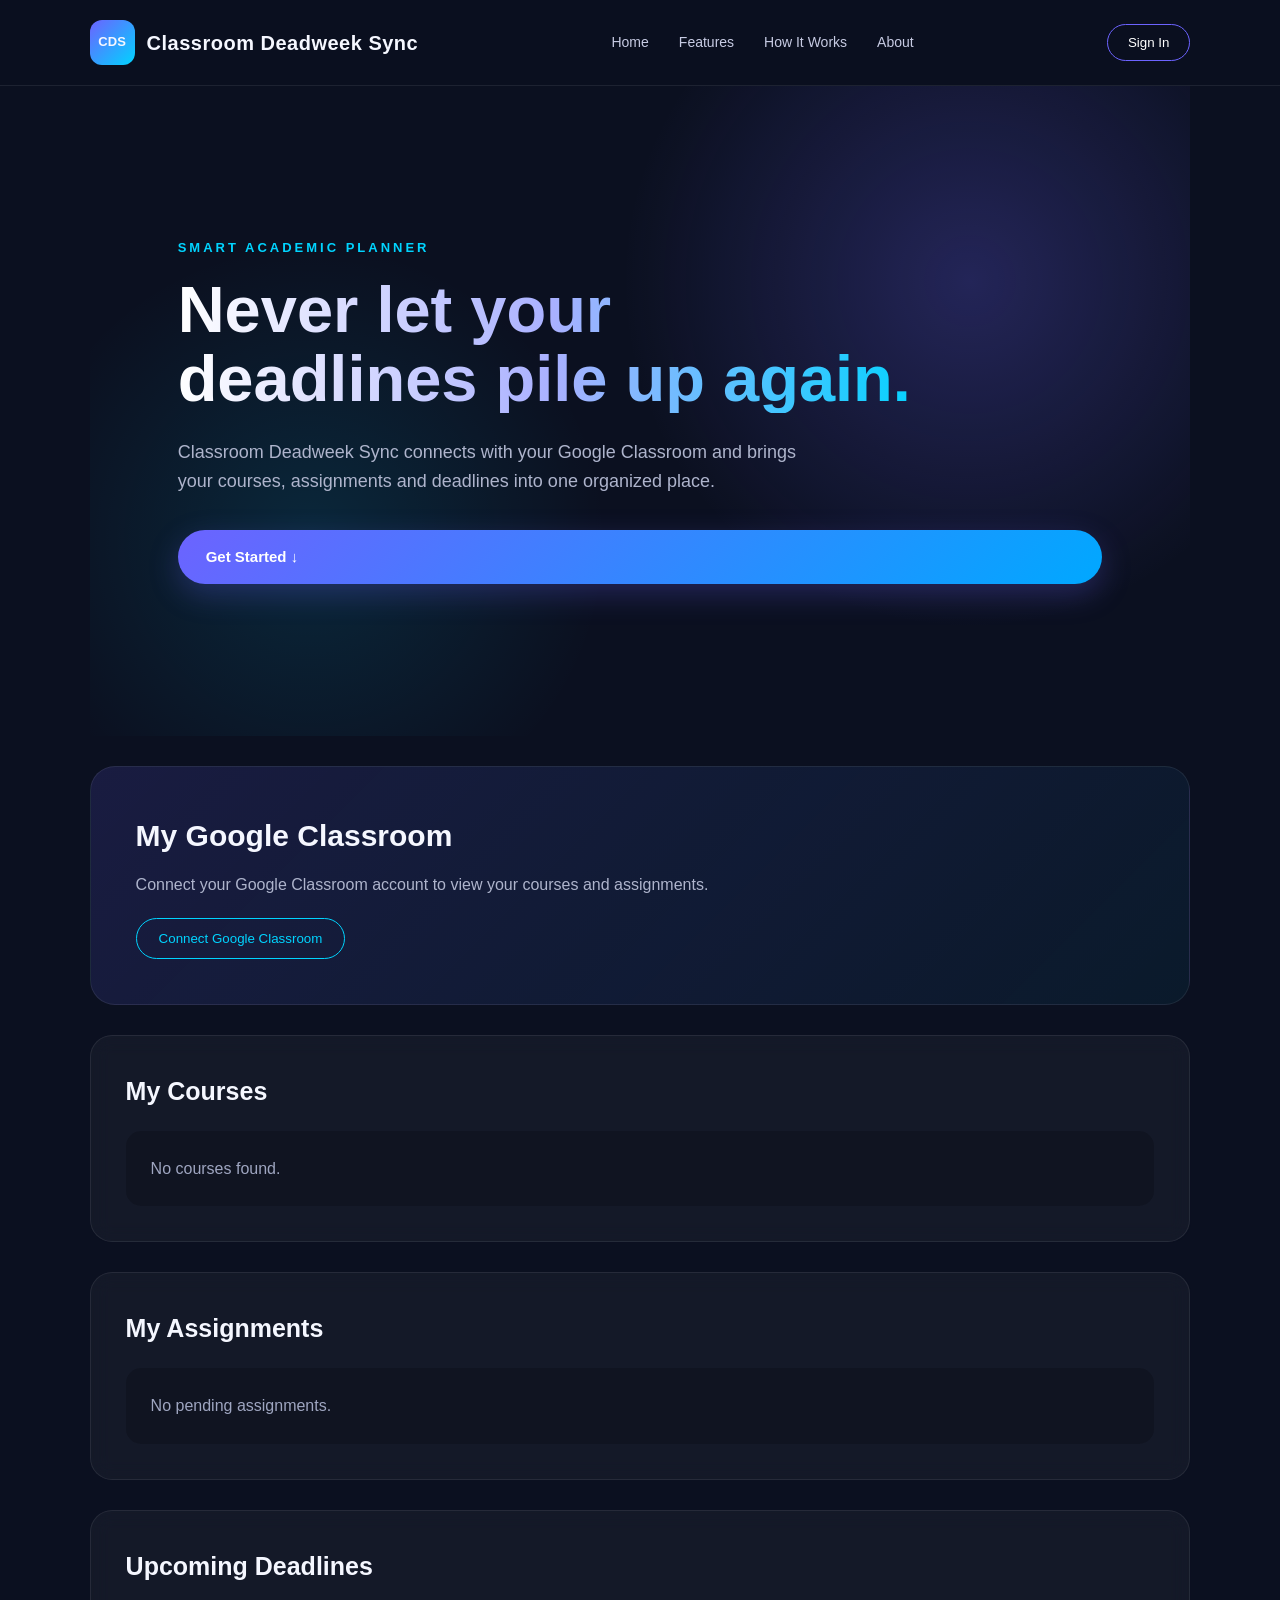
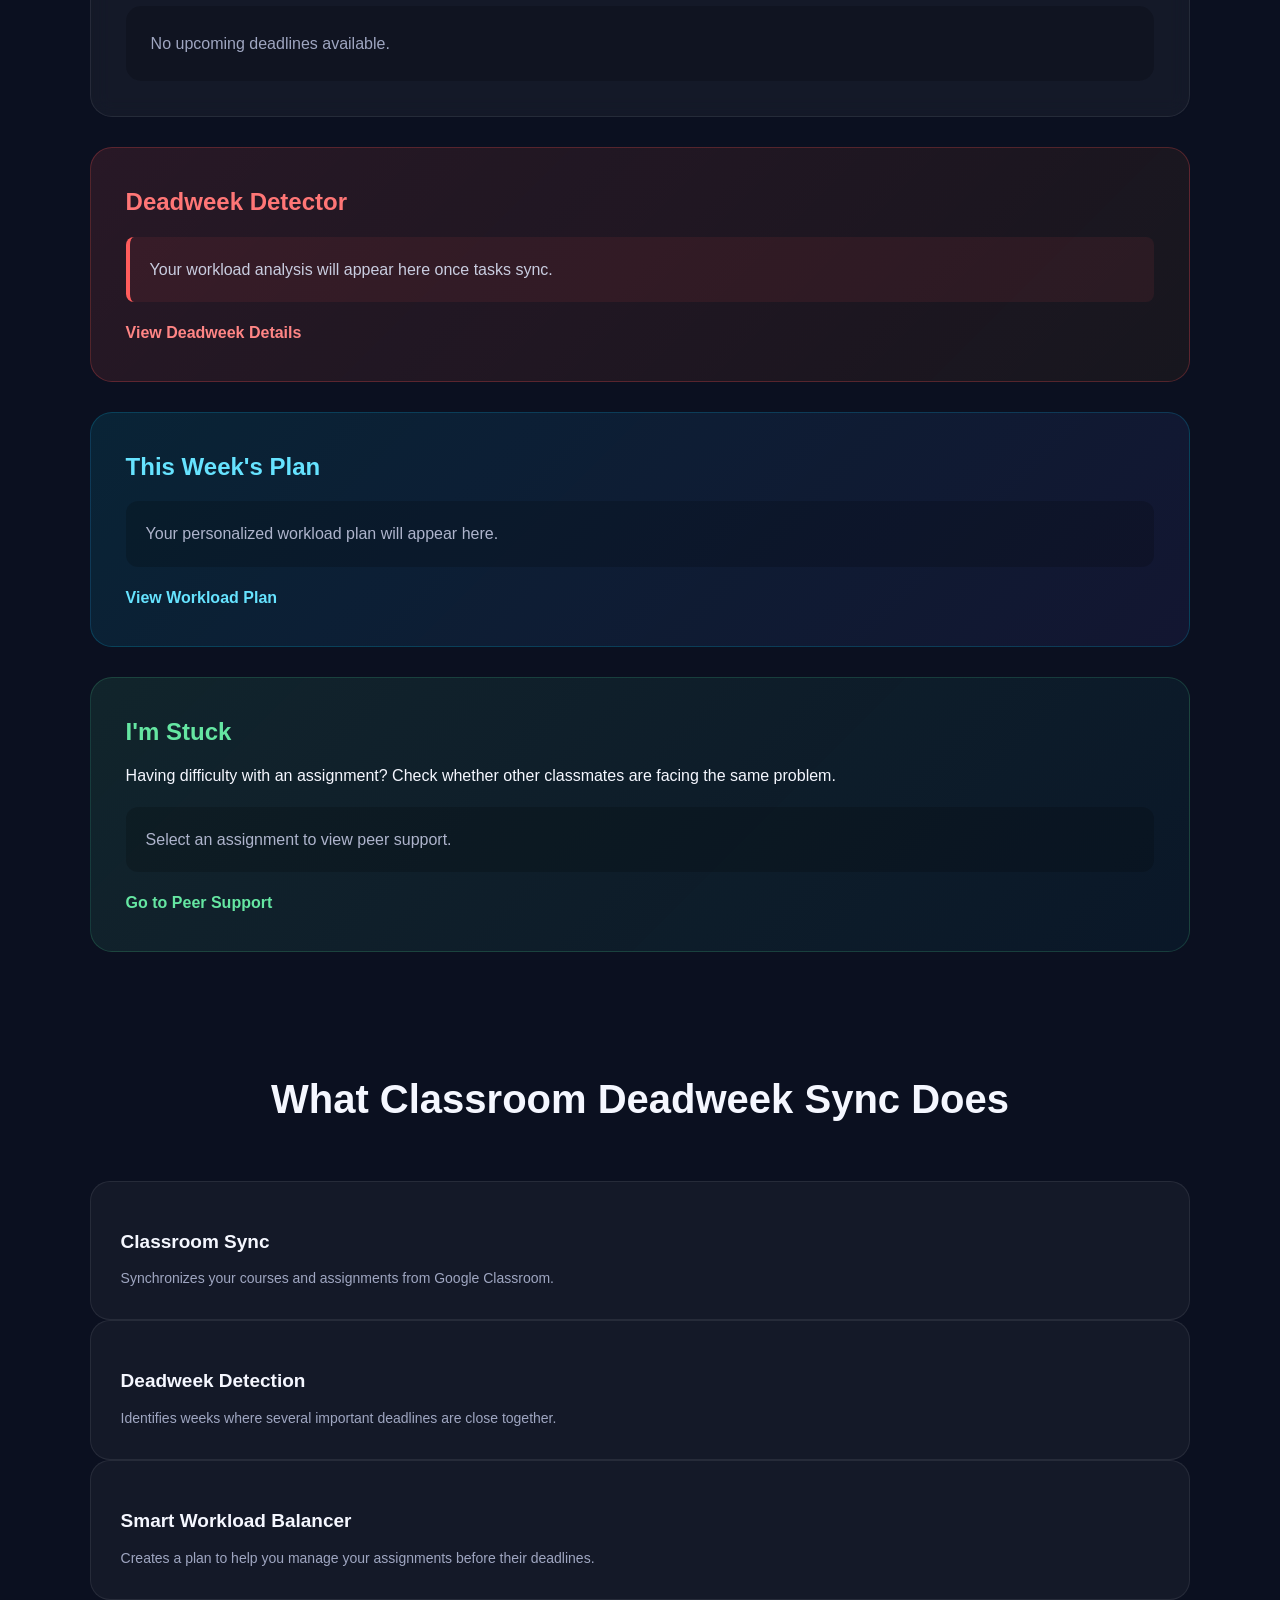
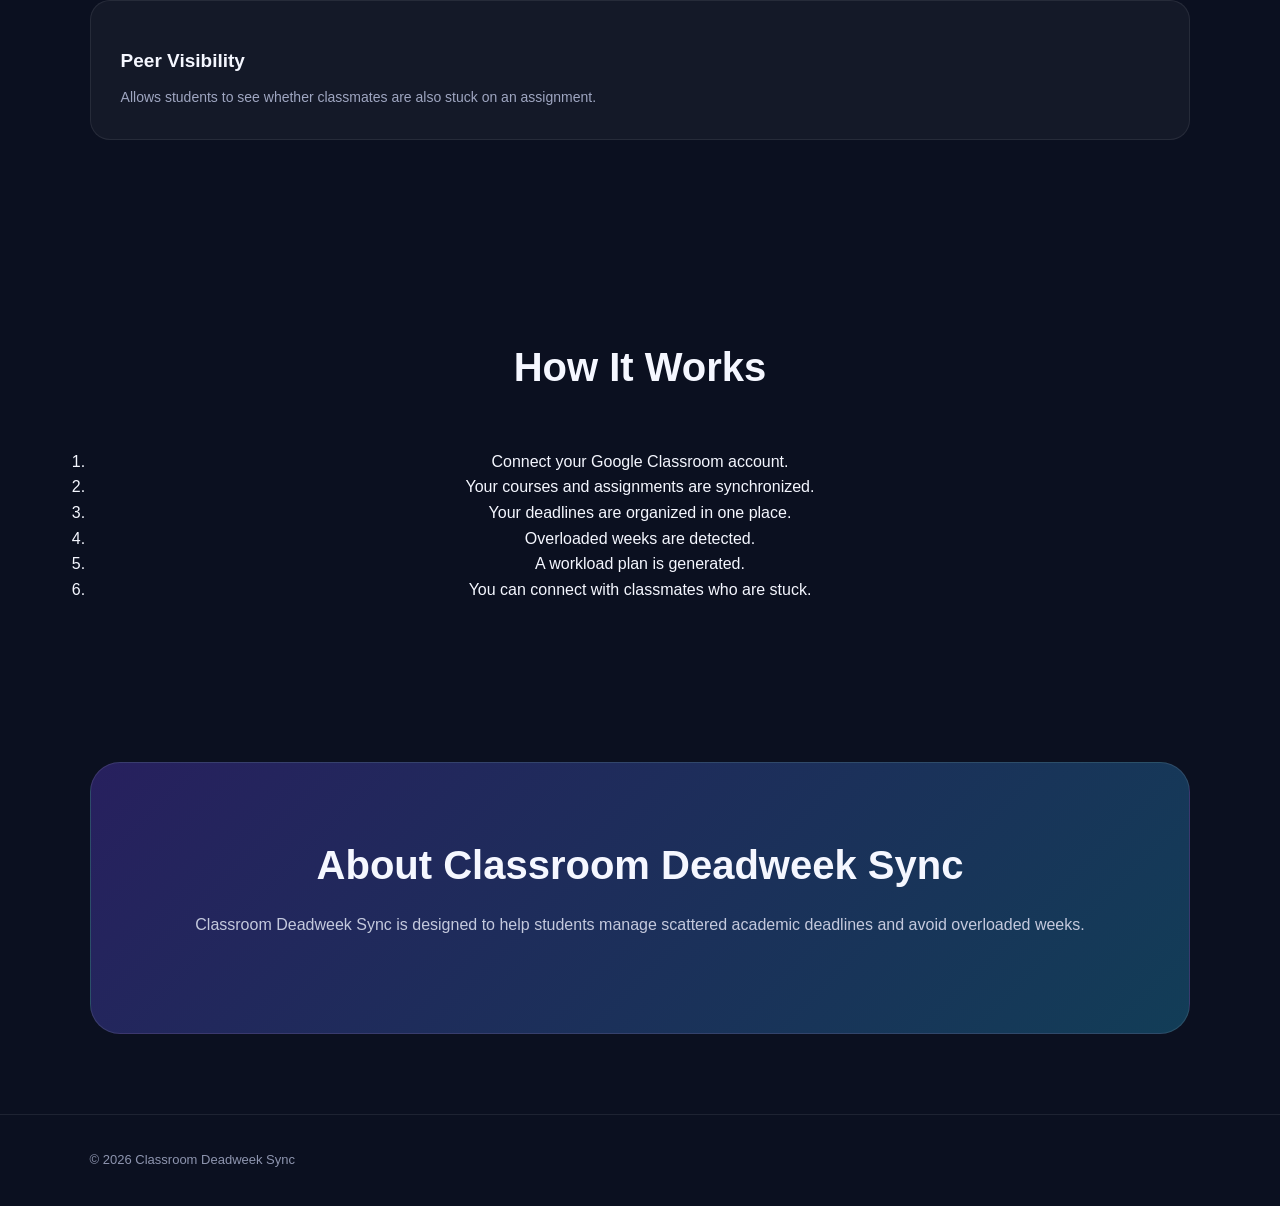
<file: index.html>
<!DOCTYPE html>
<html lang="en">

<head>
    <meta charset="UTF-8">
    <meta name="viewport" content="width=device-width, initial-scale=1.0">

    <title>Classroom Deadweek Sync</title>

    <link rel="stylesheet" href="index.css">
    <script src="https://accounts.google.com/gsi/client" async defer></script>
</head>

<body>

    <!-- Header -->

    <header>

        <div>
            <span>CDS</span>
            <h1>Classroom Deadweek Sync</h1>
        </div>

        <nav>
            <a href="#home">Home</a>
            <a href="dashboard.html" id="navDashboardLink" class="nav-hidden">Dashboard</a>
            <a href="#features">Features</a>
            <a href="#how-it-works">How It Works</a>
            <a href="#about">About</a>
        </nav>

        <button type="button">
            Sign In
        </button>

    </header>


    <!-- Main Content -->

    <main>

        <!-- Home Section -->

        <section id="home">

            <p>SMART ACADEMIC PLANNER</p>

            <h2>
                Never let your deadlines pile up again.
            </h2>

            <p>
                Classroom Deadweek Sync connects with your Google Classroom
                and brings your courses, assignments and deadlines into
                one organized place.
            </p>

            <a href="#classroom" class="hero-cta-link">
                Get Started ↓
            </a>

        </section>


        <!-- Student Classroom Information -->

        <section id="classroom">

            <h2>My Google Classroom</h2>

            <p>
                Connect your Google Classroom account to view your courses
                and assignments.
            </p>

           <button type="button" id="connectClassroomBtn">
                Connect Google Classroom
           </button>

        </section>


        <!-- Courses -->

        <section id="courses">

            <h2>My Courses</h2>

            <div id="courseList">

                <p>
                    No courses loaded yet.
                </p>

            </div>

        </section>


        <!-- Assignments -->

        <section id="assignments">

            <h2>My Assignments</h2>

            <div id="assignmentList">

                <p>
                    No assignments loaded yet.
                </p>

            </div>

        </section>


        <!-- Upcoming Deadlines -->

        <section id="deadlines">

            <h2>Upcoming Deadlines</h2>

            <div id="deadlineList">

                <p>
                    No upcoming deadlines available.
                </p>

            </div>

        </section>


        <!-- Deadweek Detector -->

        <section id="deadweek">

            <h2>Deadweek Detector</h2>

            <div id="deadweekStatus">

                <p>
                    Your workload will be analyzed after your
                    Google Classroom data is synchronized.
                </p>

            </div>

            <a href="deadweek.html">
                View Deadweek Details
            </a>

        </section>


        <!-- Smart Workload Plan -->

        <section id="workload">

            <h2>This Week's Plan</h2>

            <div id="workloadPlan">

                <p>
                    Your personalized workload plan will appear here
                    after your assignments are analyzed.
                </p>

            </div>

            <a href="workload.html">
                View Workload Plan
            </a>

        </section>


        <!-- Peer Support -->

        <section id="peer-support">

            <h2>I'm Stuck</h2>

            <p>
                Having difficulty with an assignment?
                Check whether other classmates are facing the same problem.
            </p>

            <div id="peerStatus">

                <p>
                    Select an assignment to view peer support.
                </p>

            </div>

            <a href="stuck.html">
                Go to Peer Support
            </a>

        </section>


        <!-- Features -->

        <section id="features">

            <h2>What Classroom Deadweek Sync Does</h2>

            <article>

                <h3>Classroom Sync</h3>

                <p>
                    Synchronizes your courses and assignments
                    from Google Classroom.
                </p>

            </article>


            <article>

                <h3>Deadweek Detection</h3>

                <p>
                    Identifies weeks where several important
                    deadlines are close together.
                </p>

            </article>


            <article>

                <h3>Smart Workload Balancer</h3>

                <p>
                    Creates a plan to help you manage your
                    assignments before their deadlines.
                </p>

            </article>


            <article>

                <h3>Peer Visibility</h3>

                <p>
                    Allows students to see whether classmates
                    are also stuck on an assignment.
                </p>

            </article>

        </section>


        <!-- How It Works -->

        <section id="how-it-works">

            <h2>How It Works</h2>

            <ol>

                <li>
                    Connect your Google Classroom account.
                </li>

                <li>
                    Your courses and assignments are synchronized.
                </li>

                <li>
                    Your deadlines are organized in one place.
                </li>

                <li>
                    Overloaded weeks are detected.
                </li>

                <li>
                    A workload plan is generated.
                </li>

                <li>
                    You can connect with classmates who are stuck.
                </li>

            </ol>

        </section>


        <!-- About -->

        <section id="about">

            <h2>About Classroom Deadweek Sync</h2>

            <p>
                Classroom Deadweek Sync is designed to help students
                manage scattered academic deadlines and avoid
                overloaded weeks.
            </p>

        </section>

    </main>


    <!-- Footer -->

    <footer>

        <p>
            &copy; 2026 Classroom Deadweek Sync
        </p>

    </footer>

    <script src="script.js"></script>

</body>

</html>
</file>
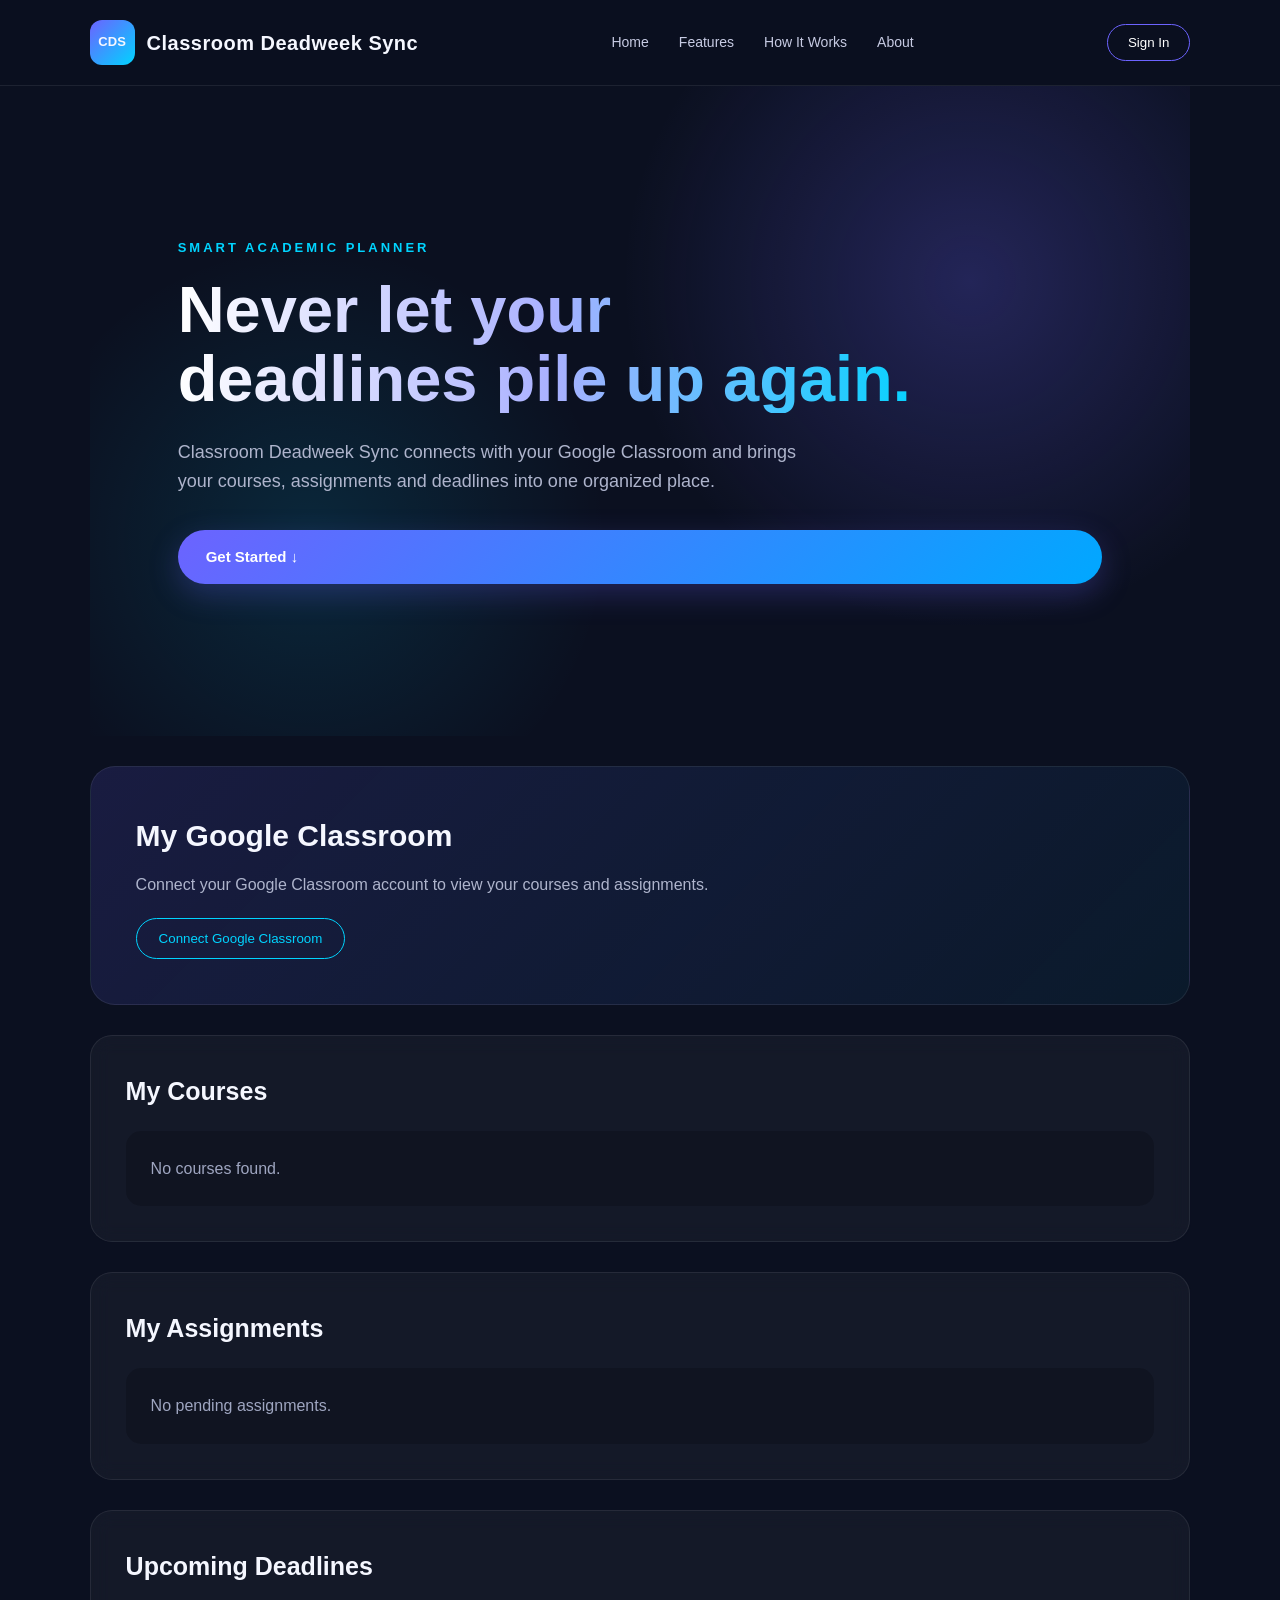
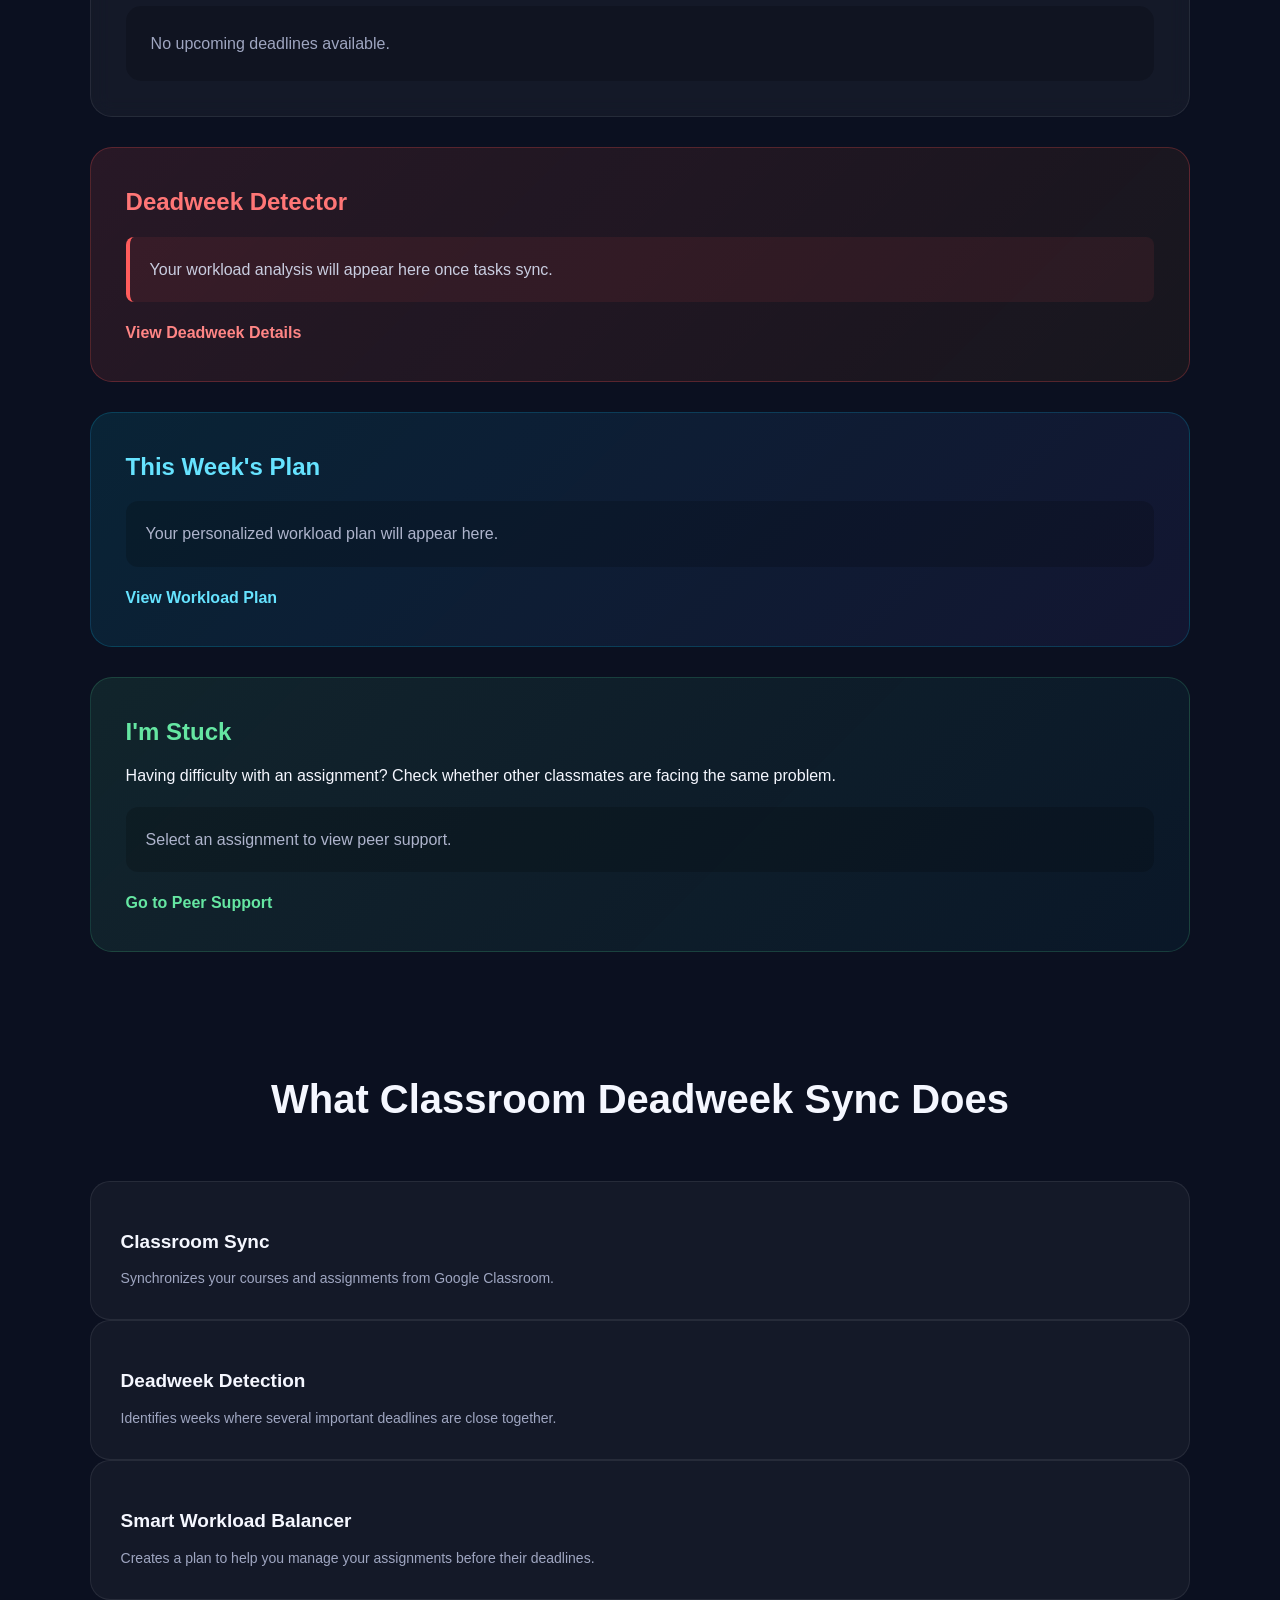
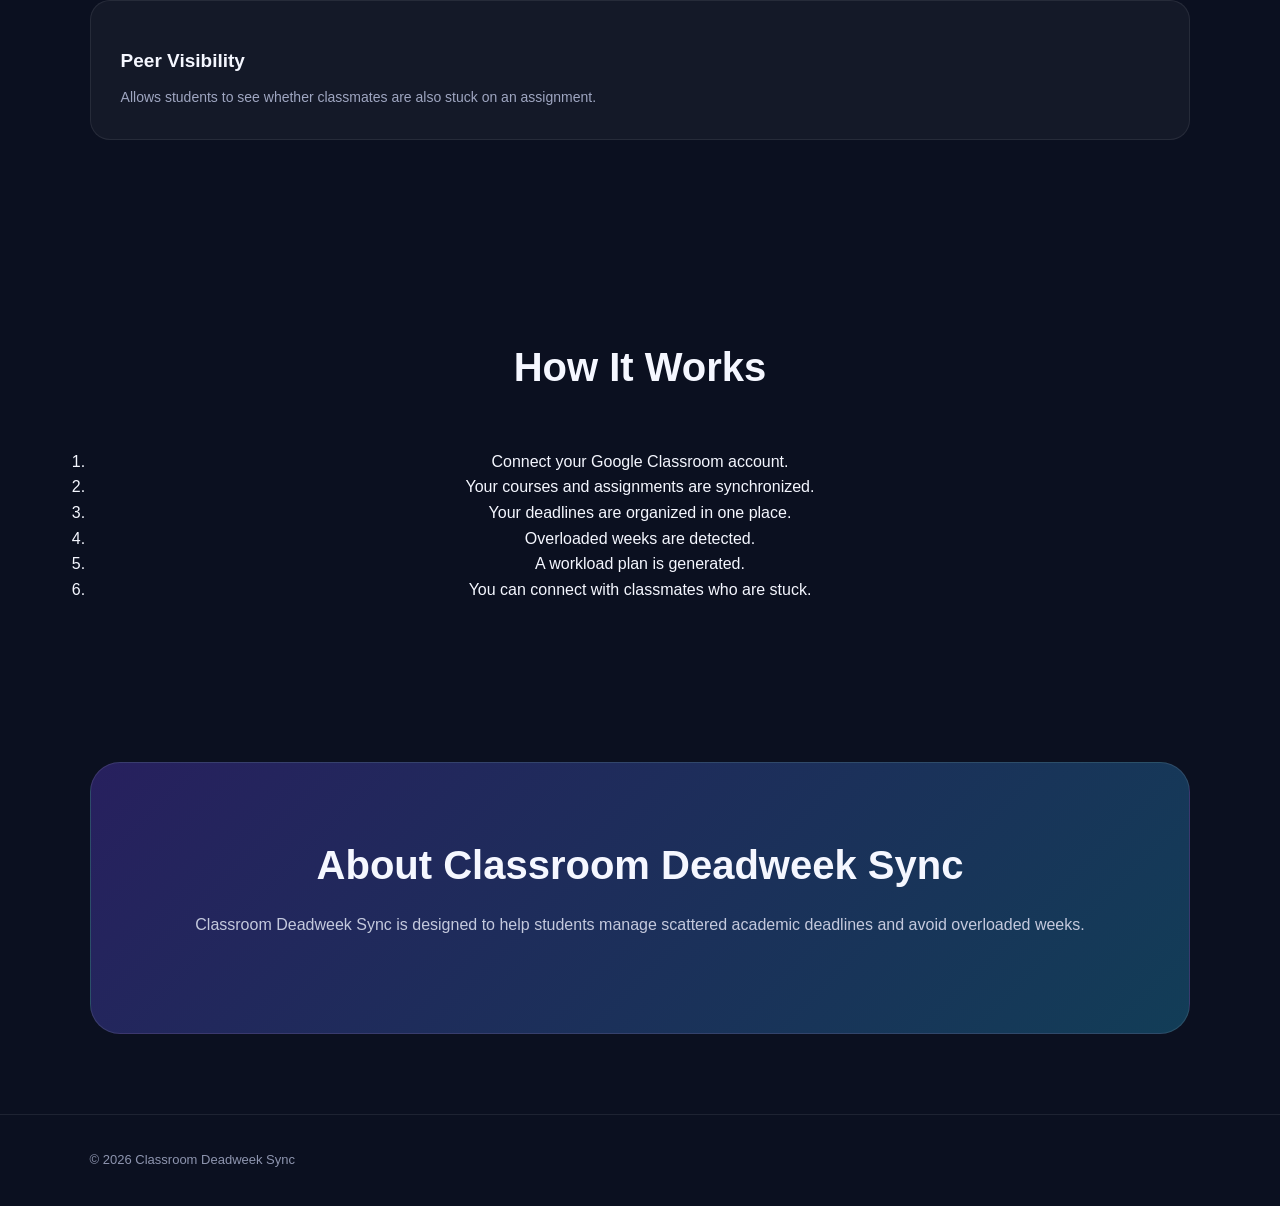
<file: calendar.html>
<!DOCTYPE html>
<html lang="en">

<head>

    <meta charset="UTF-8">

    <meta name="viewport" content="width=device-width, initial-scale=1.0">

    <title>Calendar | Classroom Deadweek Sync</title>

    <link rel="stylesheet" href="calendar.css">

</head>


<body>


    <!-- =================================================
         HEADER
         ================================================= -->

    <header>

        <div class="logo">

            <h1>Classroom Deadweek Sync</h1>

        </div>


        <nav>
            <a href="dashboard.html">Dashboard</a>

            <a href="calendar.html">Calendar</a>

            <a href="deadweek.html">Deadweek</a>

            <a href="workload.html">Workload</a>

            <a href="stuck.html">I'm Stuck</a>

        </nav>

    </header>



    <!-- =================================================
         MAIN
         ================================================= -->

    <main>


        <!-- =================================================
             CALENDAR INTRODUCTION
             ================================================= -->

        <section class="calendar-heading">

            <p>YOUR ACADEMIC SCHEDULE</p>

            <h2>Deadline Calendar</h2>

            <p>
                View your courses, assignments and deadlines
                from Google Classroom in one place.
            </p>

        </section>



        <!-- =================================================
             CALENDAR NAVIGATION
             ================================================= -->

        <section class="calendar-controls">


            <button
                type="button"
                id="previousYear">

                «

            </button>


            <button
                type="button"
                id="previousMonth">

                ←

            </button>


            <div class="calendar-title">

                <h2 id="currentMonth">
                    August
                </h2>

                <p id="currentYear">
                    2026
                </p>

            </div>


            <button
                type="button"
                id="nextMonth">

                →

            </button>


            <button
                type="button"
                id="nextYear">

                »

            </button>


        </section>



        <!-- =================================================
             TODAY BUTTON
             ================================================= -->

        <div class="today-button-container">

            <button
                type="button"
                id="todayButton">

                Today

            </button>

        </div>



        <!-- =================================================
             CALENDAR
             ================================================= -->

        <section class="calendar-container">


            <!-- WEEK DAYS -->

            <div class="calendar-days">

                <div>MON</div>

                <div>TUE</div>

                <div>WED</div>

                <div>THU</div>

                <div>FRI</div>

                <div>SAT</div>

                <div>SUN</div>

            </div>



            <!-- DATES -->

            <div
                class="calendar-grid"
                id="calendarGrid">

                <!--

                    JavaScript will automatically
                    generate all dates here.

                -->

            </div>


        </section>



        <!-- =================================================
             CALENDAR LEGEND
             ================================================= -->

        <section class="calendar-legend">


            <h2>Deadline Types</h2>


            <div class="legend-items">


                <div class="legend-item">

                    <span
                        class="legend-dot assignment-dot">
                    </span>

                    <p>
                        Assignment
                    </p>

                </div>



                <div class="legend-item">

                    <span
                        class="legend-dot exam-dot">
                    </span>

                    <p>
                        Exam / Midterm
                    </p>

                </div>



                <div class="legend-item">

                    <span
                        class="legend-dot project-dot">
                    </span>

                    <p>
                        Project
                    </p>

                </div>



                <div class="legend-item">

                    <span
                        class="legend-dot deadweek-dot">
                    </span>

                    <p>
                        Deadweek
                    </p>

                </div>


            </div>


        </section>



        <!-- =================================================
             UPCOMING DEADLINES
             ================================================= -->

        <section class="upcoming-deadlines">


            <div class="section-title">


                <div>

                    <p>COMING UP</p>

                    <h2>
                        Upcoming Deadlines
                    </h2>

                </div>


                <span id="deadlineCount">
                    0 deadlines
                </span>


            </div>



            <div id="upcomingDeadlineList">

                <p>
                    No upcoming deadlines.
                </p>

            </div>


        </section>



        <!-- =================================================
             DEADWEEK DETECTOR
             ================================================= -->

        <section class="deadweek-alert">


            <div>

                <p>
                    WORKLOAD CHECK
                </p>


                <h2>
                    Deadweek Detector
                </h2>


                <p id="deadweekStatus">

                    Your calendar will be checked for
                    weeks containing too many deadlines.

                </p>

            </div>



            <div class="deadweek-action">


                <button
                    type="button"
                    id="checkDeadweek">

                    Check My Workload

                </button>


            </div>


        </section>



        <!-- =================================================
             SELECTED DATE
             ================================================= -->

        <section class="selected-day">


            <p>
                SELECTED DATE
            </p>


            <h2 id="selectedDate">

                Select a date

            </h2>


            <div id="selectedDayAssignments">


                <p>

                    Click any date to see
                    assignments and deadlines.

                </p>


            </div>


        </section>


    </main>



    <!-- =================================================
         FOOTER
         ================================================= -->

    <footer>


        <p>
            &copy; 2026 Classroom Deadweek Sync
        </p>


        <p>
            Your deadlines. One place. No surprises.
        </p>


    </footer>



    <!-- =================================================
         JAVASCRIPT
         ================================================= -->

    <script src="script.js"></script>


</body>

</html>
</file>
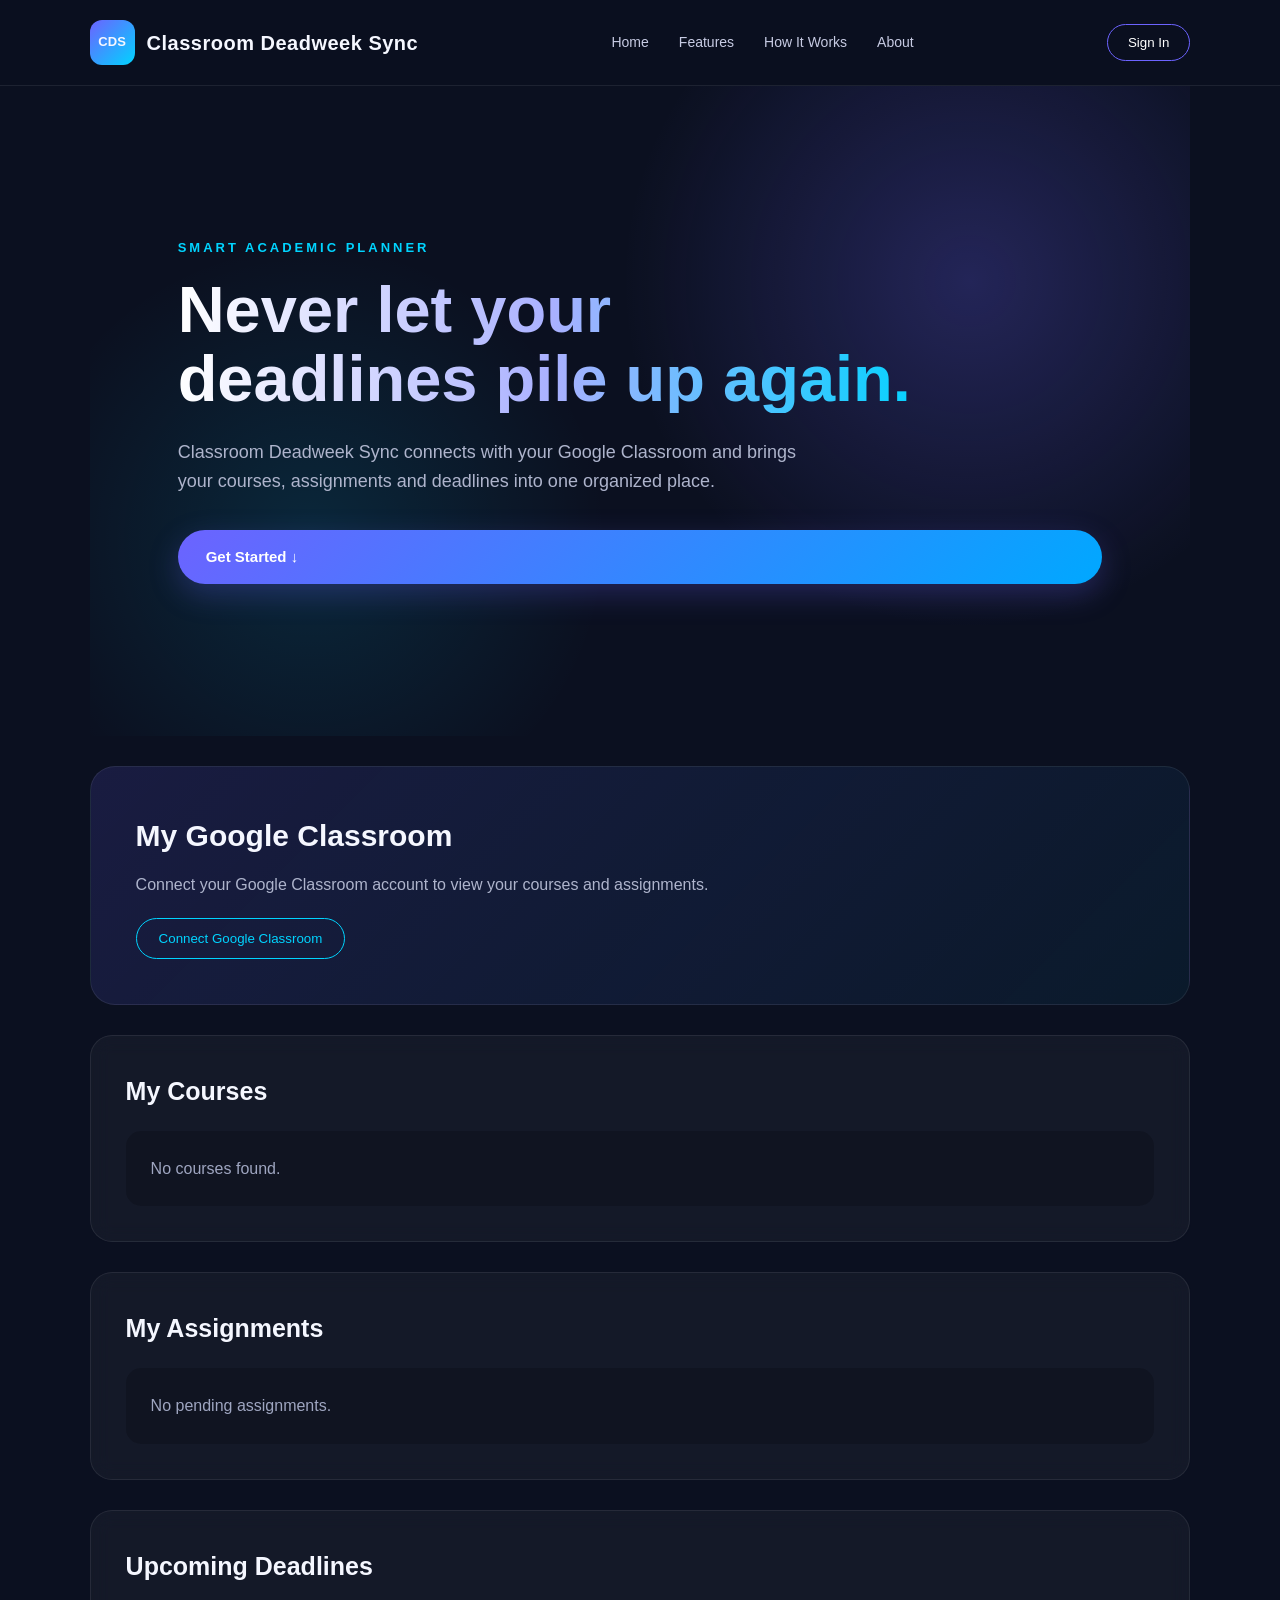
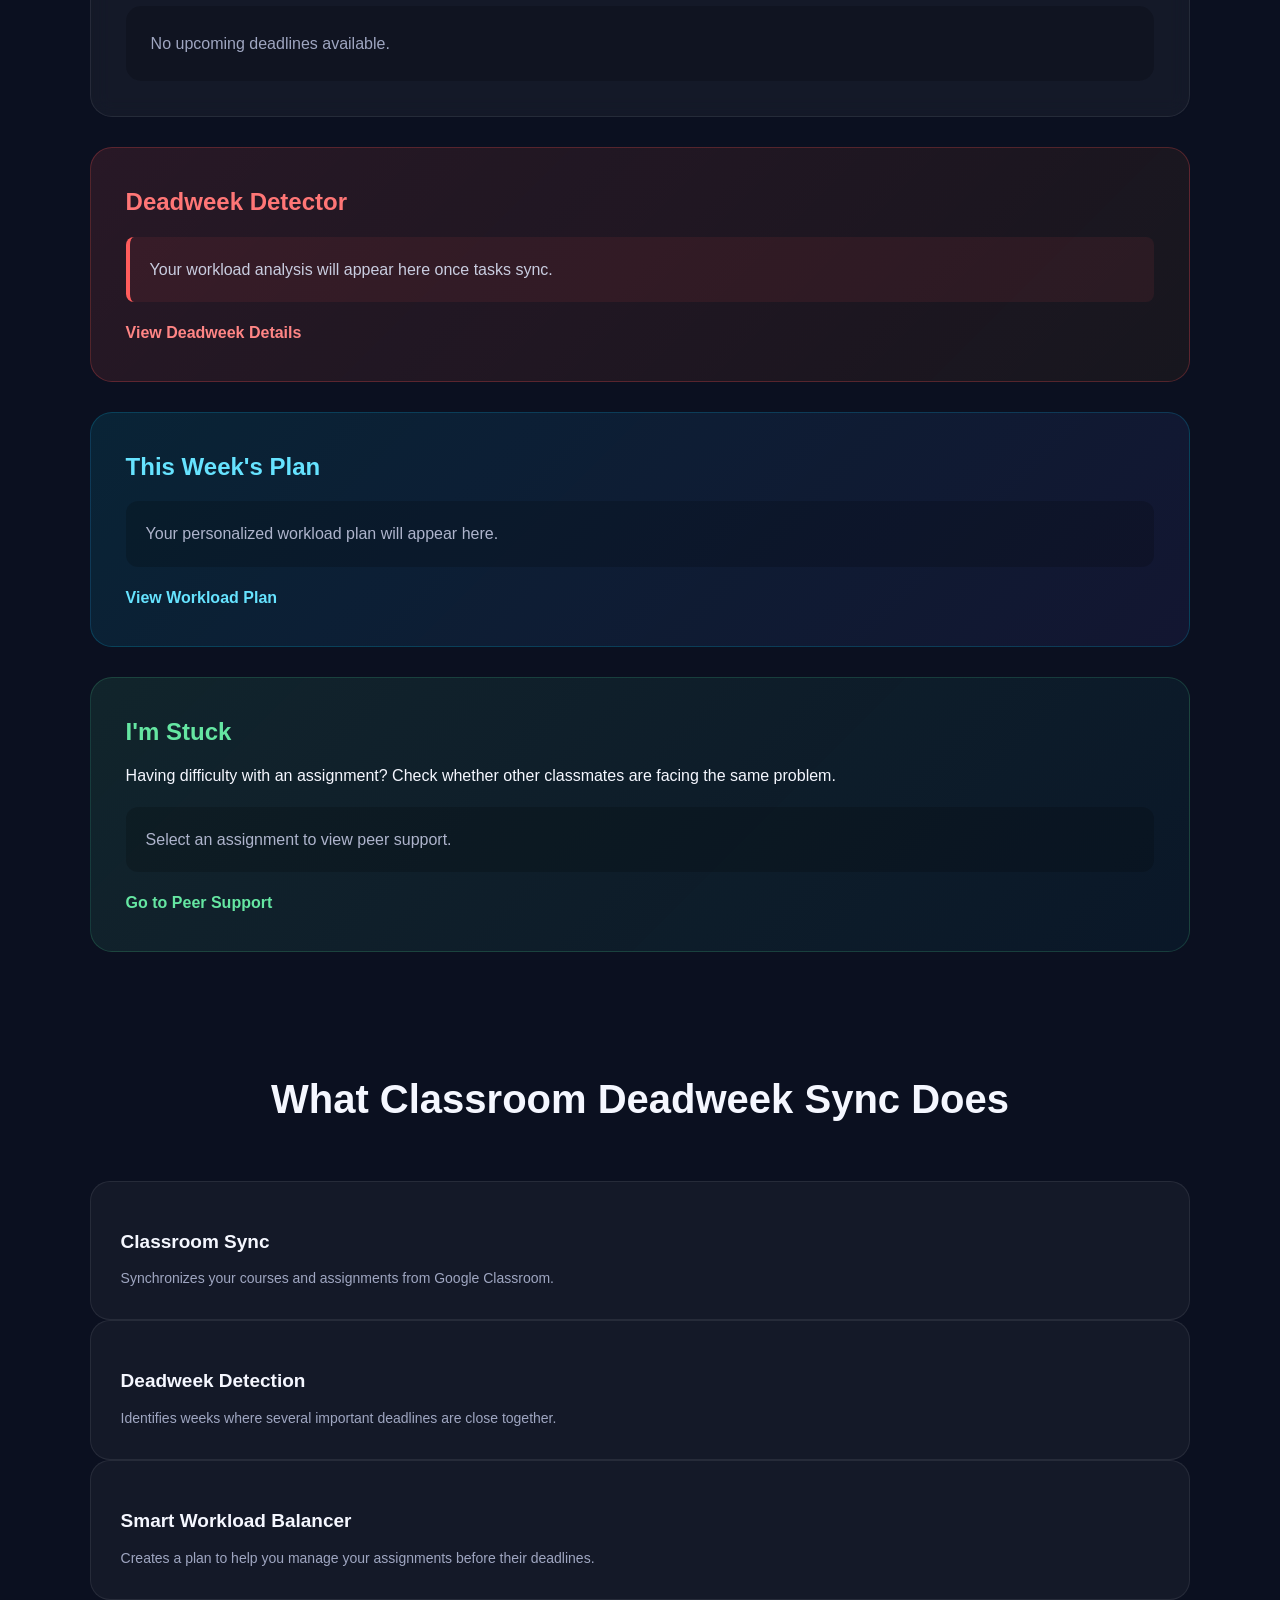
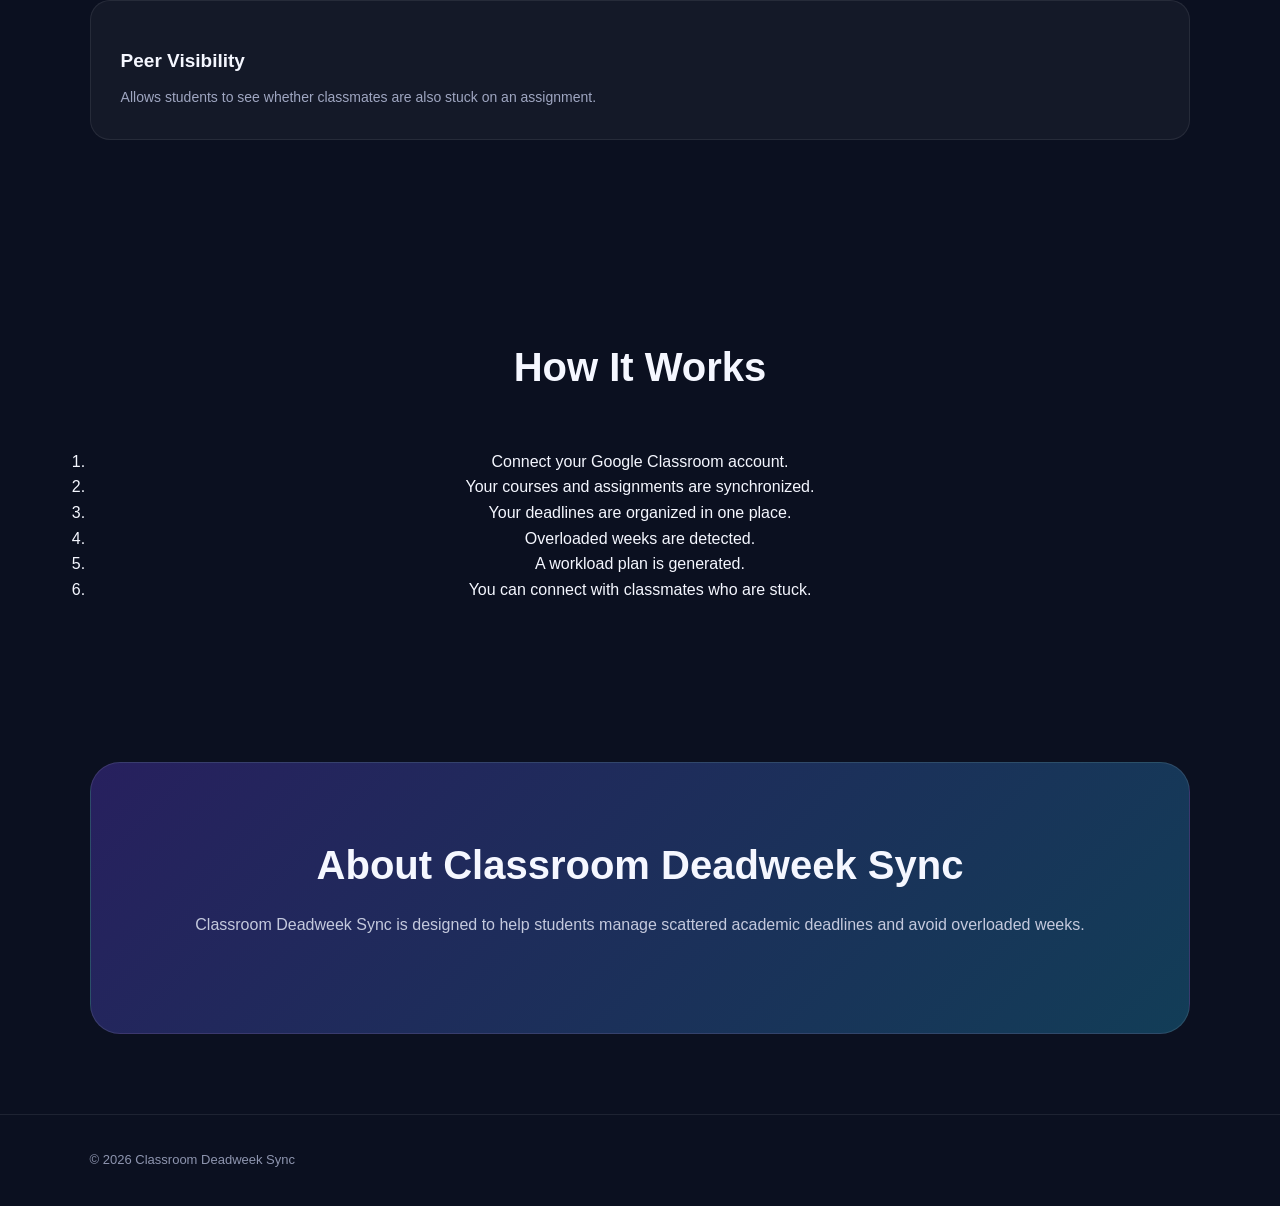
<file: dashboard.html>
<!DOCTYPE html>
<html lang="en">

<head>
    <meta charset="UTF-8">
    <meta name="viewport" content="width=device-width, initial-scale=1.0">

    <title>Dashboard - Classroom Deadweek Sync</title>

    <link rel="stylesheet" href="dashboard.css">
</head>

<body>

    <header>

        <h1>Classroom Deadweek Sync</h1>

        <nav>
            <a href="dashboard.html">Dashboard</a>
            <a href="calendar.html">Calendar</a>
            <a href="deadweek.html">Deadweek</a>
            <a href="workload.html">Workload</a>
            <a href="stuck.html">I'm Stuck</a>
        </nav>

    </header>


    <main>

        <h2>Welcome, Student!</h2>

        <p>
            Here is your Google Classroom assignment overview.
        </p>


        <!-- Overview -->

        <section>

            <h2>Overview</h2>

            <div>
                <h3 id="courseCount">0</h3>
                <p>Courses</p>
            </div>

            <div>
                <h3 id="assignmentCount">0</h3>
                <p>Pending Assignments</p>
            </div>

            <div>
                <h3 id="deadlineCount">0</h3>
                <p>Upcoming Deadlines</p>
            </div>

            <div>
                <h3 id="deadweekCount">0</h3>
                <p>Deadweek Alerts</p>
            </div>

        </section>


        <!-- Google Classroom Courses -->

        <section>

            <h2>My Google Classroom Courses</h2>

            <div id="courseList">

                <p>
                    Your Google Classroom courses will appear here.
                </p>

            </div>

        </section>


        <!-- Upcoming Assignments -->

        <section>

            <h2>Upcoming Assignments</h2>

            <div id="assignmentList">

                <p>
                    Your Google Classroom assignments will appear here.
                </p>

            </div>

        </section>


        <!-- Deadweek Alert -->

        <section>

            <h2>Deadweek Alert</h2>

            <div id="deadweekMessage">

                <p>
                    Your workload analysis will appear here.
                </p>

            </div>

            <a href="deadweek.html">
                View Deadweek Details
            </a>

        </section>


        <!-- Smart Workload Plan -->

        <section>

            <h2>This Week's Plan</h2>

            <div id="workloadPlan">

                <p>
                    Your personalized workload plan will appear here.
                </p>

            </div>

            <a href="workload.html">
                View Full Workload Plan
            </a>

        </section>


        <!-- Peer Support -->

        <section>

            <h2>Peer Support</h2>

            <p>
                Are you stuck on an assignment?
            </p>

            <div id="peerStatus">

                <p>
                    Select an assignment to see how many classmates
                    are facing the same problem.
                </p>

            </div>

            <a href="stuck.html">
                I'm Stuck
            </a>

        </section>

    </main>


    <footer>

        <p>
            &copy; 2026 Classroom Deadweek Sync
        </p>

    </footer>

    <script src="script.js"></script>

</body>

</html>
</file>
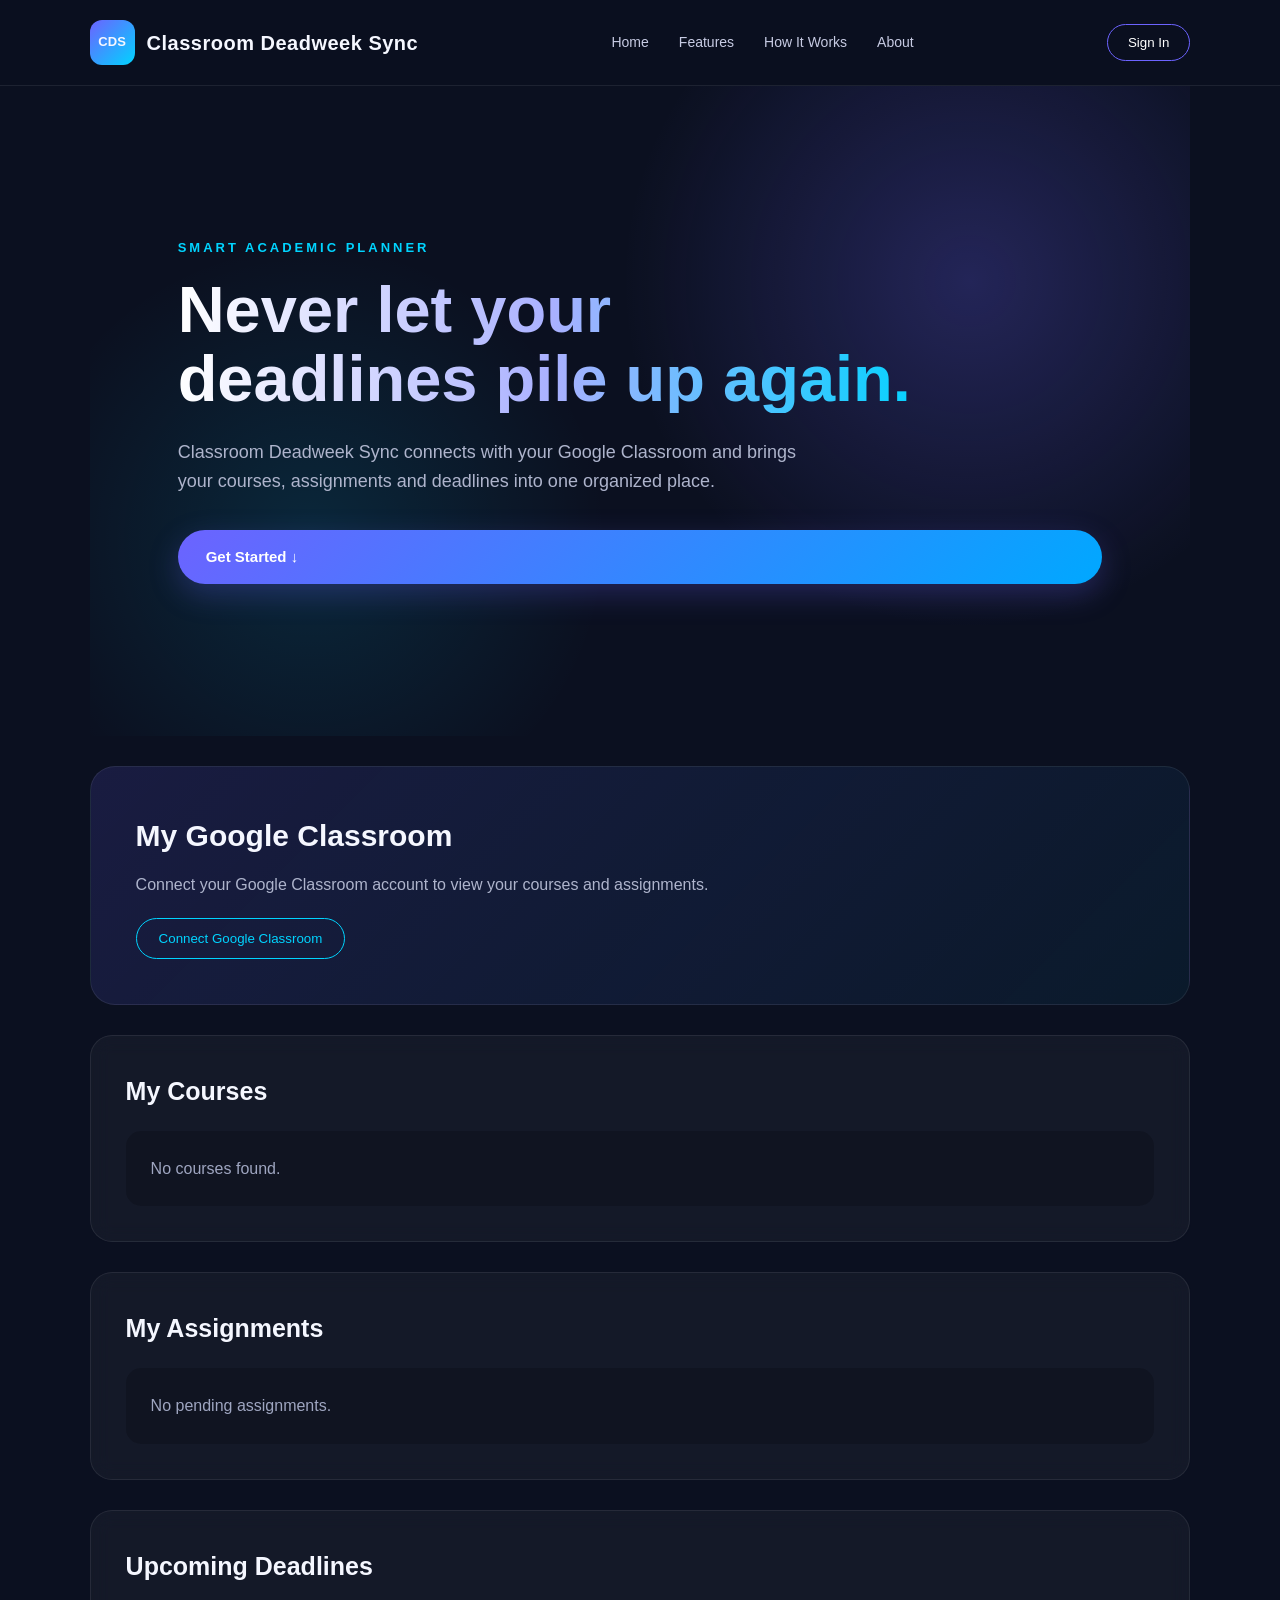
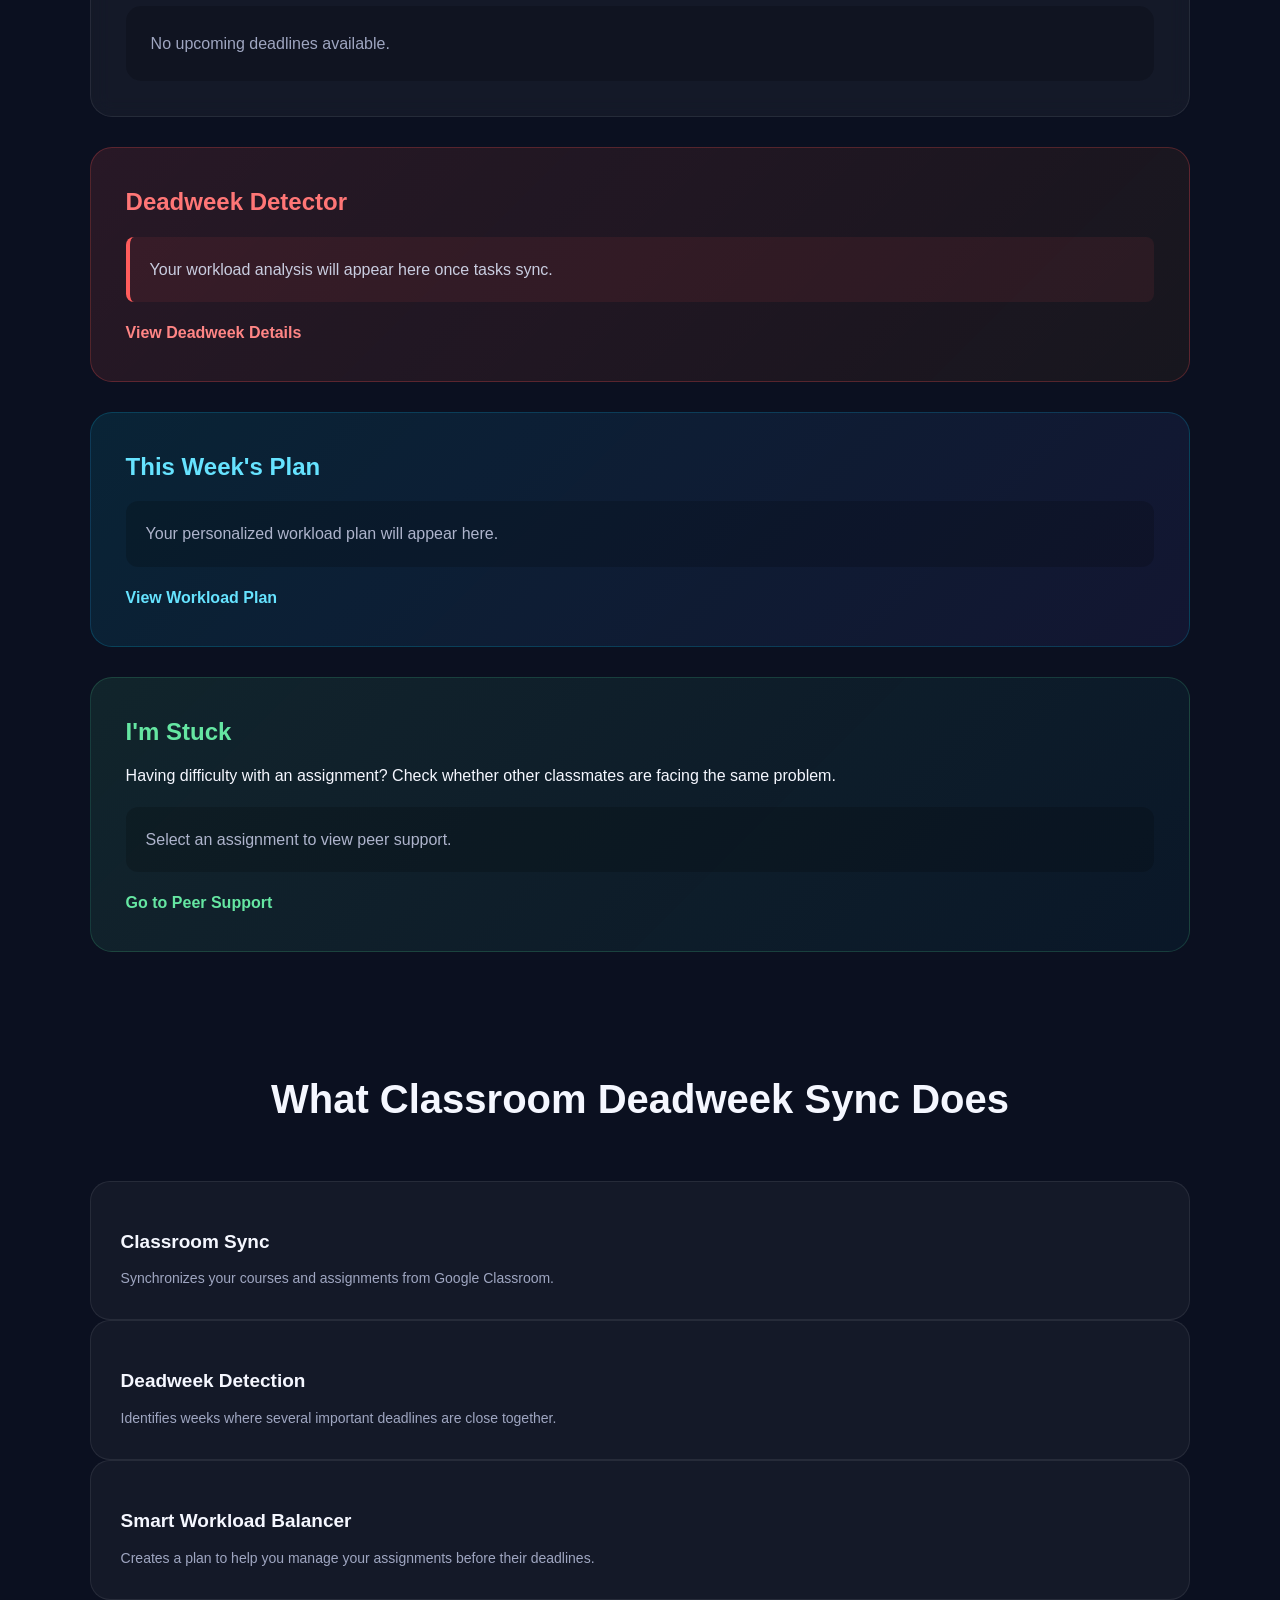
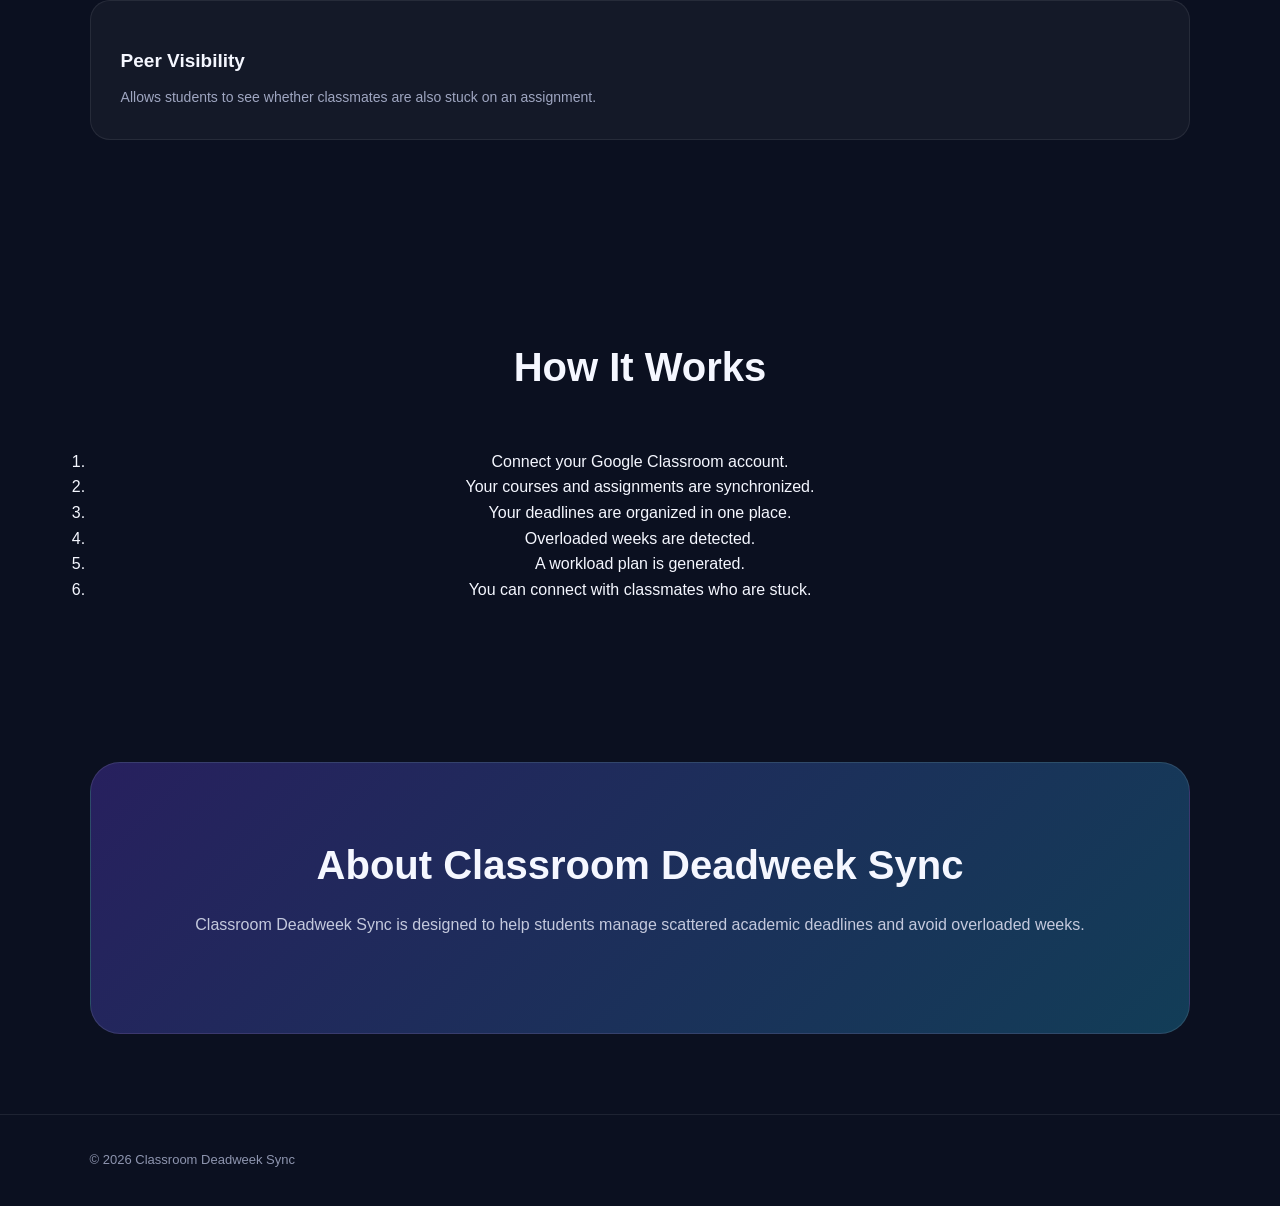
<file: deadweek.html>
<!DOCTYPE html>
<html lang="en">
<head>
    <meta charset="UTF-8">
    <meta name="viewport" content="width=device-width, initial-scale=1.0">
    <title>Deadweek Detector | Classroom Deadweek Sync</title>
    <link rel="stylesheet" href="deadweek.css">
</head>
<body>
    <header>
        <div class="logo">
            <h1>Classroom Deadweek Sync</h1>
        </div>
        <nav>
            <a href="dashboard.html">Dashboard</a>
            <a href="calendar.html">Calendar</a>
            <a href="deadweek.html">Deadweek</a>
            <a href="workload.html">Workload</a>
            <a href="stuck.html">I'm Stuck</a>
        </nav>
    </header>

    <main>
        <section class="deadweek-intro">
            <p class="small-title">WEEKLY WORKLOAD</p>
            <h2>Deadweek Detector</h2>
            <p>Your workload, analyzed from your connected Google Classroom courses.</p>
        </section>

        <section class="classroom-status">
            <div>
                <p>GOOGLE CLASSROOM</p>
                <h2>Connected Courses</h2>
                <span id="classroomConnectionStatus">Waiting for Google Classroom data...</span>
            </div>
            <div>
                <!-- FIXED ID: deadweekCourseCount -->
                <span id="deadweekCourseCount">0 Courses</span>
            </div>
        </section>

        <section class="deadweek-status">
            <div class="status-heading">
                <div>
                    <p>CURRENT WORKLOAD</p>
                    <h2>How Packed Is Your Week?</h2>
                </div>
                <span id="statusBadge">ANALYZING</span>
            </div>

            <div class="pressure-area">
                <div class="pressure-score">
                    <span id="pressureScore">0</span>
                    <p>DEADLINES</p>
                </div>
                <div class="pressure-message">
                    <h3 id="pressureTitle">Waiting for your classroom data</h3>
                    <p id="pressureDescription">Once your Google Classroom courses and assignments are available, this page will analyze your workload.</p>
                </div>
            </div>
        </section>

        <section class="connected-courses">
            <div class="section-header">
                <div>
                    <p>YOUR CLASSROOM</p>
                    <h2>Course Workload</h2>
                </div>
            </div>

            <!-- FIXED ID: deadweekCourseList -->
            <div class="course-list" id="deadweekCourseList">
                <div class="empty-course-state">
                    <span>📚</span>
                    <h3>No Classroom Data Yet</h3>
                    <p>Connect Google Classroom from the Home page to see your courses and deadlines here.</p>
                    <a href="index.html">Connect Google Classroom →</a>
                </div>
            </div>
        </section>

        <section class="deadweek-detection">
            <div class="section-header">
                <div>
                    <p>WEEKLY ANALYSIS</p>
                    <h2>Deadweek Radar</h2>
                </div>
                <button type="button" id="scanWorkload">Scan My Calendar</button>
            </div>

            <div class="week-list" id="weekList">
                <div class="empty-week-state">
                    <p>Your weekly workload will appear here after your Classroom data is loaded.</p>
                </div>
            </div>
        </section>

        <section class="deadweek-warning">
            <div class="warning-icon">⚠</div>
            <div class="warning-content">
                <p>WORKLOAD ALERT</p>
                <h2 id="warningTitle">No Deadweek Detected</h2>
                <p id="warningMessage">Connect your Google Classroom to automatically detect weeks where multiple deadlines are clustered.</p>
            </div>
            <div class="warning-action">
                <a href="workload.html">Create My Plan →</a>
            </div>
        </section>

        <section class="deadline-breakdown">
            <div class="section-header">
                <div>
                    <p>DEADLINE ANALYSIS</p>
                    <h2>Your Deadline Breakdown</h2>
                </div>
            </div>
            <div class="breakdown-grid">
                <div class="breakdown-card">
                    <span>📘</span>
                    <!-- FIXED ID: deadweekAssignmentCount -->
                    <strong id="deadweekAssignmentCount">0</strong>
                    <p>Assignments</p>
                </div>
                <div class="breakdown-card">
                    <span>🧪</span>
                    <strong id="examCount">0</strong>
                    <p>Exams</p>
                </div>
                <div class="breakdown-card">
                    <span>🚀</span>
                    <strong id="projectCount">0</strong>
                    <p>Projects</p>
                </div>
                <div class="breakdown-card">
                    <span>📚</span>
                    <strong id="courseTotal">0</strong>
                    <p>Courses</p>
                </div>
            </div>
        </section>

        <section class="smart-recommendation">
            <div class="recommendation-label">
                <span>✦</span>
                <p>SMART RECOMMENDATION</p>
            </div>
            <h2 id="recommendationTitle">Waiting for your workload...</h2>
            <p id="smartAdvice">After your Google Classroom courses and deadlines are loaded, the system will suggest when you should start preparing for important work.</p>
            <a href="workload.html">View This Week's Plan →</a>
        </section>

        <section class="peer-deadweek">
            <div class="section-header">
                <div>
                    <p>STUDENT NETWORK</p>
                    <h2>Classmates Facing The Same Deadline</h2>
                </div>
            </div>
            <div class="peer-status" id="peerDeadweekStatus">
                <div class="peer-number">
                    <span id="peerCount">0</span>
                </div>
                <div>
                    <h3>Students reported difficulty</h3>
                    <p>When students flag an assignment as "I'm Stuck", you'll be able to see how many classmates are facing the same problem.</p>
                </div>
            </div>
            <a href="#">View Peer Activity →</a>
        </section>
    </main>

    <footer>
        <p>&copy; 2026 Classroom Deadweek Sync</p>
        <p>Detect early. Prepare smart. Stress less.</p>
    </footer>

    <script src="script.js"></script>
</body>
</html>
</file>
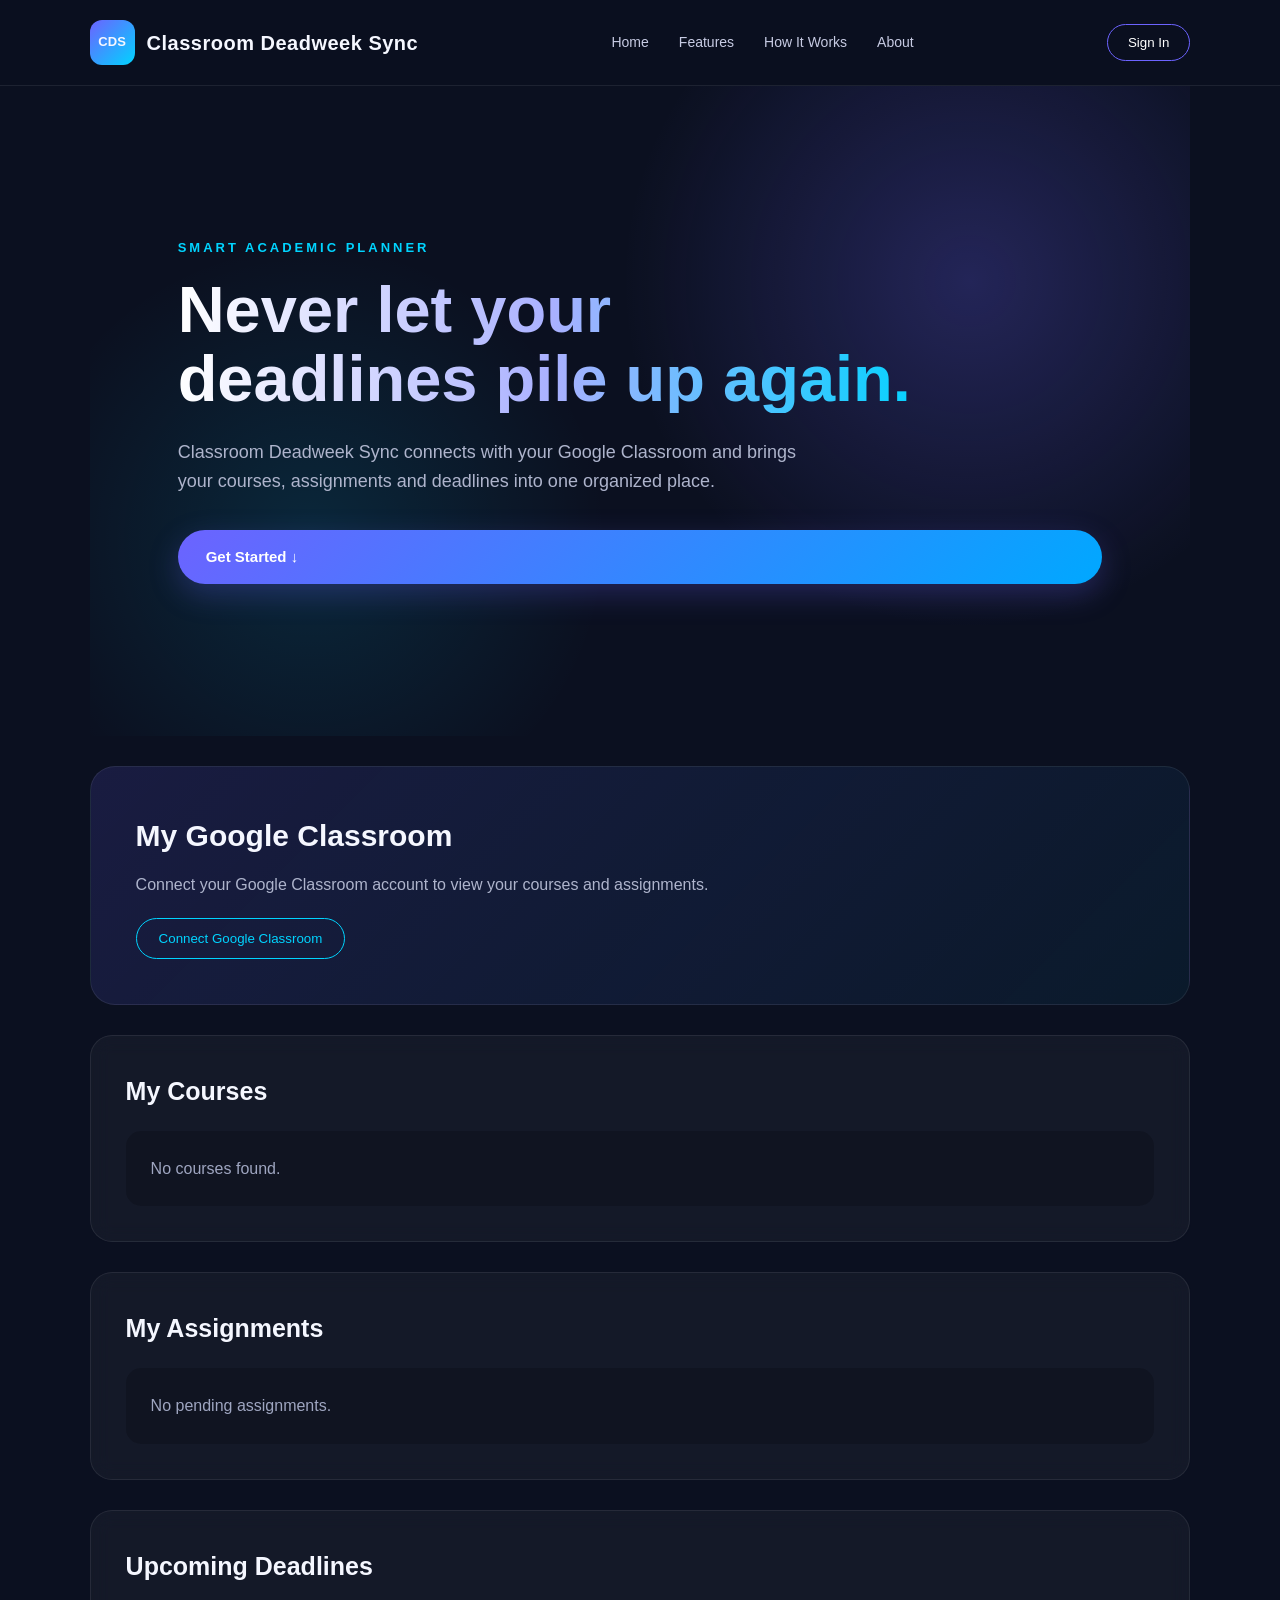
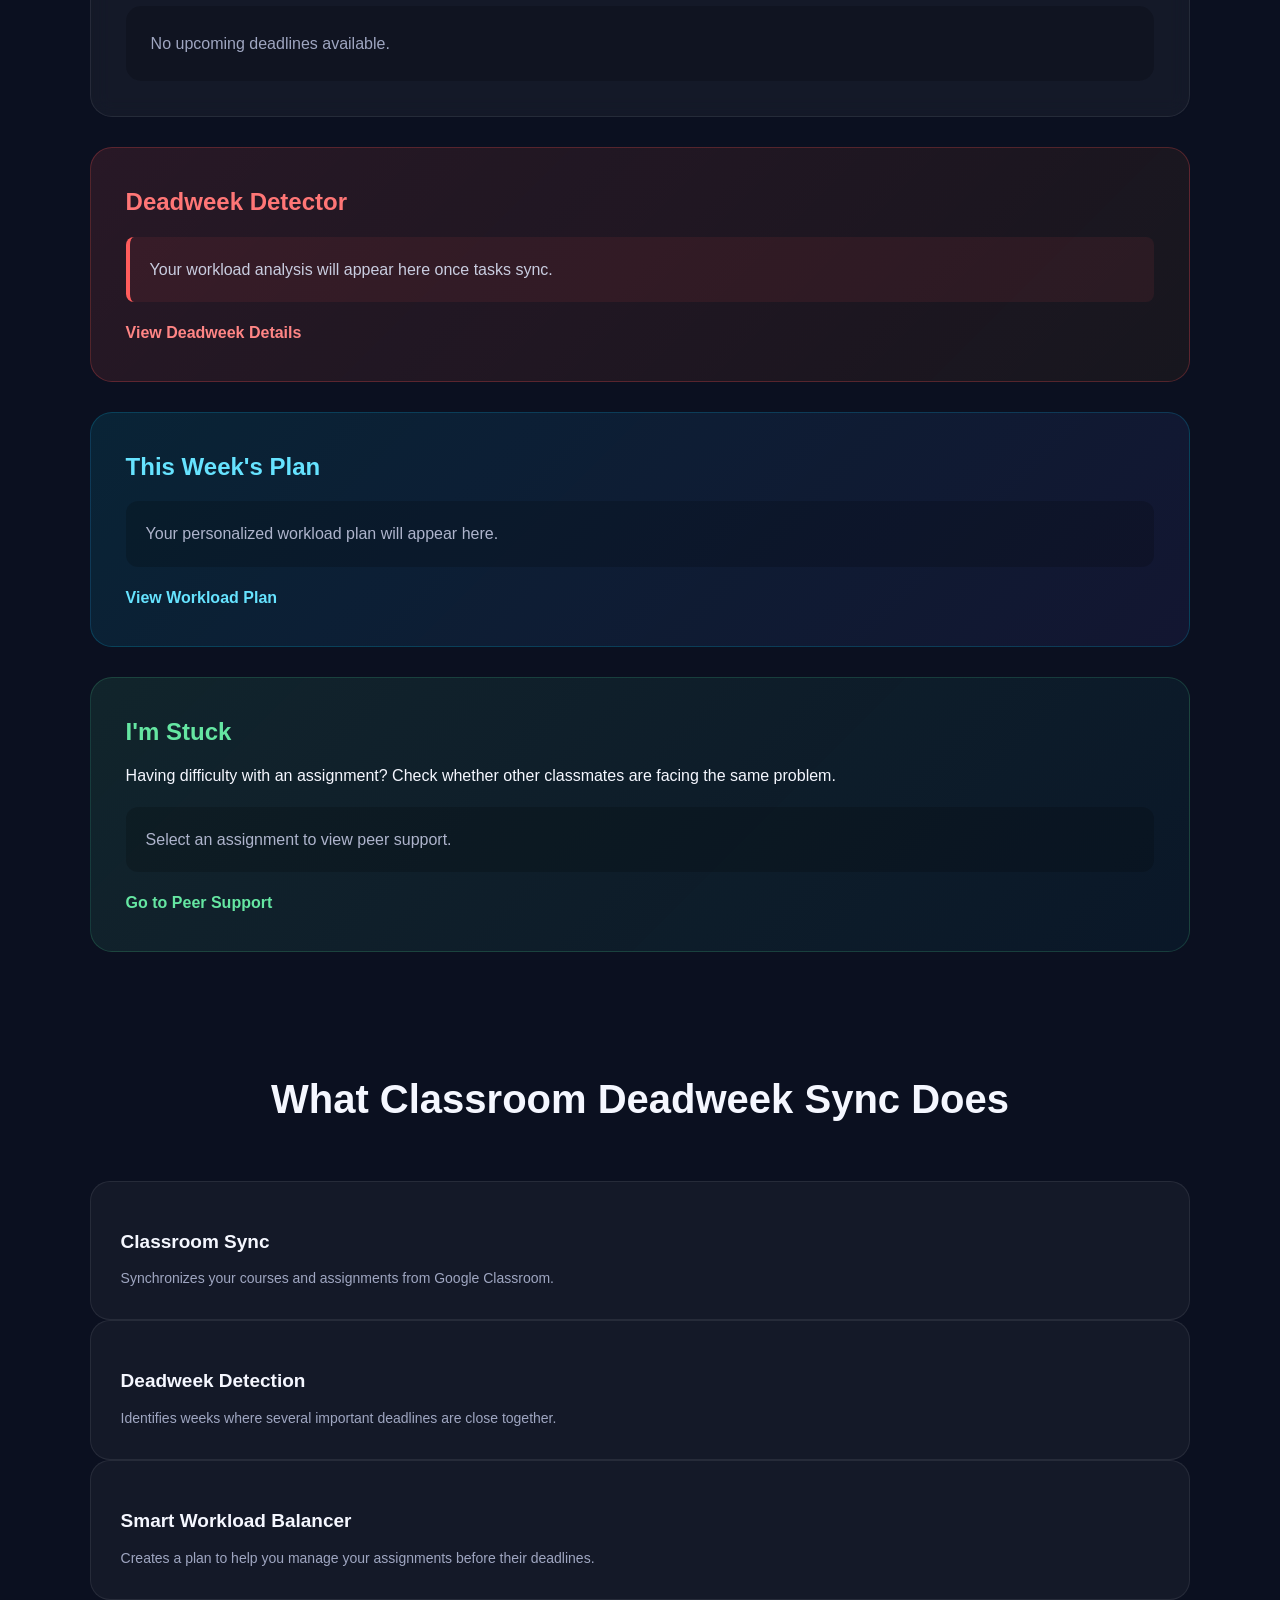
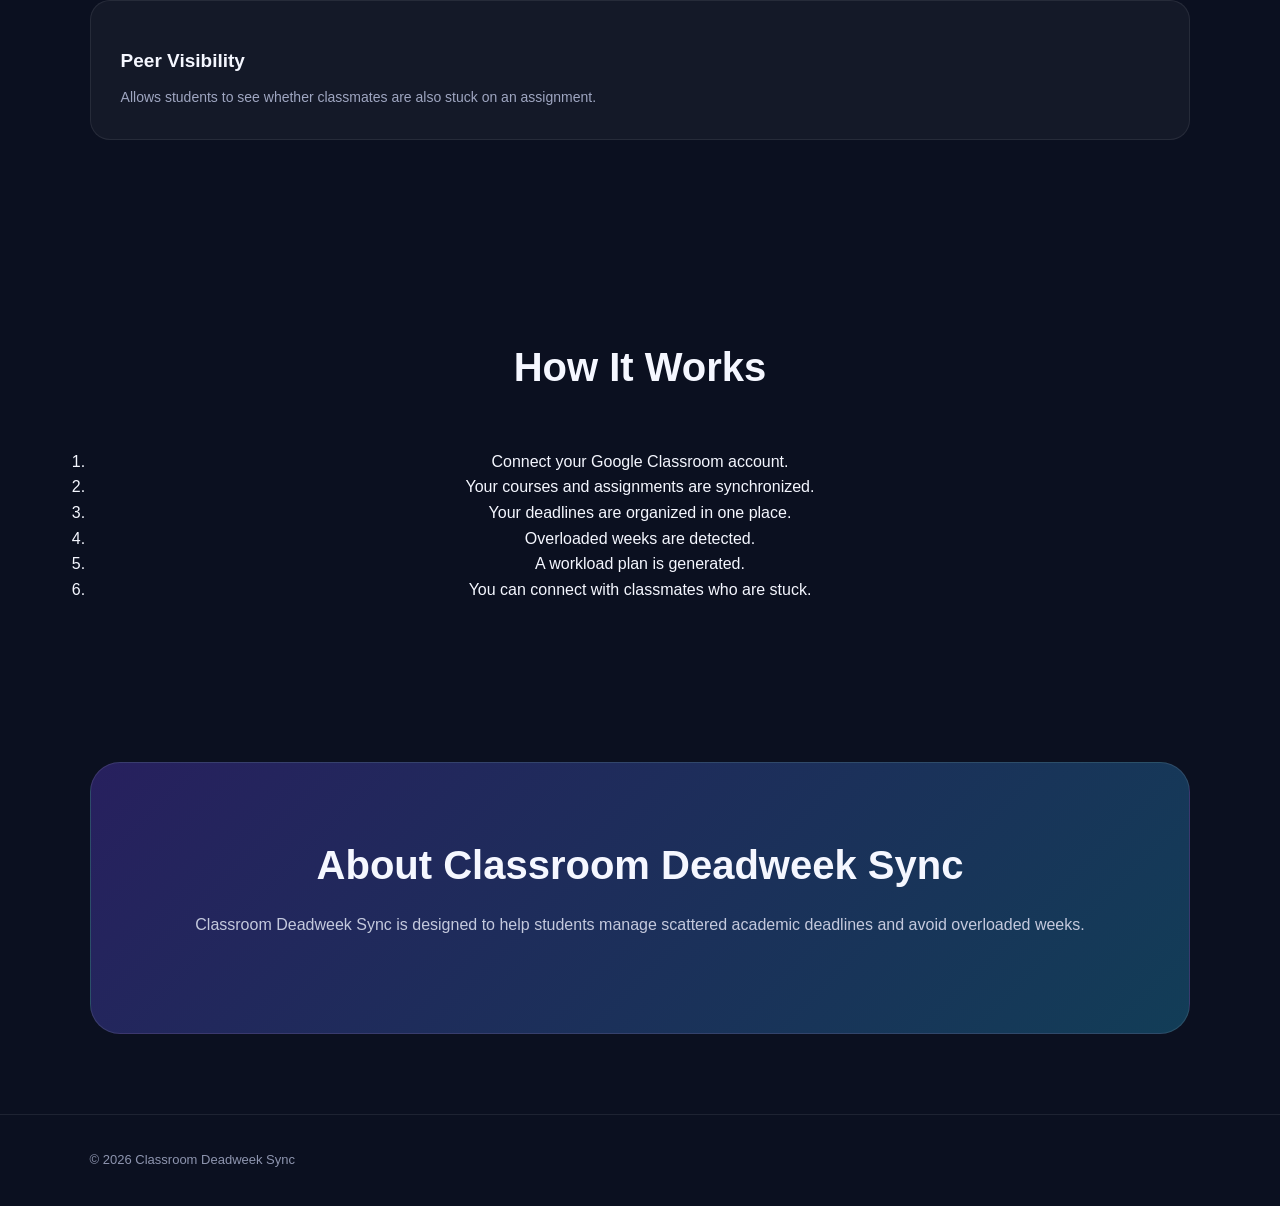
<file: stuck.html>
<!DOCTYPE html>
<html lang="en">
<head>
    <meta charset="UTF-8">
    <meta name="viewport" content="width=device-width, initial-scale=1.0">
    <title>I'm Stuck | Classroom Deadweek Sync</title>
    <link rel="stylesheet" href="stuck.css">
</head>
<body>
    <header>
        <div class="logo">
            <h1>Classroom Deadweek Sync</h1>
        </div>
        <nav>
            <a href="dashboard.html">Dashboard</a>
            <a href="calendar.html">Calendar</a>
            <a href="deadweek.html">Deadweek</a>
            <a href="workload.html">Workload</a>
            <a href="stuck.html">I'm Stuck</a>
        </nav>
    </header>

    <main>
        <section class="stuck-hero">
            <div class="hero-symbol">?</div>
            <div>
                <p>PEER SUPPORT SPACE</p>
                <h2>Stuck on something?</h2>
                <p>You might not be the only one. Find classmates facing the same assignment and figure it out together.</p>
            </div>
        </section>

        <section class="stuck-status">
            <div class="status-box">
                <span>📚</span>
                <div>
                    <strong id="totalAssignments">0</strong>
                    <p>Assignments</p>
                </div>
            </div>
            <div class="status-box">
                <span>🙋</span>
                <div>
                    <strong id="studentsStuck">0</strong>
                    <p>Students Stuck</p>
                </div>
            </div>
            <div class="status-box">
                <span>💬</span>
                <div>
                    <strong id="activeDiscussions">0</strong>
                    <p>Active Discussions</p>
                </div>
            </div>
            <div class="status-box">
                <span>🤝</span>
                <div>
                    <strong id="helpedStudents">0</strong>
                    <p>Students Helped</p>
                </div>
            </div>
        </section>

        <section class="assignment-selector">
            <div class="section-heading">
                <div>
                    <p>FROM YOUR CLASSROOM</p>
                    <h2>What are you stuck on?</h2>
                </div>
                <span>Waiting for Classroom data</span>
            </div>

            <!-- FIXED ID: stuckAssignmentList -->
            <div class="assignment-list" id="stuckAssignmentList">
                <div class="empty-assignment">
                    <div>◌</div>
                    <h3>Your assignments will appear here</h3>
                    <p>Connect Google Classroom to see your assignments and tell your classmates where you need help.</p>
                    <a href="index.html">Connect Google Classroom →</a>
                </div>
            </div>
        </section>

        <section class="peer-activity">
            <div class="section-heading">
                <div>
                    <p>LIVE PEER ACTIVITY</p>
                    <h2>You're Not Alone</h2>
                </div>
                <span>Live</span>
            </div>
            <div class="peer-list" id="peerList">
                <div class="empty-peer">
                    <span>👥</span>
                    <h3>No peer activity yet</h3>
                    <p>When students mark an assignment as "I'm Stuck", their activity will appear here.</p>
                </div>
            </div>
        </section>

        <section class="discussion-section">
            <div class="section-heading">
                <div>
                    <p>PEER DISCUSSION</p>
                    <h2>Ask. Share. Solve.</h2>
                </div>
            </div>
            <div class="discussion-container" id="discussionContainer">
                <div class="discussion-empty">
                    <div class="chat-symbol">💬</div>
                    <h3>No discussions yet</h3>
                    <p>Start by marking an assignment as "I'm Stuck".</p>
                </div>
            </div>
            <div class="comment-box">
                <textarea id="commentText" placeholder="Share your question or help a classmate..."></textarea>
                <button type="button" id="sendComment">Post Comment →</button>
            </div>
        </section>

        <section class="helping-hand">
            <div class="help-icon">✦</div>
            <div>
                <p>COMMUNITY IDEA</p>
                <h2>One student's question could be another student's answer.</h2>
                <p>Help your classmates when you know the solution. Everyone moves forward together.</p>
            </div>
        </section>

        <section class="privacy-note">
            <span>🔒</span>
            <div>
                <h3>Your privacy matters</h3>
                <p>Only the information needed for peer collaboration will be shown.</p>
            </div>
        </section>
    </main>

    <footer>
        <p>&copy; 2026 Classroom Deadweek Sync</p>
        <p>Learn together. Solve together. Stress less.</p>
    </footer>

    <script src="script.js"></script>
</body>
</html>
</file>
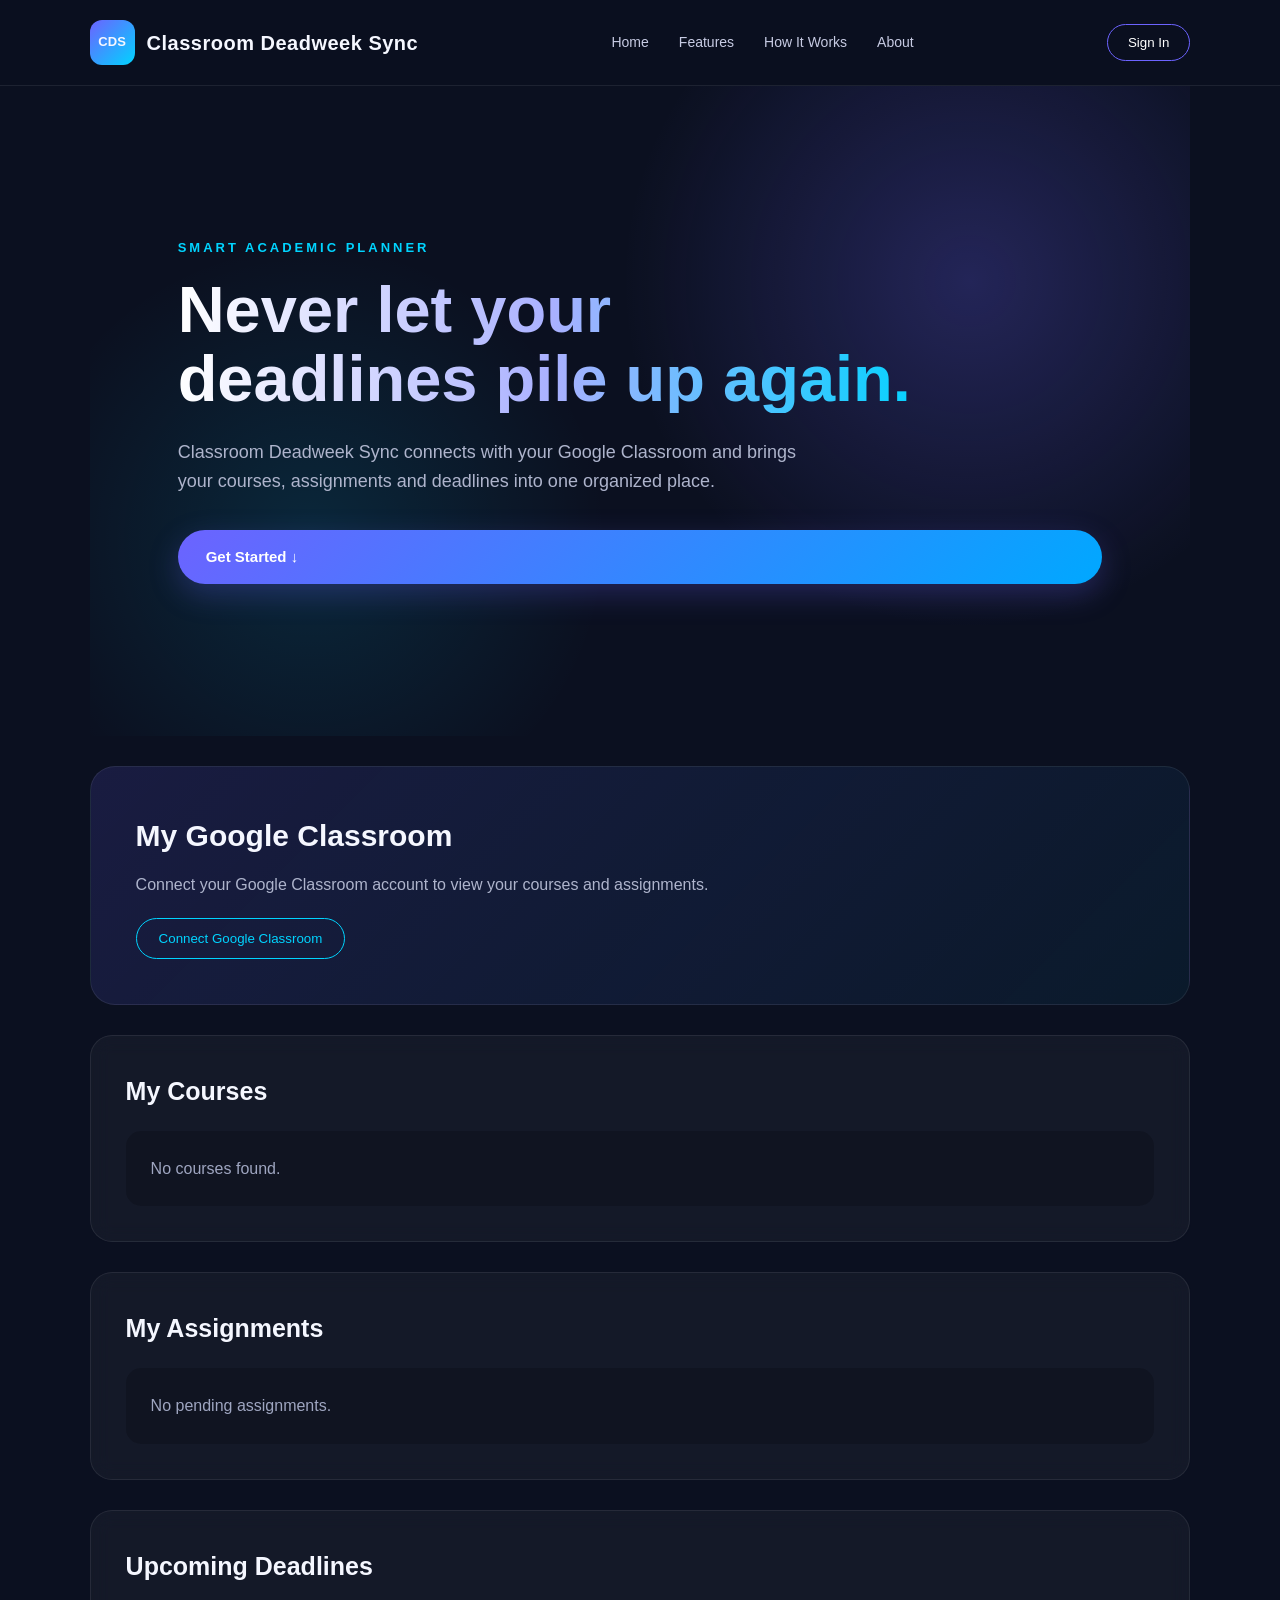
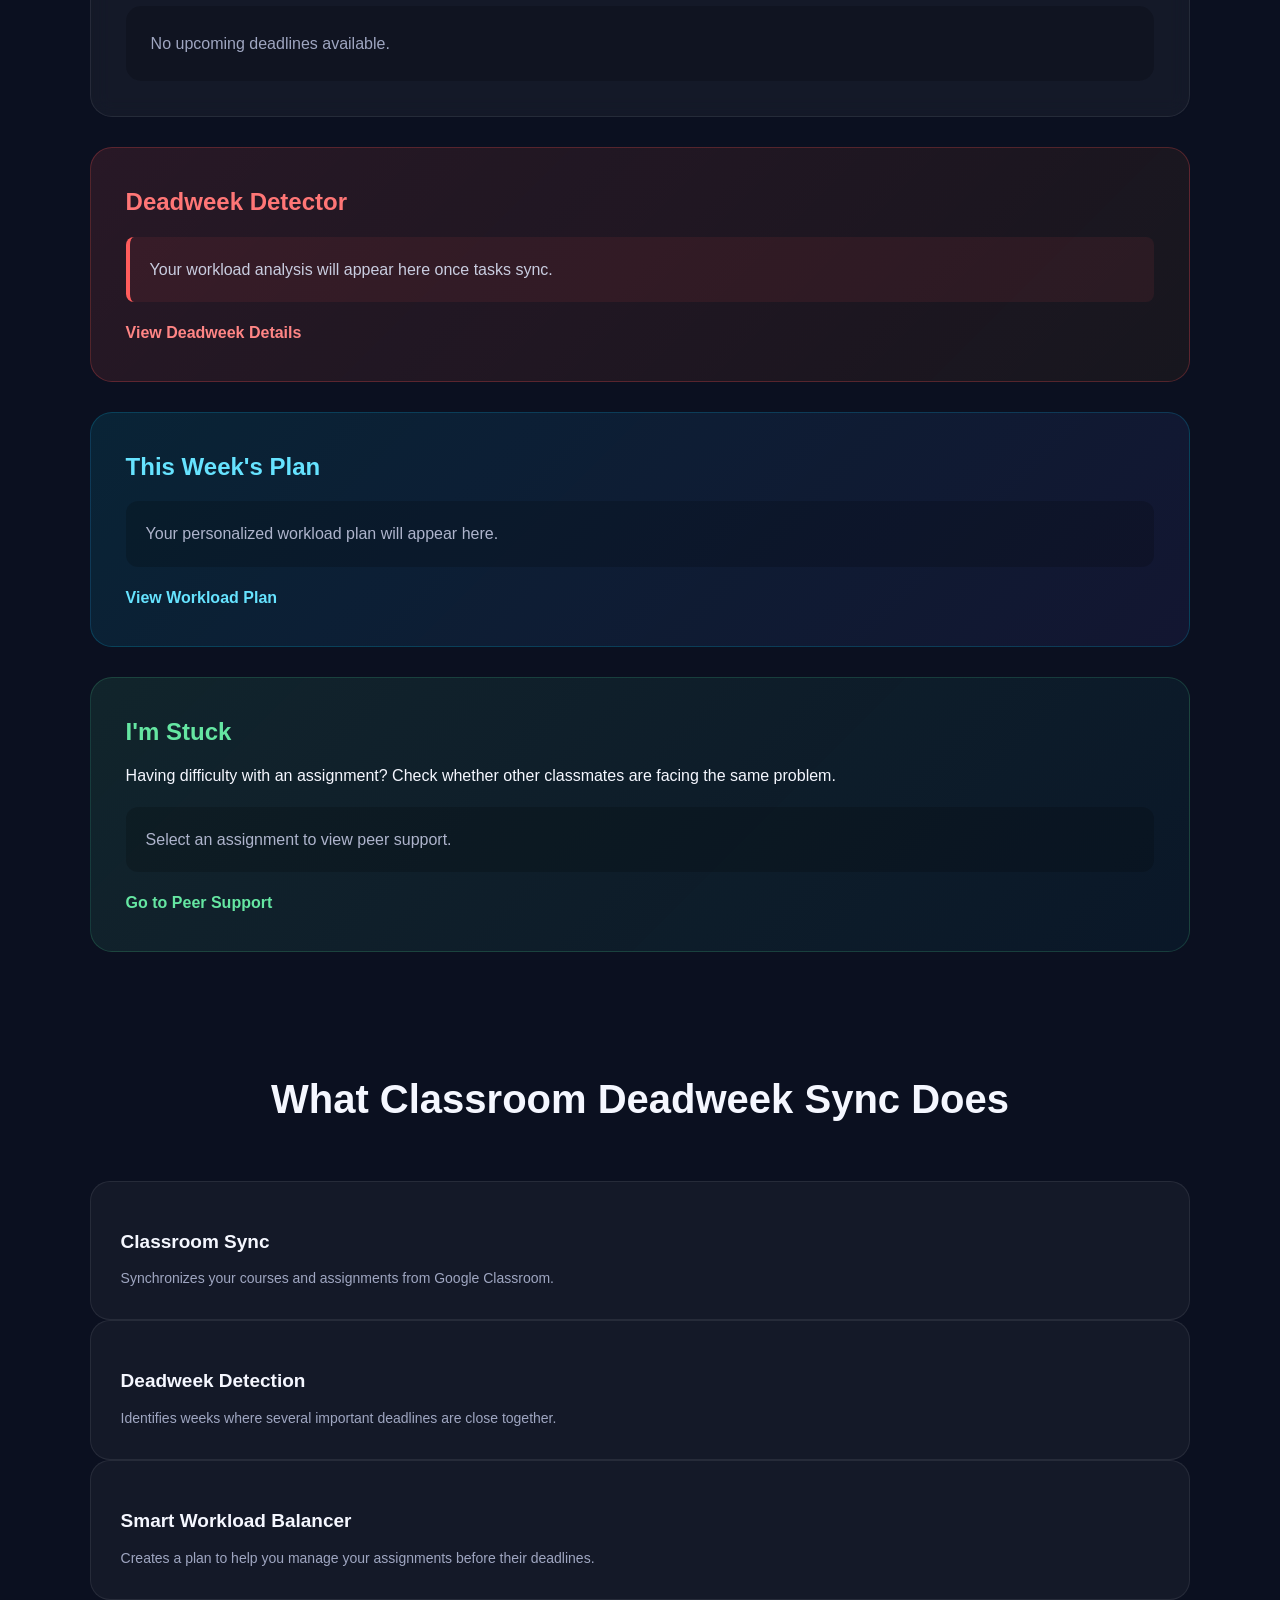
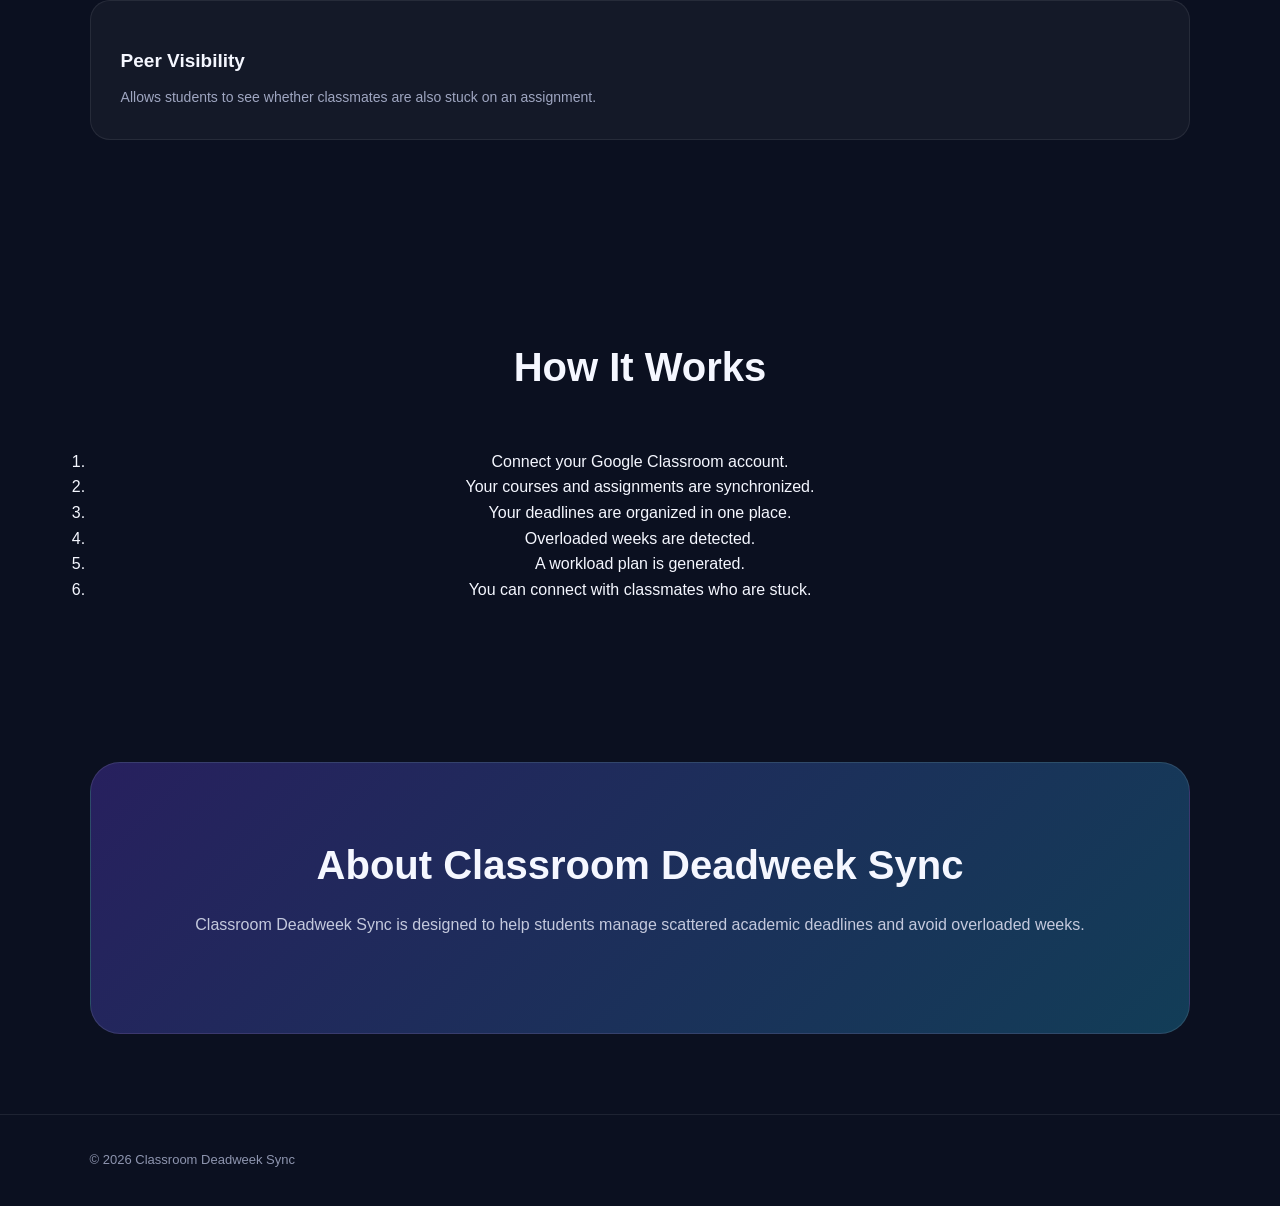
<file: workload.html>
<!DOCTYPE html>
<html lang="en">

<head>

    <meta charset="UTF-8">

    <meta name="viewport"
          content="width=device-width, initial-scale=1.0">

    <title>This Week's Plan | Classroom Deadweek Sync</title>

    <link rel="stylesheet" href="workload.css">

</head>


<body>


    <!-- =================================================
         HEADER
         ================================================= -->

    <header>

        <div class="logo">

            <h1>
                Classroom Deadweek Sync
            </h1>

        </div>


        <nav>
            <a href="dashboard.html">
                Dashboard
            </a>

            <a href="calendar.html">
                Calendar
            </a>

            <a href="deadweek.html">
                Deadweek
            </a>

            <a href="workload.html">Workload</a>

            <a href="stuck.html">
               I'm Stuck
            </a>

        </nav>

    </header>



    <!-- =================================================
         MAIN
         ================================================= -->

    <main>


        <!-- =================================================
             HERO
             ================================================= -->

        <section class="workload-hero">

            <div class="hero-label">

                <span>
                    ✦
                </span>

                <p>
                    WORKLOAD PLANNER
                </p>

            </div>


            <h2>
                Plan what to do
                <span>before it's due.</span>
            </h2>


            <p>
                Your Classroom assignments, organized by what needs attention first.
            </p>


            <button
                type="button"
                id="generatePlan">

                ✦ Build My Plan

            </button>

        </section>



        <!-- =================================================
             PLAN STATUS
             ================================================= -->

        <section class="plan-status">


            <div>

                <p>
                    PLAN STATUS
                </p>


                <h2 id="planStatus">

                    Waiting for Classroom data

                </h2>


                <span id="lastUpdated">
                    Your pending tasks are ready to be organized.
                </span>

            </div>


            <div class="plan-score">

                <strong id="planScore">
                    Not generated
                </strong>

                <p>
                    PLAN SCORE
                </p>

            </div>


        </section>



        <!-- =================================================
             TODAY'S FOCUS
             ================================================= -->

        <section class="today-focus">


            <div class="focus-number">

                <span>
                    01
                </span>

            </div>


            <div class="focus-content">

                <p>
                    TODAY'S FOCUS
                </p>


                <h2 id="todayTask">

                    Your next important task
                    will appear here.

                </h2>


                <p id="todayDescription">

                    Connect Google Classroom and
                    generate your smart workload plan
                    to see what you should focus on today.

                </p>

            </div>


            <div class="focus-action">

                <button
                    type="button"
                    id="markComplete">

                    Mark Complete

                </button>

            </div>


        </section>



        <!-- =================================================
             SMART PLAN TIMELINE
             ================================================= -->

        <section class="smart-timeline">


            <div class="section-heading">

                <div>

                    <p>
                        YOUR ROADMAP
                    </p>


                    <h2>
                        Smart Workload Timeline
                    </h2>

                </div>


                <span id="timelineRange">

                    No plan generated

                </span>

            </div>



            <div
                class="timeline"
                id="workloadTimeline">


                <!--

                    JavaScript will generate
                    the workload timeline here.

                    Example structure:

                    TODAY
                    ↓
                    Start Assignment
                    ↓
                    Continue Project
                    ↓
                    Review Exam
                    ↓
                    DEADLINE

                -->


                <div class="empty-timeline">

                    <div class="timeline-icon">
                        ✦
                    </div>


                    <h3>
                        Your roadmap is waiting
                    </h3>


                    <p>

                        Generate your smart plan to
                        see your assignments arranged
                        in the order you should work on them.

                    </p>

                </div>


            </div>

        </section>



        <!-- =================================================
             PRIORITY MATRIX
             ================================================= -->

        <section class="priority-section">


            <div class="section-heading">

                <div>

                    <p>
                        PRIORITY CHECK
                    </p>


                    <h2>
                        What Needs Attention?
                    </h2>

                </div>

            </div>



            <div class="priority-grid">


                <!-- URGENT -->

                <div class="priority-card urgent">

                    <div class="priority-top">

                        <span>
                            🔴
                        </span>

                        <p>
                            DO FIRST
                        </p>

                    </div>


                    <h3>
                        Urgent
                    </h3>


                    <strong id="urgentCount">
                        0
                    </strong>


                    <p>
                        Deadlines approaching soon.
                    </p>


                    <div
                        id="urgentTasks">

                        No urgent tasks.

                    </div>

                </div>



                <!-- IMPORTANT -->

                <div class="priority-card important">

                    <div class="priority-top">

                        <span>
                            🟡
                        </span>

                        <p>
                            PLAN AHEAD
                        </p>

                    </div>


                    <h3>
                        Important
                    </h3>


                    <strong id="importantCount">
                        0
                    </strong>


                    <p>
                        Start these before they become urgent.
                    </p>


                    <div
                        id="importantTasks">

                        No important tasks.

                    </div>

                </div>



                <!-- LOW -->

                <div class="priority-card relaxed">

                    <div class="priority-top">

                        <span>
                            🟢
                        </span>

                        <p>
                            YOU HAVE TIME
                        </p>

                    </div>


                    <h3>
                        Later
                    </h3>


                    <strong id="laterCount">
                        0
                    </strong>


                    <p>
                        Tasks with more breathing room.
                    </p>


                    <div
                        id="laterTasks">

                        No later tasks.

                    </div>

                </div>


            </div>

        </section>



        <!-- =================================================
             COURSE WORKLOAD
             ================================================= -->

        <section class="course-workload">


            <div class="section-heading">

                <div>

                    <p>
                        COURSE BALANCE
                    </p>


                    <h2>
                        Where Your Time Is Going
                    </h2>

                </div>


                <span id="courseWorkloadStatus">

                    Waiting for data

                </span>

            </div>



            <div
                class="course-workload-list"
                id="courseWorkloadList">


                <!--

                    Google Classroom courses
                    will appear here dynamically.

                -->


                <div class="empty-course-workload">

                    <span>
                        ◌
                    </span>


                    <h3>
                        No course workload yet
                    </h3>


                    <p>

                        Your connected Classroom courses
                        will appear here with their workload
                        distribution.

                    </p>

                </div>


            </div>

        </section>



        <!-- =================================================
             TIME RECOMMENDATION
             ================================================= -->

        <section class="time-recommendation">


            <div class="recommendation-symbol">
                ⏱
            </div>


            <div class="recommendation-content">

                <p>
                    TIME RECOMMENDATION
                </p>


                <h2 id="recommendedHours">

                    No study schedule generated yet.

                </h2>


                <p id="timeAdvice">

                    Your workload will be analyzed to
                    suggest how much time you should
                    spend on each task.

                </p>

            </div>


        </section>



        <!-- =================================================
             DAILY PLAN
             ================================================= -->

        <section class="daily-plan">


            <div class="section-heading">

                <div>

                    <p>
                        DAY BY DAY
                    </p>


                    <h2>
                        Your Study Mission
                    </h2>

                </div>


                <button
                    type="button"
                    id="previousDay">

                    ←

                </button>


                <button
                    type="button"
                    id="nextDay">

                    →

                </button>

            </div>



            <div
                class="daily-plan-content"
                id="dailyPlan">


                <!--

                    Daily tasks will be
                    generated dynamically.

                -->


                <div class="empty-daily-plan">

                    <div>
                        📅
                    </div>


                    <h3>
                        No daily mission yet
                    </h3>


                    <p>

                        Generate your plan and your
                        workload will be divided into
                        manageable daily tasks.

                    </p>

                </div>


            </div>

        </section>



        <!-- =================================================
             MOTIVATION / SMART MESSAGE
             ================================================= -->

        <section class="smart-message">


            <div class="message-decoration">
                ✦
            </div>


            <p>
                YOUR PLAN, YOUR PACE
            </p>


            <h2 id="smartMessage">

                A clear plan turns
                a stressful week into
                manageable steps.

            </h2>


            <span>

                Classroom Deadweek Sync

            </span>

        </section>



        <!-- =================================================
             PEER SUPPORT
             ================================================= -->

        <section class="peer-support">


            <div>

                <p>
                    STUCK ON SOMETHING?
                </p>


                <h2>
                    You're probably not the only one.
                </h2>


                <p>

                    Check whether your classmates are
                    struggling with the same assignment.

                </p>

            </div>


            <a href="dashboard.html">

                Check Assignment Activity →

            </a>

        </section>


    </main>



    <!-- =================================================
         FOOTER
         ================================================= -->

    <footer>

        <p>
            &copy; 2026 Classroom Deadweek Sync
        </p>


        <p>
            Plan earlier. Work smarter. Stress less.
        </p>

    </footer>

    <script src="script.js"></script>


</body>

</html>
</file>
<file: index.css>
* {
    margin: 0;
    padding: 0;
    box-sizing: border-box;
}

html {
    scroll-behavior: smooth;
}

body {
    font-family: Arial, Helvetica, sans-serif;
    background: #0b1020;
    color: #f5f7ff;
    line-height: 1.6;
}


/* ==============================
   HEADER
   ============================== */

header {
    width: 100%;
    padding: 20px 7%;
    display: flex;
    align-items: center;
    justify-content: space-between;

    background: rgba(11, 16, 32, 0.95);
    border-bottom: 1px solid rgba(255, 255, 255, 0.08);

    position: sticky;
    top: 0;
    z-index: 100;
}

header div {
    display: flex;
    align-items: center;
    gap: 12px;
}

header div span {
    width: 45px;
    height: 45px;

    display: flex;
    align-items: center;
    justify-content: center;

    border-radius: 12px;

    background: linear-gradient(135deg, #6c63ff, #00d4ff);

    font-size: 13px;
    font-weight: bold;
}

header h1 {
    font-size: 20px;
    letter-spacing: 0.5px;
}


/* ==============================
   NAVIGATION
   ============================== */

nav {
    display: flex;
    gap: 30px;
}

nav a {
    color: #c7cbe3;
    text-decoration: none;
    font-size: 14px;

    transition: 0.3s;
}

nav a:hover {
    color: #ffffff;
}


/* ==============================
   HEADER BUTTON
   ============================== */

header button {
    background: transparent;
    color: white;

    border: 1px solid #6c63ff;

    padding: 10px 20px;

    border-radius: 20px;

    cursor: pointer;

    transition: 0.3s;
}

header button:hover {
    background: #6c63ff;
}

header button:disabled {
    opacity: 0.65;
    cursor: default;
}

header button:disabled:hover {
    background: transparent;
}


/* ==============================
   MAIN
   ============================== */

main {
    width: 86%;
    max-width: 1250px;
    margin: auto;
}


/* ==============================
   HOME / HERO
   ============================== */

#home {
    min-height: 650px;

    display: flex;
    flex-direction: column;
    justify-content: center;

    padding: 100px 8%;

    position: relative;

    overflow: hidden;

    background:
        radial-gradient(circle at 80% 30%,
        rgba(108, 99, 255, 0.25),
        transparent 35%),

        radial-gradient(circle at 20% 70%,
        rgba(0, 212, 255, 0.12),
        transparent 30%);
}

#home p:first-child {
    color: #00d4ff;

    font-size: 13px;
    font-weight: bold;

    letter-spacing: 3px;

    margin-bottom: 18px;
}

#home h2 {
    max-width: 750px;

    font-size: 65px;

    line-height: 1.05;

    margin-bottom: 25px;

    background: linear-gradient(
        90deg,
        #ffffff,
        #a9b0ff,
        #00d4ff
    );

    -webkit-background-clip: text;
    -webkit-text-fill-color: transparent;
}

#home > p:not(:first-child) {
    max-width: 650px;

    color: #aeb4cc;

    font-size: 18px;

    margin-bottom: 35px;
}


/* ==============================
   HOME BUTTON
   ============================== */

#home button {
    background: linear-gradient(
        135deg,
        #6c63ff,
        #00a8ff
    );

    color: white;

    border: none;

    padding: 15px 28px;

    border-radius: 30px;

    font-size: 15px;
    font-weight: bold;

    cursor: pointer;

    box-shadow: 0 10px 30px rgba(108, 99, 255, 0.25);

    transition: 0.3s;
}

#home button:hover {
    transform: translateY(-3px);

    box-shadow:
        0 15px 35px rgba(108, 99, 255, 0.4);
}

#home button:disabled {
    opacity: 0.65;
    cursor: default;
    transform: none;
    box-shadow: 0 10px 30px rgba(108, 99, 255, 0.25);
}


/* Hero CTA link (scrolls to the real Connect Google Classroom button
   rather than duplicating it as a second sign-in action) */

.hero-cta-link {
    display: inline-block;

    background: linear-gradient(135deg, #6c63ff, #00a8ff);

    color: white;

    text-decoration: none;

    padding: 15px 28px;

    border-radius: 30px;

    font-size: 15px;
    font-weight: bold;

    box-shadow: 0 10px 30px rgba(108, 99, 255, 0.25);

    transition: 0.3s;
}

.hero-cta-link:hover {
    transform: translateY(-3px);

    box-shadow: 0 15px 35px rgba(108, 99, 255, 0.4);
}


/* Nav links that only appear once Classroom is actually connected */

.nav-hidden {
    display: none;
}


/* ==============================
   CLASSROOM SECTION
   ============================== */

#classroom {
    margin-top: 30px;

    padding: 45px;

    border-radius: 25px;

    background:
        linear-gradient(
            135deg,
            rgba(108, 99, 255, 0.15),
            rgba(0, 212, 255, 0.05)
        );

    border: 1px solid rgba(255, 255, 255, 0.08);
}

#classroom h2 {
    font-size: 30px;

    margin-bottom: 12px;
}

#classroom p {
    color: #aeb4cc;

    margin-bottom: 20px;
}

#classroom button {
    padding: 12px 22px;

    border: 1px solid #00d4ff;

    background: transparent;

    color: #00d4ff;

    border-radius: 25px;

    cursor: pointer;

    transition: 0.3s;
}

#classroom button:hover {
    background: #00d4ff;

    color: #07101e;
}


/* ==============================
   COURSES / ASSIGNMENTS / DEADLINES
   ============================== */

#courses,
#assignments,
#deadlines {
    margin-top: 30px;

    padding: 35px;

    border-radius: 22px;

    background: rgba(255, 255, 255, 0.04);

    border: 1px solid rgba(255, 255, 255, 0.08);

    backdrop-filter: blur(10px);
}

#courses h2,
#assignments h2,
#deadlines h2 {
    margin-bottom: 20px;

    font-size: 25px;
}

#courseList,
#assignmentList,
#deadlineList {
    padding: 25px;

    border-radius: 15px;

    background: rgba(0, 0, 0, 0.18);

    color: #9fa6c1;
}


/* ==============================
   DEADWEEK
   ============================== */

#deadweek {
    margin-top: 30px;

    padding: 35px;

    border-radius: 22px;

    background:
        linear-gradient(
            135deg,
            rgba(255, 82, 82, 0.12),
            rgba(255, 140, 0, 0.05)
        );

    border: 1px solid rgba(255, 82, 82, 0.25);
}

#deadweek h2 {
    color: #ff7676;

    margin-bottom: 15px;
}

#deadweekStatus {
    padding: 20px;

    background: rgba(255, 82, 82, 0.08);

    border-left: 4px solid #ff5c5c;

    border-radius: 8px;

    margin-bottom: 18px;

    color: #c9cde0;
}

#deadweek a {
    color: #ff8585;

    text-decoration: none;

    font-weight: bold;
}


/* ==============================
   WORKLOAD
   ============================== */

#workload {
    margin-top: 30px;

    padding: 35px;

    border-radius: 22px;

    background:
        linear-gradient(
            135deg,
            rgba(0, 212, 255, 0.1),
            rgba(108, 99, 255, 0.08)
        );

    border: 1px solid rgba(0, 212, 255, 0.18);
}

#workload h2 {
    margin-bottom: 15px;

    color: #66e3ff;
}

#workloadPlan {
    padding: 20px;

    background: rgba(0, 0, 0, 0.18);

    border-radius: 12px;

    margin-bottom: 18px;

    color: #aeb4cc;
}

#workload a {
    color: #66e3ff;

    text-decoration: none;

    font-weight: bold;
}


/* ==============================
   PEER SUPPORT
   ============================== */

#peer-support {
    margin-top: 30px;

    padding: 35px;

    border-radius: 22px;

    background:
        linear-gradient(
            135deg,
            rgba(80, 220, 150, 0.1),
            rgba(0, 212, 255, 0.04)
        );

    border: 1px solid rgba(80, 220, 150, 0.18);
}

#peer-support h2 {
    color: #65e6a2;

    margin-bottom: 12px;
}

#peerStatus {
    padding: 20px;

    margin: 18px 0;

    background: rgba(0, 0, 0, 0.18);

    border-radius: 12px;

    color: #aeb4cc;
}

#peer-support a {
    color: #65e6a2;

    text-decoration: none;

    font-weight: bold;
}


/* ==============================
   FEATURES
   ============================== */

#features {
    padding: 100px 0;

    text-align: center;
}

#features > p {
    color: #00d4ff;

    letter-spacing: 3px;

    font-size: 12px;

    font-weight: bold;
}

#features > h2 {
    font-size: 40px;

    margin: 15px 0 50px;
}

#features > div {
    display: grid;

    grid-template-columns:
        repeat(4, 1fr);

    gap: 20px;
}

#features article {
    text-align: left;

    padding: 30px;

    border-radius: 20px;

    background: rgba(255, 255, 255, 0.04);

    border: 1px solid rgba(255, 255, 255, 0.08);

    transition: 0.3s;
}

#features article:hover {
    transform: translateY(-8px);

    border-color: #6c63ff;

    background: rgba(108, 99, 255, 0.08);
}

#features article h3 {
    margin: 15px 0 10px;

    font-size: 19px;
}

#features article p {
    color: #9fa6c1;

    font-size: 14px;
}

#features article div {
    font-size: 35px;
}


/* ==============================
   HOW IT WORKS
   ============================== */

#how-it-works {
    padding: 80px 0;

    text-align: center;
}

#how-it-works > p {
    color: #00d4ff;

    letter-spacing: 3px;

    font-size: 12px;

    font-weight: bold;
}

#how-it-works > h2 {
    font-size: 40px;

    margin: 15px 0 50px;
}

#how-it-works > div {
    display: grid;

    grid-template-columns:
        repeat(3, 1fr);

    gap: 25px;
}

#how-it-works article {
    padding: 35px;

    background: rgba(255, 255, 255, 0.04);

    border-radius: 20px;

    border: 1px solid rgba(255, 255, 255, 0.08);

    text-align: left;
}

#how-it-works article span {
    color: #6c63ff;

    font-size: 35px;

    font-weight: bold;
}

#how-it-works article h3 {
    margin: 15px 0 10px;

    font-size: 22px;
}

#how-it-works article p {
    color: #9fa6c1;
}


/* ==============================
   ABOUT / FINAL SECTION
   ============================== */

#about {
    margin: 80px 0;

    padding: 70px 30px;

    text-align: center;

    border-radius: 30px;

    background:
        linear-gradient(
            135deg,
            #27205e,
            #123d57
        );

    border: 1px solid rgba(255, 255, 255, 0.1);
}

#about h2 {
    font-size: 40px;

    margin-bottom: 15px;
}

#about p {
    color: #c4c9dd;

    margin-bottom: 25px;
}

#about button {
    background: white;

    color: #1a1745;

    border: none;

    padding: 14px 28px;

    border-radius: 25px;

    font-weight: bold;

    cursor: pointer;
}


/* ==============================
   FOOTER
   ============================== */

footer {
    margin-top: 80px;

    padding: 35px 7%;

    border-top: 1px solid rgba(255, 255, 255, 0.08);

    color: #8e95af;

    display: flex;

    justify-content: space-between;

    align-items: center;
}

footer strong {
    color: white;
}

footer p {
    font-size: 13px;
}


/* ==============================
   RESPONSIVE
   ============================== */

@media (max-width: 900px) {

    header {
        flex-wrap: wrap;
        gap: 20px;
    }

    nav {
        order: 3;
        width: 100%;
        justify-content: center;
    }

    #home h2 {
        font-size: 48px;
    }

    #features > div {
        grid-template-columns:
            repeat(2, 1fr);
    }

    #how-it-works > div {
        grid-template-columns: 1fr;
    }
}


@media (max-width: 600px) {

    header {
        padding: 18px 5%;
    }

    header h1 {
        font-size: 16px;
    }

    nav {
        gap: 12px;
    }

    nav a {
        font-size: 12px;
    }

    #home {
        padding: 80px 5%;
    }

    #home h2 {
        font-size: 38px;
    }

    #home > p:not(:first-child) {
        font-size: 16px;
    }

    #features > div {
        grid-template-columns: 1fr;
    }

    #features > h2,
    #how-it-works > h2,
    #about h2 {
        font-size: 30px;
    }

    footer {
        flex-direction: column;
        gap: 15px;
        text-align: center;
    }
}
</file>
<file: calendar.css>
/* =====================================================
   CLASSROOM DEADWEEK SYNC
   FUTURISTIC ACADEMIC CALENDAR
   ===================================================== */

* {
    margin: 0;
    padding: 0;
    box-sizing: border-box;
}

html {
    scroll-behavior: smooth;
}

body {
    font-family: Arial, Helvetica, sans-serif;

    background:
        radial-gradient(
            circle at 10% 15%,
            rgba(108, 99, 255, 0.18),
            transparent 30%
        ),

        radial-gradient(
            circle at 90% 15%,
            rgba(0, 212, 255, 0.12),
            transparent 30%
        ),

        radial-gradient(
            circle at 50% 100%,
            rgba(138, 70, 255, 0.10),
            transparent 35%
        ),

        #080c19;

    color: #f5f7ff;

    min-height: 100vh;
}


/* =====================================================
   HEADER
   ===================================================== */

header {
    height: 75px;

    padding: 0 6%;

    display: flex;

    align-items: center;

    justify-content: space-between;

    background:
        rgba(8, 12, 25, 0.88);

    border-bottom:
        1px solid rgba(255, 255, 255, 0.08);

    backdrop-filter: blur(18px);

    position: sticky;

    top: 0;

    z-index: 1000;
}

header h1 {
    font-size: 21px;

    background:
        linear-gradient(
            90deg,
            #ffffff,
            #9f9aff,
            #00d9ff
        );

    -webkit-background-clip: text;

    -webkit-text-fill-color: transparent;

    letter-spacing: 0.4px;
}


/* =====================================================
   NAVIGATION
   ===================================================== */

nav {
    display: flex;

    align-items: center;

    gap: 7px;
}

nav a {
    color: #9fa6c1;

    text-decoration: none;

    font-size: 13px;

    padding: 9px 13px;

    border-radius: 9px;

    transition: 0.3s;
}

nav a:hover {
    color: white;

    background:
        rgba(108, 99, 255, 0.15);
}

nav a[href="calendar.html"] {
    color: white;

    background:
        linear-gradient(
            135deg,
            #6c63ff,
            #5147d0
        );

    box-shadow:
        0 0 20px
        rgba(108, 99, 255, 0.25);
}


/* =====================================================
   MAIN
   ===================================================== */

main {
    width: 90%;

    max-width: 1300px;

    margin: 50px auto 80px;
}


/* =====================================================
   CALENDAR HEADING
   ===================================================== */

.calendar-heading {
    text-align: center;

    margin-bottom: 35px;
}

.calendar-heading p:first-child {
    color: #777dff;

    font-size: 11px;

    letter-spacing: 3px;

    font-weight: bold;

    margin-bottom: 10px;
}

.calendar-heading h2 {
    font-size: 42px;

    margin-bottom: 12px;

    background:
        linear-gradient(
            90deg,
            #ffffff,
            #aaa6ff,
            #00d9ff
        );

    -webkit-background-clip: text;

    -webkit-text-fill-color: transparent;
}

.calendar-heading p:last-child {
    color: #9299b4;

    font-size: 14px;
}


/* =====================================================
   CALENDAR CONTROLS
   ===================================================== */

.calendar-controls {
    display: flex;

    align-items: center;

    justify-content: space-between;

    margin-bottom: 18px;

    padding: 17px 20px;

    border-radius: 17px;

    background:
        rgba(255, 255, 255, 0.045);

    border:
        1px solid rgba(255, 255, 255, 0.08);

    backdrop-filter: blur(12px);
}

.calendar-controls h2 {
    font-size: 22px;

    color: #ffffff;
}


/* Control buttons */

.calendar-controls button {
    border: none;

    color: #dfe2ff;

    background:
        rgba(108, 99, 255, 0.12);

    border:
        1px solid rgba(108, 99, 255, 0.25);

    padding: 10px 17px;

    border-radius: 9px;

    cursor: pointer;

    font-size: 13px;

    transition: 0.3s;
}

.calendar-controls button:hover {
    background:
        #6c63ff;

    color: white;

    box-shadow:
        0 0 20px
        rgba(108, 99, 255, 0.3);

    transform: translateY(-2px);
}


/* =====================================================
   CALENDAR CONTAINER
   ===================================================== */

.calendar-container {
    padding: 18px;

    border-radius: 22px;

    background:
        linear-gradient(
            145deg,
            rgba(255, 255, 255, 0.06),
            rgba(255, 255, 255, 0.018)
        );

    border:
        1px solid rgba(255, 255, 255, 0.09);

    backdrop-filter: blur(15px);

    box-shadow:
        0 20px 50px
        rgba(0, 0, 0, 0.25);
}


/* =====================================================
   CALENDAR DAYS
   ===================================================== */

.calendar-days {
    display: grid;

    grid-template-columns:
        repeat(7, 1fr);

    gap: 8px;

    margin-bottom: 8px;
}

.calendar-days div {
    text-align: center;

    padding: 13px 5px;

    color: #777f9d;

    font-size: 11px;

    font-weight: bold;

    letter-spacing: 1px;
}


/* =====================================================
   CALENDAR GRID
   ===================================================== */

.calendar-grid {
    display: grid;

    grid-template-columns:
        repeat(7, 1fr);

    gap: 8px;
}


/* =====================================================
   CALENDAR DATE
   ===================================================== */

.calendar-date {
    min-height: 105px;

    padding: 10px;

    border-radius: 12px;

    background:
        rgba(255, 255, 255, 0.035);

    border:
        1px solid rgba(255, 255, 255, 0.06);

    position: relative;

    transition: 0.25s;

    cursor: pointer;
}

.calendar-date:hover {
    background:
        rgba(108, 99, 255, 0.09);

    border-color:
        rgba(108, 99, 255, 0.45);

    transform: translateY(-3px);

    box-shadow:
        0 8px 25px
        rgba(108, 99, 255, 0.12);
}


/* Date number */

.calendar-date-number {
    color: #c7cbe0;

    font-size: 13px;

    font-weight: bold;
}


/* Deadline count indicator (JS-generated) */

.calendar-date-count {
    display: block;

    margin-top: 6px;

    color: #8d82ff;

    font-size: 10px;

    font-weight: bold;
}


/* =====================================================
   TODAY
   ===================================================== */

.calendar-date.today {
    background:
        linear-gradient(
            145deg,
            rgba(108, 99, 255, 0.22),
            rgba(0, 212, 255, 0.08)
        );

    border:
        1px solid #7169ff;

    box-shadow:
        0 0 20px
        rgba(108, 99, 255, 0.18);
}

.calendar-date.today
.calendar-date-number {
    color: #ffffff;
}


/* =====================================================
   OTHER MONTH DAYS
   ===================================================== */

.calendar-date.other-month {
    opacity: 0.28;
}


/* =====================================================
   DEADLINE DOTS
   ===================================================== */

.deadline-dot {
    display: block;

    width: 7px;

    height: 7px;

    border-radius: 50%;

    margin-top: 8px;

    box-shadow:
        0 0 8px currentColor;
}


/* Assignment */

.assignment-dot {
    background: #8d82ff;

    color: #8d82ff;
}


/* Exam */

.exam-dot {
    background: #00d9ff;

    color: #00d9ff;
}


/* Project */

.project-dot {
    background: #ffc35c;

    color: #ffc35c;
}


/* Deadweek */

.deadweek-dot {
    background: #ff5964;

    color: #ff5964;
}


/* =====================================================
   DEADWEEK DATE
   ===================================================== */

.calendar-date.deadweek {
    background:
        rgba(255, 89, 100, 0.08);

    border-color:
        rgba(255, 89, 100, 0.35);
}

.calendar-date.deadweek:hover {
    box-shadow:
        0 0 25px
        rgba(255, 89, 100, 0.18);
}


/* =====================================================
   LEGEND
   ===================================================== */

.calendar-legend {
    margin-top: 25px;

    padding: 22px;

    border-radius: 18px;

    background:
        rgba(255, 255, 255, 0.035);

    border:
        1px solid rgba(255, 255, 255, 0.07);
}

.calendar-legend h2 {
    font-size: 17px;

    margin-bottom: 18px;

    color: #e8eaff;
}

.legend-items {
    display: flex;

    flex-wrap: wrap;

    gap: 25px;
}

.legend-item {
    display: flex;

    align-items: center;

    gap: 8px;

    color: #9299b4;

    font-size: 13px;
}

.legend-dot {
    width: 9px;

    height: 9px;

    border-radius: 50%;

    display: inline-block;
}


/* =====================================================
   UPCOMING DEADLINES
   ===================================================== */

.upcoming-deadlines {
    margin-top: 25px;
}

.section-title {
    display: flex;

    align-items: center;

    justify-content: space-between;

    margin-bottom: 18px;
}

.section-title p {
    color: #777dff;

    font-size: 10px;

    letter-spacing: 2px;

    margin-bottom: 5px;
}

.section-title h2 {
    font-size: 22px;

    color: white;
}

#deadlineCount {
    color: #9ea5c1;

    font-size: 12px;

    padding: 8px 13px;

    border-radius: 20px;

    background:
        rgba(108, 99, 255, 0.1);

    border:
        1px solid rgba(108, 99, 255, 0.18);
}


/* Deadline list */

#upcomingDeadlineList {
    display: flex;

    flex-direction: column;

    gap: 12px;
}

#upcomingDeadlineList > p {
    color: #777f9d;

    padding: 20px;

    text-align: center;
}


/* Deadline item */

.deadline-item {
    display: flex;

    align-items: center;

    justify-content: space-between;

    padding: 18px 20px;

    border-radius: 15px;

    background:
        rgba(255, 255, 255, 0.04);

    border:
        1px solid rgba(255, 255, 255, 0.07);

    transition: 0.3s;
}

.deadline-item:hover {
    transform: translateX(5px);

    border-color:
        rgba(108, 99, 255, 0.35);
}


/* =====================================================
   DEADWEEK ALERT
   ===================================================== */

.deadweek-alert {
    margin-top: 25px;

    padding: 28px;

    border-radius: 20px;

    display: flex;

    align-items: center;

    justify-content: space-between;

    gap: 20px;

    background:
        radial-gradient(
            circle at 90% 20%,
            rgba(255, 89, 100, 0.18),
            transparent 30%
        ),

        rgba(255, 89, 100, 0.045);

    border:
        1px solid rgba(255, 89, 100, 0.20);

    position: relative;

    overflow: hidden;
}

.deadweek-alert::after {
    content: "⚠";

    position: absolute;

    right: 40px;

    top: 15px;

    font-size: 80px;

    opacity: 0.06;
}

.deadweek-alert p:first-child {
    color: #ff6670;

    font-size: 10px;

    letter-spacing: 2px;

    margin-bottom: 7px;
}

.deadweek-alert h2 {
    color: white;

    font-size: 23px;

    margin-bottom: 8px;
}

#deadweekStatus {
    color: #9ea5bd;

    font-size: 13px;

    max-width: 650px;
}


/* Deadweek button */

#checkDeadweek {
    border: none;

    padding: 12px 20px;

    border-radius: 10px;

    color: white;

    background:
        linear-gradient(
            135deg,
            #ff5964,
            #d93d49
        );

    font-weight: bold;

    font-size: 13px;

    cursor: pointer;

    position: relative;

    z-index: 3;

    transition: 0.3s;
}

#checkDeadweek:hover {
    transform: translateY(-3px);

    box-shadow:
        0 10px 25px
        rgba(255, 89, 100, 0.25);
}


/* =====================================================
   SELECTED DAY
   ===================================================== */

.selected-day {
    margin-top: 25px;

    padding: 28px;

    border-radius: 20px;

    background:
        linear-gradient(
            145deg,
            rgba(0, 212, 255, 0.07),
            rgba(108, 99, 255, 0.05)
        );

    border:
        1px solid rgba(0, 212, 255, 0.12);
}

.selected-day > p {
    color: #00d9ff;

    font-size: 10px;

    letter-spacing: 2px;

    margin-bottom: 7px;
}

.selected-day h2 {
    font-size: 23px;

    margin-bottom: 18px;
}

#selectedDayAssignments {
    padding: 18px;

    border-radius: 13px;

    background:
        rgba(255, 255, 255, 0.035);

    color: #9299b4;

    font-size: 13px;
}


/* =====================================================
   FOOTER
   ===================================================== */

footer {
    padding: 35px;

    text-align: center;

    color: #707791;

    background:
        rgba(5, 8, 18, 0.85);

    border-top:
        1px solid rgba(255, 255, 255, 0.07);

    font-size: 13px;
}

footer p:first-child {
    color: #a1a7c0;

    margin-bottom: 5px;
}


/* =====================================================
   RESPONSIVE
   ===================================================== */

@media (max-width: 900px) {

    main {
        width: 94%;
    }

    .calendar-date {
        min-height: 80px;
    }

    .calendar-heading h2 {
        font-size: 34px;
    }

    .deadweek-alert {
        flex-direction: column;

        align-items: flex-start;
    }
}


@media (max-width: 650px) {

    header {
        height: auto;

        padding: 18px;

        flex-direction: column;

        gap: 15px;
    }

    header h1 {
        font-size: 18px;
    }

    nav {
        flex-wrap: wrap;

        justify-content: center;
    }

    nav a {
        font-size: 11px;

        padding: 7px 9px;
    }

    main {
        width: 94%;

        margin-top: 30px;
    }

    .calendar-heading h2 {
        font-size: 29px;
    }

    .calendar-controls {
        padding: 12px;

        gap: 8px;
    }

    .calendar-controls h2 {
        font-size: 17px;
    }

    .calendar-controls button {
        padding: 8px 10px;

        font-size: 11px;
    }

    .calendar-container {
        padding: 8px;
    }

    .calendar-days {
        gap: 3px;
    }

    .calendar-grid {
        gap: 3px;
    }

    .calendar-days div {
        font-size: 8px;

        padding: 8px 2px;
    }

    .calendar-date {
        min-height: 55px;

        padding: 6px;

        border-radius: 8px;
    }

    .calendar-date-number {
        font-size: 10px;
    }

    .deadline-dot {
        width: 5px;

        height: 5px;

        margin-top: 5px;
    }

    .legend-items {
        gap: 12px;
    }

    .legend-item {
        font-size: 11px;
    }

    .deadweek-alert {
        padding: 22px;
    }

    .selected-day {
        padding: 22px;
    }
}
</file>
<file: dashboard.css>
/* =====================================================
   CLASSROOM DEADWEEK SYNC
   FUTURISTIC DASHBOARD
   ===================================================== */

* {
    margin: 0;
    padding: 0;
    box-sizing: border-box;
}

html {
    scroll-behavior: smooth;
}

body {
    font-family: Arial, Helvetica, sans-serif;

    background:
        radial-gradient(
            circle at 10% 10%,
            rgba(108, 99, 255, 0.18),
            transparent 30%
        ),

        radial-gradient(
            circle at 90% 20%,
            rgba(0, 212, 255, 0.10),
            transparent 30%
        ),

        #0b1020;

    color: #f5f7ff;

    min-height: 100vh;
}


/* =====================================================
   HEADER
   ===================================================== */

header {
    padding: 20px 6%;

    display: flex;

    align-items: center;

    justify-content: space-between;

    background: rgba(11, 16, 32, 0.92);

    border-bottom:
        1px solid rgba(255, 255, 255, 0.08);

    backdrop-filter: blur(15px);

    position: sticky;

    top: 0;

    z-index: 100;
}


/* Logo */

header h1 {
    font-size: 21px;

    letter-spacing: 0.5px;

    background:
        linear-gradient(
            90deg,
            #ffffff,
            #9fa5ff,
            #00d4ff
        );

    -webkit-background-clip: text;

    -webkit-text-fill-color: transparent;
}


/* =====================================================
   NAVIGATION
   ===================================================== */

nav {
    display: flex;

    align-items: center;

    gap: 8px;
}

nav a {
    color: #aeb4cc;

    text-decoration: none;

    font-size: 13px;

    padding: 9px 13px;

    border-radius: 9px;

    transition: 0.3s;
}

nav a:hover {
    color: white;

    background:
        rgba(108, 99, 255, 0.15);
}

nav a[href="dashboard.html"] {
    color: white;

    background:
        linear-gradient(
            135deg,
            #6c63ff,
            #5148c9
        );

    box-shadow:
        0 5px 20px
        rgba(108, 99, 255, 0.25);
}


/* =====================================================
   MAIN
   ===================================================== */

main {
    width: 88%;

    max-width: 1250px;

    margin: 45px auto 80px;
}


/* =====================================================
   WELCOME
   ===================================================== */

main > h2 {
    font-size: 40px;

    line-height: 1.1;

    margin-bottom: 10px;

    background:
        linear-gradient(
            90deg,
            #ffffff,
            #a9b0ff,
            #00d4ff
        );

    -webkit-background-clip: text;

    -webkit-text-fill-color: transparent;
}

main > p {
    color: #9fa6c1;

    font-size: 15px;

    margin-bottom: 40px;
}


/* =====================================================
   OVERVIEW
   ===================================================== */

section:first-of-type {
    background: transparent;

    border: none;

    box-shadow: none;

    padding: 0;

    display: grid;

    grid-template-columns:
        repeat(4, 1fr);

    gap: 18px;

    margin-bottom: 35px;
}

section:first-of-type > h2 {
    grid-column: 1 / -1;

    color: #cbd0e5;

    font-size: 17px;

    margin-bottom: 3px;
}


/* =====================================================
   STAT CARDS
   ===================================================== */

section:first-of-type > div {
    min-height: 145px;

    padding: 25px;

    border-radius: 20px;

    background:
        linear-gradient(
            145deg,
            rgba(255, 255, 255, 0.08),
            rgba(255, 255, 255, 0.025)
        );

    border:
        1px solid
        rgba(255, 255, 255, 0.10);

    backdrop-filter: blur(15px);

    position: relative;

    overflow: hidden;

    transition: 0.3s;
}

section:first-of-type > div:hover {
    transform: translateY(-7px);

    border-color:
        rgba(108, 99, 255, 0.55);

    box-shadow:
        0 15px 40px
        rgba(108, 99, 255, 0.16);
}


/* Glow circles */

section:first-of-type > div::after {
    content: "";

    position: absolute;

    width: 90px;

    height: 90px;

    border-radius: 50%;

    right: -35px;

    bottom: -35px;

    filter: blur(3px);

    opacity: 0.35;
}

section:first-of-type > div:nth-of-type(1)::after {
    background: #6c63ff;
}

section:first-of-type > div:nth-of-type(2)::after {
    background: #00d4ff;
}

section:first-of-type > div:nth-of-type(3)::after {
    background: #ffb84d;
}

section:first-of-type > div:nth-of-type(4)::after {
    background: #ff5d69;
}


/* Numbers */

section:first-of-type div h3 {
    font-size: 40px;

    margin-bottom: 5px;

    color: white;

    position: relative;

    z-index: 2;
}

section:first-of-type div p {
    color: #9299b4;

    font-size: 13px;

    position: relative;

    z-index: 2;
}


/* =====================================================
   GENERAL SECTIONS
   ===================================================== */

section:not(:first-of-type) {
    padding: 30px;

    margin-bottom: 25px;

    border-radius: 22px;

    background:
        linear-gradient(
            145deg,
            rgba(255, 255, 255, 0.055),
            rgba(255, 255, 255, 0.018)
        );

    border:
        1px solid
        rgba(255, 255, 255, 0.08);

    backdrop-filter: blur(12px);

    box-shadow:
        0 10px 35px
        rgba(0, 0, 0, 0.18);
}

section:not(:first-of-type) > h2 {
    font-size: 21px;

    color: #f2f4ff;

    margin-bottom: 20px;
}


/* =====================================================
   COURSES
   ===================================================== */

#courseList {
    display: grid;

    grid-template-columns:
        repeat(auto-fit, minmax(210px, 1fr));

    gap: 15px;
}

#courseList p {
    color: #858ca7;

    font-size: 14px;
}


/* Future course cards */

#courseList > div {
    padding: 20px;

    border-radius: 16px;

    background:
        linear-gradient(
            135deg,
            rgba(108, 99, 255, 0.15),
            rgba(255, 255, 255, 0.03)
        );

    border:
        1px solid
        rgba(108, 99, 255, 0.20);

    transition: 0.3s;
}

#courseList > div:hover {
    transform: translateY(-5px);

    border-color: #6c63ff;

    box-shadow:
        0 10px 30px
        rgba(108, 99, 255, 0.15);
}


/* =====================================================
   ASSIGNMENTS
   ===================================================== */

#assignmentList {
    display: grid;

    grid-template-columns:
        repeat(auto-fit, minmax(270px, 1fr));

    gap: 15px;
}

#assignmentList p {
    color: #858ca7;

    font-size: 14px;
}


/* Assignment cards */

#assignmentList > div {
    padding: 20px;

    border-radius: 15px;

    background:
        rgba(255, 255, 255, 0.035);

    border:
        1px solid
        rgba(255, 255, 255, 0.08);

    transition: 0.3s;
}

#assignmentList > div:hover {
    transform: translateY(-4px);

    border-color:
        rgba(0, 212, 255, 0.5);
}


/* =====================================================
   DEADLINES
   ===================================================== */

#deadlineList {
    display: flex;

    flex-direction: column;

    gap: 12px;
}

#deadlineList p {
    color: #858ca7;

    font-size: 14px;
}


/* Future deadline items */

#deadlineList > div {
    display: flex;

    align-items: center;

    justify-content: space-between;

    padding: 17px 20px;

    border-radius: 13px;

    background:
        rgba(255, 184, 77, 0.06);

    border-left:
        4px solid #ffb84d;
}


/* =====================================================
   DEADWEEK
   ===================================================== */

section:has(#deadweekMessage) {
    background:
        radial-gradient(
            circle at 90% 20%,
            rgba(255, 80, 90, 0.18),
            transparent 30%
        ),

        linear-gradient(
            145deg,
            rgba(255, 80, 90, 0.07),
            rgba(255, 255, 255, 0.025)
        );

    border-color:
        rgba(255, 80, 90, 0.25);

    position: relative;

    overflow: hidden;
}

section:has(#deadweekMessage)::after {
    content: "⚠";

    position: absolute;

    right: 35px;

    top: 15px;

    font-size: 90px;

    color: #ff5964;

    opacity: 0.08;
}

section:has(#deadweekMessage) h2 {
    color: #ff737b;
}

#deadweekMessage {
    padding: 20px;

    border-radius: 13px;

    background:
        rgba(255, 80, 90, 0.06);

    border-left:
        4px solid #ff5964;

    margin-bottom: 20px;

    position: relative;

    z-index: 2;
}

#deadweekMessage p {
    color: #b2b6ca;

    font-size: 14px;
}

section:has(#deadweekMessage) a {
    display: inline-block;

    color: white;

    background:
        linear-gradient(
            135deg,
            #ff5964,
            #d83d49
        );

    padding: 11px 20px;

    border-radius: 9px;

    text-decoration: none;

    font-size: 13px;

    font-weight: bold;

    transition: 0.3s;
}

section:has(#deadweekMessage) a:hover {
    transform: translateY(-3px);

    box-shadow:
        0 10px 25px
        rgba(255, 89, 100, 0.25);
}


/* =====================================================
   SMART WORKLOAD
   ===================================================== */

section:has(#workloadPlan) {
    background:
        radial-gradient(
            circle at 90% 10%,
            rgba(108, 99, 255, 0.15),
            transparent 35%
        );
}

#workloadPlan {
    padding: 22px;

    border-radius: 14px;

    background:
        rgba(108, 99, 255, 0.06);

    border-left:
        4px solid #6c63ff;

    margin-bottom: 20px;

    color: #aeb4cc;

    font-size: 14px;
}


/* Workload progress */

#workloadPlan::after {
    content: "";

    display: block;

    height: 7px;

    width: 65%;

    margin-top: 18px;

    border-radius: 10px;

    background:
        linear-gradient(
            90deg,
            #6c63ff,
            #00d4ff
        );

    box-shadow:
        0 0 15px
        rgba(108, 99, 255, 0.35);
}

section:has(#workloadPlan) a {
    color: #8f88ff;

    text-decoration: none;

    font-size: 13px;

    font-weight: bold;
}


/* =====================================================
   PEER SUPPORT
   ===================================================== */

section:has(#peerStatus) {
    background:
        radial-gradient(
            circle at 90% 20%,
            rgba(50, 220, 145, 0.12),
            transparent 30%
        );
}

section:has(#peerStatus) h2 {
    color: #65e6a2;
}

#peerStatus {
    padding: 20px;

    border-radius: 13px;

    background:
        rgba(50, 220, 145, 0.05);

    border-left:
        4px solid #42d68d;

    margin: 15px 0 20px;

    color: #aeb4cc;

    font-size: 14px;
}

section:has(#peerStatus) a {
    display: inline-block;

    background:
        linear-gradient(
            135deg,
            #42d68d,
            #1cae69
        );

    color: white;

    padding: 11px 20px;

    border-radius: 9px;

    text-decoration: none;

    font-size: 13px;

    font-weight: bold;

    transition: 0.3s;
}

section:has(#peerStatus) a:hover {
    transform: translateY(-3px);

    box-shadow:
        0 10px 25px
        rgba(66, 214, 141, 0.2);
}


/* =====================================================
   FOOTER
   ===================================================== */

footer {
    padding: 35px;

    text-align: center;

    background:
        rgba(5, 8, 18, 0.8);

    border-top:
        1px solid
        rgba(255, 255, 255, 0.07);

    color: #777f9a;

    font-size: 13px;
}


/* =====================================================
   RESPONSIVE
   ===================================================== */

@media (max-width: 1000px) {

    section:first-of-type {
        grid-template-columns:
            repeat(2, 1fr);
    }

    nav {
        gap: 2px;
    }
}


@media (max-width: 650px) {

    header {
        flex-direction: column;

        gap: 15px;

        padding: 20px;
    }

    header h1 {
        font-size: 18px;
    }

    nav {
        flex-wrap: wrap;

        justify-content: center;
    }

    nav a {
        font-size: 11px;

        padding: 7px 9px;
    }

    main {
        width: 94%;

        margin-top: 30px;
    }

    main > h2 {
        font-size: 30px;
    }

    section:first-of-type {
        grid-template-columns: 1fr;
    }

    section:not(:first-of-type) {
        padding: 22px;
    }

    #courseList,
    #assignmentList {
        grid-template-columns: 1fr;
    }
}
</file>
<file: deadweek.css>
/* =====================================================
   CLASSROOM DEADWEEK SYNC
   DEADWEEK DETECTOR
   ===================================================== */

* {
    margin: 0;
    padding: 0;
    box-sizing: border-box;
}

html {
    scroll-behavior: smooth;
}

body {
    font-family: Arial, Helvetica, sans-serif;
    color: #f5f7ff;
    min-height: 100vh;

    background:
        radial-gradient(
            circle at 8% 15%,
            rgba(108, 99, 255, 0.18),
            transparent 30%
        ),
        radial-gradient(
            circle at 92% 20%,
            rgba(255, 76, 100, 0.12),
            transparent 30%
        ),
        radial-gradient(
            circle at 50% 90%,
            rgba(0, 212, 255, 0.08),
            transparent 35%
        ),
        #080c19;
}


/* =====================================================
   HEADER
   ===================================================== */

header {
    height: 75px;
    padding: 0 6%;

    display: flex;
    align-items: center;
    justify-content: space-between;

    background: rgba(8, 12, 25, 0.88);

    border-bottom:
        1px solid rgba(255, 255, 255, 0.08);

    backdrop-filter: blur(18px);

    position: sticky;
    top: 0;
    z-index: 100;
}


/* =====================================================
   LOGO
   ===================================================== */

.logo h1 {
    font-size: 21px;
    letter-spacing: 0.3px;

    background:
        linear-gradient(
            90deg,
            #ffffff,
            #a49fff,
            #00d9ff
        );

    -webkit-background-clip: text;
    -webkit-text-fill-color: transparent;
}


/* =====================================================
   NAVIGATION
   ===================================================== */

nav {
    display: flex;
    align-items: center;
    gap: 7px;
}

nav a {
    color: #9da4c0;
    text-decoration: none;

    font-size: 13px;

    padding: 10px 14px;

    border-radius: 10px;

    transition: 0.3s;
}

nav a:hover {
    color: white;

    background:
        rgba(108, 99, 255, 0.14);
}


/* Active Deadweek */

nav a[href="deadweek.html"] {
    color: white;

    background:
        linear-gradient(
            135deg,
            #ff5968,
            #b94054
        );

    box-shadow:
        0 0 22px
        rgba(255, 89, 104, 0.25);
}


/* =====================================================
   MAIN
   ===================================================== */

main {
    width: 90%;
    max-width: 1250px;

    margin: 55px auto 80px;
}


/* =====================================================
   INTRO
   ===================================================== */

.deadweek-intro {
    text-align: center;
    margin-bottom: 40px;
}

.deadweek-intro .small-title {
    color: #777dff;

    font-size: 10px;

    letter-spacing: 3px;

    font-weight: bold;

    margin-bottom: 12px;
}

.deadweek-intro h2 {
    font-size: 44px;

    margin-bottom: 13px;

    background:
        linear-gradient(
            90deg,
            #ffffff,
            #aaa6ff,
            #ff7280
        );

    -webkit-background-clip: text;
    -webkit-text-fill-color: transparent;
}

.deadweek-intro > p:last-child {
    color: #9299b4;
    font-size: 14px;
}


/* =====================================================
   GOOGLE CLASSROOM STATUS
   ===================================================== */

.classroom-status {
    display: flex;
    align-items: center;
    justify-content: space-between;

    padding: 25px 30px;

    margin-bottom: 28px;

    border-radius: 20px;

    background:
        linear-gradient(
            135deg,
            rgba(108, 99, 255, 0.10),
            rgba(0, 212, 255, 0.04)
        );

    border:
        1px solid rgba(108, 99, 255, 0.18);

    backdrop-filter: blur(15px);
}

.classroom-status p {
    color: #00c9ed;

    font-size: 9px;

    letter-spacing: 2px;

    margin-bottom: 7px;
}

.classroom-status h2 {
    font-size: 20px;

    margin-bottom: 8px;
}

#classroomConnectionStatus {
    color: #858ca6;

    font-size: 12px;
}

#courseCount {
    display: inline-block;

    padding: 10px 16px;

    border-radius: 20px;

    color: #aaa6ff;

    background:
        rgba(108, 99, 255, 0.10);

    border:
        1px solid rgba(108, 99, 255, 0.20);

    font-size: 11px;

    font-weight: bold;
}


/* =====================================================
   CURRENT WORKLOAD
   ===================================================== */

.deadweek-status {
    padding: 30px;

    border-radius: 23px;

    background:
        linear-gradient(
            145deg,
            rgba(255, 255, 255, 0.065),
            rgba(255, 255, 255, 0.018)
        );

    border:
        1px solid rgba(255, 255, 255, 0.09);

    backdrop-filter: blur(15px);

    box-shadow:
        0 20px 50px
        rgba(0, 0, 0, 0.22);

    position: relative;

    overflow: hidden;
}

.deadweek-status::after {
    content: "";

    position: absolute;

    width: 260px;
    height: 260px;

    right: -100px;
    top: -130px;

    border-radius: 50%;

    background:
        rgba(108, 99, 255, 0.12);

    filter: blur(50px);

    pointer-events: none;
}


/* =====================================================
   HEADINGS
   ===================================================== */

.status-heading,
.section-header {
    display: flex;

    align-items: center;

    justify-content: space-between;

    gap: 20px;
}

.status-heading p,
.section-header p {
    color: #777dff;

    font-size: 10px;

    letter-spacing: 2px;

    margin-bottom: 7px;
}

.status-heading h2,
.section-header h2 {
    font-size: 23px;

    color: #ffffff;
}


/* =====================================================
   STATUS BADGE
   ===================================================== */

#statusBadge {
    padding: 8px 15px;

    border-radius: 30px;

    font-size: 10px;

    letter-spacing: 1px;

    color: #b7bcff;

    background:
        rgba(108, 99, 255, 0.12);

    border:
        1px solid rgba(108, 99, 255, 0.25);
}


/* =====================================================
   PRESSURE AREA
   ===================================================== */

.pressure-area {
    display: flex;

    align-items: center;

    gap: 35px;

    margin-top: 35px;

    padding-top: 30px;

    border-top:
        1px solid rgba(255, 255, 255, 0.07);
}


/* =====================================================
   PRESSURE SCORE
   ===================================================== */

.pressure-score {
    width: 150px;
    height: 150px;

    flex-shrink: 0;

    border-radius: 50%;

    display: flex;

    flex-direction: column;

    align-items: center;

    justify-content: center;

    background:
        radial-gradient(
            circle,
            rgba(255, 89, 104, 0.16),
            rgba(108, 99, 255, 0.05) 65%,
            transparent 66%
        );

    border:
        2px solid rgba(255, 89, 104, 0.35);

    box-shadow:
        0 0 35px
        rgba(255, 89, 104, 0.10);
}

.pressure-score span {
    font-size: 45px;

    font-weight: bold;

    background:
        linear-gradient(
            135deg,
            #ffffff,
            #ff6977
        );

    -webkit-background-clip: text;
    -webkit-text-fill-color: transparent;
}

.pressure-score p {
    color: #7e849f;

    font-size: 9px;

    letter-spacing: 2px;

    margin-top: 3px;
}


/* =====================================================
   PRESSURE MESSAGE
   ===================================================== */

.pressure-message h3 {
    font-size: 21px;

    margin-bottom: 10px;
}

.pressure-message p {
    color: #9299b4;

    font-size: 13px;

    line-height: 1.7;

    max-width: 650px;
}


/* =====================================================
   CONNECTED COURSES
   ===================================================== */

.connected-courses {
    margin-top: 28px;

    padding: 30px;

    border-radius: 22px;

    background:
        rgba(255, 255, 255, 0.035);

    border:
        1px solid rgba(255, 255, 255, 0.08);

    backdrop-filter: blur(12px);
}


/* Course list */

.course-list {
    display: grid;

    grid-template-columns:
        repeat(2, 1fr);

    gap: 15px;

    margin-top: 25px;
}


/* Empty course state */

.empty-course-state {
    grid-column: 1 / -1;

    text-align: center;

    padding: 45px 25px;

    border-radius: 17px;

    background:
        rgba(255, 255, 255, 0.025);

    border:
        1px dashed rgba(108, 99, 255, 0.25);
}

.empty-course-state span {
    display: block;

    font-size: 35px;

    margin-bottom: 12px;
}

.empty-course-state h3 {
    font-size: 17px;

    margin-bottom: 8px;
}

.empty-course-state p {
    color: #80879f;

    font-size: 12px;

    line-height: 1.6;

    max-width: 500px;

    margin: 0 auto 18px;
}

.empty-course-state a {
    display: inline-block;

    padding: 10px 17px;

    border-radius: 9px;

    text-decoration: none;

    color: white;

    background:
        linear-gradient(
            135deg,
            #6c63ff,
            #5147d0
        );

    font-size: 11px;

    font-weight: bold;

    transition: 0.3s;
}

.empty-course-state a:hover {
    transform: translateY(-3px);

    box-shadow:
        0 8px 25px
        rgba(108, 99, 255, 0.25);
}


/* =====================================================
   DYNAMIC COURSE CARDS
   ===================================================== */

.course-card {
    padding: 22px;

    border-radius: 17px;

    background:
        rgba(255, 255, 255, 0.035);

    border:
        1px solid rgba(255, 255, 255, 0.07);

    transition: 0.3s;
}

.course-card:hover {
    transform: translateY(-4px);

    border-color:
        rgba(108, 99, 255, 0.35);

    background:
        rgba(108, 99, 255, 0.055);

    box-shadow:
        0 12px 30px
        rgba(108, 99, 255, 0.08);
}

.course-card h3 {
    font-size: 16px;

    margin-bottom: 7px;
}

.course-card p {
    color: #858ca4;

    font-size: 11px;
}


/* =====================================================
   DEADWEEK DETECTION
   ===================================================== */

.deadweek-detection {
    margin-top: 28px;

    padding: 30px;

    border-radius: 22px;

    background:
        rgba(255, 255, 255, 0.035);

    border:
        1px solid rgba(255, 255, 255, 0.08);

    backdrop-filter: blur(12px);
}


/* =====================================================
   SCAN BUTTON
   ===================================================== */

#scanWorkload {
    border: none;

    padding: 12px 20px;

    border-radius: 10px;

    color: white;

    background:
        linear-gradient(
            135deg,
            #6c63ff,
            #5147d0
        );

    cursor: pointer;

    font-size: 12px;

    font-weight: bold;

    transition: 0.3s;

    box-shadow:
        0 5px 20px
        rgba(108, 99, 255, 0.15);
}

#scanWorkload:hover {
    transform: translateY(-3px);

    box-shadow:
        0 10px 30px
        rgba(108, 99, 255, 0.3);
}


/* =====================================================
   WEEK LIST
   ===================================================== */

.week-list {
    display: flex;

    flex-direction: column;

    gap: 12px;

    margin-top: 25px;
}


/* Empty week */

.empty-week-state {
    padding: 28px;

    text-align: center;

    border-radius: 15px;

    background:
        rgba(255, 255, 255, 0.025);

    border:
        1px dashed rgba(255, 255, 255, 0.10);
}

.empty-week-state p {
    color: #777f98;

    font-size: 12px;
}


/* =====================================================
   WEEK CARD
   ===================================================== */

.week-card {
    display: grid;

    grid-template-columns:
        1fr 150px 120px;

    align-items: center;

    gap: 20px;

    padding: 19px 22px;

    border-radius: 15px;

    background:
        rgba(255, 255, 255, 0.035);

    border:
        1px solid rgba(255, 255, 255, 0.065);

    transition: 0.3s;
}

.week-card:hover {
    transform: translateX(5px);

    border-color:
        rgba(108, 99, 255, 0.35);
}

.week-info span {
    color: #777dff;

    font-size: 10px;

    letter-spacing: 1px;
}

.week-info h3 {
    font-size: 14px;

    color: #dfe2f2;

    margin-top: 6px;
}

.week-deadlines {
    display: flex;

    align-items: center;

    gap: 8px;
}

.week-deadlines strong {
    font-size: 23px;

    color: #ffffff;
}

.week-deadlines span {
    color: #777f9b;

    font-size: 11px;
}

.week-status span {
    display: inline-block;

    padding: 7px 13px;

    border-radius: 20px;

    color: #6fe3bd;

    background:
        rgba(60, 220, 165, 0.08);

    border:
        1px solid rgba(60, 220, 165, 0.18);

    font-size: 10px;
}


/* =====================================================
   WARNING WEEK
   ===================================================== */

.week-card.warning {
    background:
        linear-gradient(
            90deg,
            rgba(255, 89, 104, 0.08),
            rgba(255, 255, 255, 0.025)
        );

    border-color:
        rgba(255, 89, 104, 0.25);
}

.week-card.warning .week-info span {
    color: #ff6675;
}

.week-card.warning .week-status span {
    color: #ff6977;

    background:
        rgba(255, 89, 104, 0.08);

    border-color:
        rgba(255, 89, 104, 0.22);
}


/* =====================================================
   DEADWEEK WARNING
   ===================================================== */

.deadweek-warning {
    margin-top: 28px;

    padding: 30px;

    border-radius: 22px;

    display: flex;

    align-items: center;

    gap: 25px;

    background:
        radial-gradient(
            circle at 10% 50%,
            rgba(255, 89, 104, 0.15),
            transparent 35%
        ),
        rgba(255, 89, 104, 0.045);

    border:
        1px solid rgba(255, 89, 104, 0.22);

    overflow: hidden;
}

.warning-icon {
    width: 65px;

    height: 65px;

    flex-shrink: 0;

    border-radius: 18px;

    display: flex;

    align-items: center;

    justify-content: center;

    font-size: 30px;

    background:
        rgba(255, 89, 104, 0.10);

    border:
        1px solid rgba(255, 89, 104, 0.25);

    box-shadow:
        0 0 25px
        rgba(255, 89, 104, 0.12);
}

.warning-content {
    flex: 1;
}

.warning-content > p:first-child {
    color: #ff6977;

    font-size: 9px;

    letter-spacing: 2px;

    margin-bottom: 6px;
}

.warning-content h2 {
    font-size: 22px;

    margin-bottom: 8px;
}

.warning-content p:last-child {
    color: #a0a5bb;

    font-size: 13px;

    line-height: 1.6;

    max-width: 650px;
}

.warning-action a {
    display: inline-block;

    text-decoration: none;

    color: white;

    padding: 12px 19px;

    border-radius: 10px;

    font-size: 12px;

    font-weight: bold;

    background:
        linear-gradient(
            135deg,
            #ff5968,
            #c43e4d
        );

    transition: 0.3s;

    white-space: nowrap;
}

.warning-action a:hover {
    transform: translateY(-3px);

    box-shadow:
        0 10px 25px
        rgba(255, 89, 104, 0.25);
}


/* =====================================================
   DEADLINE BREAKDOWN
   ===================================================== */

.deadline-breakdown {
    margin-top: 28px;

    padding: 30px;

    border-radius: 22px;

    background:
        rgba(255, 255, 255, 0.035);

    border:
        1px solid rgba(255, 255, 255, 0.08);
}

.breakdown-grid {
    display: grid;

    grid-template-columns:
        repeat(4, 1fr);

    gap: 14px;

    margin-top: 25px;
}

.breakdown-card {
    padding: 24px 18px;

    text-align: center;

    border-radius: 17px;

    background:
        rgba(255, 255, 255, 0.035);

    border:
        1px solid rgba(255, 255, 255, 0.06);

    transition: 0.3s;
}

.breakdown-card:hover {
    transform: translateY(-5px);

    border-color:
        rgba(108, 99, 255, 0.35);

    background:
        rgba(108, 99, 255, 0.06);
}

.breakdown-card span {
    display: block;

    font-size: 23px;

    margin-bottom: 10px;
}

.breakdown-card strong {
    display: block;

    font-size: 28px;

    color: white;

    margin-bottom: 5px;
}

.breakdown-card p {
    color: #7e849e;

    font-size: 11px;
}


/* =====================================================
   SMART RECOMMENDATION
   ===================================================== */

.smart-recommendation {
    margin-top: 28px;

    padding: 35px;

    border-radius: 22px;

    background:
        linear-gradient(
            135deg,
            rgba(108, 99, 255, 0.12),
            rgba(0, 212, 255, 0.045)
        );

    border:
        1px solid rgba(108, 99, 255, 0.20);

    position: relative;

    overflow: hidden;
}

.smart-recommendation::after {
    content: "✦";

    position: absolute;

    right: 45px;
    top: 10px;

    font-size: 100px;

    color:
        rgba(108, 99, 255, 0.07);
}

.recommendation-label {
    display: flex;

    align-items: center;

    gap: 9px;

    margin-bottom: 15px;
}

.recommendation-label span {
    color: #00d9ff;

    font-size: 18px;
}

.recommendation-label p {
    color: #00c9ed;

    font-size: 9px;

    letter-spacing: 2px;

    font-weight: bold;
}

.smart-recommendation h2 {
    font-size: 27px;

    margin-bottom: 10px;
}

.smart-recommendation > p {
    color: #9ba1b8;

    font-size: 13px;

    line-height: 1.7;

    max-width: 700px;

    margin-bottom: 20px;
}

.smart-recommendation > a {
    color: #aaa6ff;

    text-decoration: none;

    font-size: 12px;

    font-weight: bold;
}

.smart-recommendation > a:hover {
    color: #ffffff;
}


/* =====================================================
   PEER VISIBILITY
   ===================================================== */

.peer-deadweek {
    margin-top: 28px;

    padding: 30px;

    border-radius: 22px;

    background:
        rgba(255, 255, 255, 0.035);

    border:
        1px solid rgba(255, 255, 255, 0.08);
}

.peer-status {
    display: flex;

    align-items: center;

    gap: 20px;

    margin-top: 25px;

    padding: 22px;

    border-radius: 16px;

    background:
        rgba(0, 212, 255, 0.035);

    border:
        1px solid rgba(0, 212, 255, 0.10);
}

.peer-number {
    width: 60px;
    height: 60px;

    display: flex;

    align-items: center;

    justify-content: center;

    border-radius: 50%;

    color: #00d9ff;

    font-size: 22px;

    font-weight: bold;

    background:
        rgba(0, 212, 255, 0.08);

    border:
        1px solid rgba(0, 212, 255, 0.20);
}

.peer-status h3 {
    font-size: 15px;

    margin-bottom: 6px;
}

.peer-status p {
    color: #8289a3;

    font-size: 12px;

    line-height: 1.6;
}

.peer-deadweek > a {
    display: inline-block;

    margin-top: 18px;

    color: #8e87ff;

    text-decoration: none;

    font-size: 12px;

    font-weight: bold;
}

.peer-deadweek > a:hover {
    color: white;
}


/* =====================================================
   FOOTER
   ===================================================== */

footer {
    padding: 35px;

    text-align: center;

    color: #707791;

    background:
        rgba(5, 8, 18, 0.85);

    border-top:
        1px solid rgba(255, 255, 255, 0.07);

    font-size: 13px;
}

footer p:first-child {
    color: #a1a7c0;

    margin-bottom: 6px;
}


/* =====================================================
   RESPONSIVE
   ===================================================== */

@media (max-width: 900px) {

    main {
        width: 94%;
    }

    .course-list {
        grid-template-columns: 1fr;
    }

    .breakdown-grid {
        grid-template-columns:
            repeat(2, 1fr);
    }

    .week-card {
        grid-template-columns:
            1fr 120px 100px;
    }

    .deadweek-warning {
        flex-wrap: wrap;
    }

    .warning-action {
        width: 100%;
    }
}


@media (max-width: 650px) {

    header {
        height: auto;

        padding: 18px;

        flex-direction: column;

        gap: 15px;
    }

    .logo h1 {
        font-size: 18px;
    }

    nav {
        flex-wrap: wrap;

        justify-content: center;
    }

    nav a {
        font-size: 11px;

        padding: 7px 9px;
    }

    main {
        width: 94%;

        margin-top: 35px;
    }

    .deadweek-intro h2 {
        font-size: 32px;
    }

    .classroom-status {
        flex-direction: column;

        align-items: flex-start;

        gap: 18px;
    }

    .deadweek-status,
    .connected-courses,
    .deadweek-detection,
    .deadline-breakdown,
    .peer-deadweek {
        padding: 22px;
    }

    .pressure-area {
        flex-direction: column;

        align-items: flex-start;

        gap: 22px;
    }

    .pressure-score {
        width: 125px;

        height: 125px;
    }

    .pressure-score span {
        font-size: 35px;
    }

    .status-heading,
    .section-header {
        align-items: flex-start;

        flex-direction: column;
    }

    .week-card {
        grid-template-columns: 1fr;

        gap: 12px;
    }

    .deadweek-warning {
        flex-direction: column;

        align-items: flex-start;

        padding: 23px;
    }

    .breakdown-grid {
        grid-template-columns:
            repeat(2, 1fr);
    }

    .smart-recommendation {
        padding: 25px;
    }

    .smart-recommendation h2 {
        font-size: 22px;
    }
}


@media (max-width: 400px) {

    .breakdown-grid {
        grid-template-columns: 1fr;
    }

    .deadweek-intro h2 {
        font-size: 28px;
    }
}
</file>
<file: stuck.css>
/* =====================================================
   CLASSROOM DEADWEEK SYNC
   I'M STUCK — PEER SUPPORT
   ===================================================== */

* {
    margin: 0;
    padding: 0;
    box-sizing: border-box;
}

html {
    scroll-behavior: smooth;
}

body {
    font-family: Arial, Helvetica, sans-serif;
    color: #f5f7ff;
    min-height: 100vh;

    background:
        radial-gradient(
            circle at 8% 12%,
            rgba(108, 99, 255, 0.16),
            transparent 28%
        ),
        radial-gradient(
            circle at 92% 35%,
            rgba(0, 220, 255, 0.10),
            transparent 28%
        ),
        radial-gradient(
            circle at 50% 100%,
            rgba(255, 86, 157, 0.07),
            transparent 30%
        ),
        #080c19;
}


/* =====================================================
   HEADER
   ===================================================== */

header {
    min-height: 75px;

    padding: 0 6%;

    display: flex;
    align-items: center;
    justify-content: space-between;

    position: sticky;
    top: 0;

    z-index: 100;

    background:
        rgba(7, 11, 24, 0.88);

    border-bottom:
        1px solid rgba(255, 255, 255, 0.08);

    backdrop-filter: blur(18px);
}


/* =====================================================
   LOGO
   ===================================================== */

.logo h1 {
    font-size: 21px;

    letter-spacing: 0.3px;

    background:
        linear-gradient(
            90deg,
            #ffffff,
            #aaa5ff,
            #00d9ff
        );

    -webkit-background-clip: text;
    -webkit-text-fill-color: transparent;
}


/* =====================================================
   NAVIGATION
   ===================================================== */

nav {
    display: flex;
    align-items: center;

    gap: 6px;

    flex-wrap: wrap;
}

nav a {
    color: #969db8;

    text-decoration: none;

    font-size: 12px;

    padding: 9px 12px;

    border-radius: 10px;

    transition: 0.3s;
}

nav a:hover {
    color: white;

    background:
        rgba(108, 99, 255, 0.13);
}


/* Active page */

nav a[href="stuck.html"] {
    color: white;

    background:
        linear-gradient(
            135deg,
            #ff5796,
            #8b5cff
        );

    box-shadow:
        0 0 25px
        rgba(255, 87, 150, 0.20);
}


/* =====================================================
   MAIN
   ===================================================== */

main {
    width: 90%;

    max-width: 1250px;

    margin: 50px auto 80px;
}


/* =====================================================
   HERO
   ===================================================== */

.stuck-hero {
    min-height: 330px;

    padding: 50px;

    display: flex;
    align-items: center;

    gap: 30px;

    border-radius: 28px;

    position: relative;

    overflow: hidden;

    background:
        radial-gradient(
            circle at 85% 20%,
            rgba(255, 87, 150, 0.12),
            transparent 30%
        ),
        radial-gradient(
            circle at 20% 90%,
            rgba(108, 99, 255, 0.14),
            transparent 35%
        ),
        rgba(255, 255, 255, 0.035);

    border:
        1px solid rgba(255, 255, 255, 0.09);

    backdrop-filter: blur(15px);
}


/* Decorative circles */

.stuck-hero::before {
    content: "";

    position: absolute;

    width: 280px;
    height: 280px;

    right: -100px;
    top: -120px;

    border-radius: 50%;

    border:
        1px solid rgba(255, 87, 150, 0.18);

    box-shadow:
        0 0 80px
        rgba(255, 87, 150, 0.08);
}

.stuck-hero::after {
    content: "";

    position: absolute;

    width: 150px;
    height: 150px;

    right: 100px;
    bottom: -90px;

    border-radius: 50%;

    border:
        1px solid rgba(108, 99, 255, 0.18);
}


/* =====================================================
   HERO SYMBOL
   ===================================================== */

.hero-symbol {
    width: 105px;
    height: 105px;

    flex-shrink: 0;

    display: flex;
    align-items: center;
    justify-content: center;

    border-radius: 32px;

    font-size: 45px;
    font-weight: bold;

    color: #ffffff;

    background:
        linear-gradient(
            135deg,
            rgba(255, 87, 150, 0.22),
            rgba(108, 99, 255, 0.22)
        );

    border:
        1px solid rgba(255, 255, 255, 0.13);

    box-shadow:
        0 0 45px
        rgba(255, 87, 150, 0.13);

    transform: rotate(-4deg);

    transition: 0.4s;
}

.stuck-hero:hover .hero-symbol {
    transform:
        rotate(0deg)
        scale(1.05);
}


/* =====================================================
   HERO TEXT
   ===================================================== */

.stuck-hero > div:last-child {
    position: relative;

    z-index: 2;
}

.stuck-hero > div:last-child > p:first-child {
    color: #ff70a8;

    font-size: 9px;

    font-weight: bold;

    letter-spacing: 3px;

    margin-bottom: 13px;
}

.stuck-hero h2 {
    font-size: 46px;

    line-height: 1.1;

    margin-bottom: 15px;

    background:
        linear-gradient(
            90deg,
            #ffffff,
            #ff9ac1,
            #aaa5ff
        );

    -webkit-background-clip: text;
    -webkit-text-fill-color: transparent;
}

.stuck-hero > div:last-child > p:last-child {
    max-width: 650px;

    color: #9299b4;

    font-size: 14px;

    line-height: 1.7;
}


/* =====================================================
   STATUS CARDS
   ===================================================== */

.stuck-status {
    margin-top: 25px;

    display: grid;

    grid-template-columns:
        repeat(4, 1fr);

    gap: 14px;
}

.status-box {
    padding: 22px;

    display: flex;
    align-items: center;

    gap: 15px;

    border-radius: 18px;

    background:
        rgba(255, 255, 255, 0.035);

    border:
        1px solid rgba(255, 255, 255, 0.07);

    transition: 0.3s;
}

.status-box:hover {
    transform: translateY(-5px);

    border-color:
        rgba(255, 87, 150, 0.20);

    background:
        rgba(255, 255, 255, 0.05);
}

.status-box > span {
    width: 44px;
    height: 44px;

    display: flex;
    align-items: center;
    justify-content: center;

    border-radius: 13px;

    font-size: 18px;

    background:
        rgba(255, 87, 150, 0.07);

    border:
        1px solid rgba(255, 87, 150, 0.12);
}

.status-box strong {
    display: block;

    font-size: 22px;

    margin-bottom: 4px;
}

.status-box p {
    color: #747c96;

    font-size: 10px;

    letter-spacing: 0.5px;
}


/* =====================================================
   COMMON SECTIONS
   ===================================================== */

.assignment-selector,
.peer-activity,
.discussion-section {
    margin-top: 27px;

    padding: 30px;

    border-radius: 22px;

    background:
        rgba(255, 255, 255, 0.035);

    border:
        1px solid rgba(255, 255, 255, 0.08);

    backdrop-filter: blur(12px);
}

.section-heading {
    display: flex;

    align-items: center;

    justify-content: space-between;

    gap: 20px;
}

.section-heading p {
    color: #ff70a8;

    font-size: 9px;

    letter-spacing: 2.5px;

    margin-bottom: 7px;
}

.section-heading h2 {
    font-size: 23px;
}

.section-heading > span {
    color: #747d98;

    font-size: 10px;

    padding: 8px 13px;

    border-radius: 20px;

    background:
        rgba(255, 255, 255, 0.035);
}


/* =====================================================
   ASSIGNMENT AREA
   ===================================================== */

.assignment-list {
    margin-top: 25px;
}

.empty-assignment {
    padding: 45px 25px;

    text-align: center;

    border-radius: 18px;

    background:
        linear-gradient(
            135deg,
            rgba(255, 87, 150, 0.035),
            rgba(108, 99, 255, 0.035)
        );

    border:
        1px dashed rgba(255, 87, 150, 0.20);
}

.empty-assignment > div {
    font-size: 35px;

    color: #ff70a8;

    margin-bottom: 12px;
}

.empty-assignment h3 {
    font-size: 17px;

    margin-bottom: 8px;
}

.empty-assignment p {
    max-width: 550px;

    margin: auto;

    color: #7f879f;

    font-size: 12px;

    line-height: 1.7;
}

.empty-assignment a {
    display: inline-block;

    margin-top: 20px;

    padding: 11px 17px;

    border-radius: 9px;

    text-decoration: none;

    color: white;

    background:
        linear-gradient(
            135deg,
            #ff5796,
            #8b5cff
        );

    font-size: 11px;

    font-weight: bold;

    transition: 0.3s;
}

.empty-assignment a:hover {
    transform: translateY(-3px);

    box-shadow:
        0 10px 25px
        rgba(255, 87, 150, 0.20);
}


/* =====================================================
   DYNAMIC ASSIGNMENT CARDS
   ===================================================== */

.assignment-card {
    padding: 20px;

    margin-top: 13px;

    display: flex;

    align-items: center;

    justify-content: space-between;

    gap: 20px;

    border-radius: 16px;

    background:
        rgba(255, 255, 255, 0.035);

    border:
        1px solid rgba(255, 255, 255, 0.07);

    transition: 0.3s;
}

.assignment-card:hover {
    transform: translateX(5px);

    border-color:
        rgba(255, 87, 150, 0.25);
}

.assignment-card.selected {
    border-color: rgba(255, 87, 150, 0.5);

    background: rgba(255, 87, 150, 0.06);
}

.assignment-card h3 {
    font-size: 14px;

    margin-bottom: 5px;
}

.assignment-card p {
    color: #7f879f;

    font-size: 10px;
}

.assignment-card button {
    padding: 10px 14px;

    border: none;

    border-radius: 8px;

    color: white;

    background:
        linear-gradient(
            135deg,
            #ff5796,
            #8b5cff
        );

    cursor: pointer;

    font-size: 10px;
}


/* =====================================================
   I'M STUCK ACTION
   ===================================================== */

.stuck-action {
    margin-top: 27px;

    padding: 30px;

    display: flex;

    align-items: center;

    gap: 20px;

    border-radius: 22px;

    background:
        linear-gradient(
            135deg,
            rgba(255, 87, 150, 0.08),
            rgba(108, 99, 255, 0.07)
        );

    border:
        1px solid rgba(255, 87, 150, 0.15);
}

.action-icon {
    width: 62px;
    height: 62px;

    flex-shrink: 0;

    display: flex;
    align-items: center;
    justify-content: center;

    border-radius: 18px;

    color: #ff78aa;

    font-size: 27px;
    font-weight: bold;

    background:
        rgba(255, 87, 150, 0.08);

    border:
        1px solid rgba(255, 87, 150, 0.16);
}

.action-content {
    flex: 1;
}

.action-content > p:first-child {
    color: #ff70a8;

    font-size: 9px;

    letter-spacing: 2px;

    margin-bottom: 6px;
}

.action-content h2 {
    font-size: 19px;

    margin-bottom: 7px;
}

.action-content > p:last-child {
    color: #858ca4;

    font-size: 11px;

    line-height: 1.6;
}

#markStuck {
    padding: 13px 21px;

    border: none;

    border-radius: 10px;

    color: white;

    background:
        linear-gradient(
            135deg,
            #ff5796,
            #8b5cff
        );

    font-size: 11px;

    font-weight: bold;

    cursor: pointer;

    white-space: nowrap;

    transition: 0.3s;
}

#markStuck:hover {
    transform: translateY(-4px);

    box-shadow:
        0 12px 30px
        rgba(255, 87, 150, 0.25);
}


/* =====================================================
   PEER ACTIVITY
   ===================================================== */

.peer-list {
    margin-top: 25px;
}

.empty-peer {
    padding: 42px 25px;

    text-align: center;

    border-radius: 17px;

    background:
        rgba(255, 255, 255, 0.025);

    border:
        1px dashed rgba(108, 99, 255, 0.20);
}

.empty-peer > span {
    display: block;

    font-size: 34px;

    margin-bottom: 12px;
}

.empty-peer h3 {
    font-size: 17px;

    margin-bottom: 8px;
}

.empty-peer p {
    color: #7f879f;

    font-size: 12px;

    line-height: 1.6;
}


/* =====================================================
   PEER CARDS
   ===================================================== */

.peer-card {
    padding: 20px;

    margin-top: 13px;

    display: flex;

    align-items: center;

    gap: 17px;

    border-radius: 16px;

    background:
        rgba(255, 255, 255, 0.035);

    border:
        1px solid rgba(255, 255, 255, 0.07);

    transition: 0.3s;
}

.peer-card:hover {
    border-color:
        rgba(108, 99, 255, 0.25);
}

.peer-avatar {
    width: 47px;
    height: 47px;

    display: flex;
    align-items: center;
    justify-content: center;

    border-radius: 50%;

    background:
        linear-gradient(
            135deg,
            #ff5796,
            #6c63ff
        );

    font-size: 15px;
    font-weight: bold;
}

.peer-card h3 {
    font-size: 13px;

    margin-bottom: 4px;
}

.peer-card p {
    color: #7f879f;

    font-size: 10px;
}


/* =====================================================
   DISCUSSION
   ===================================================== */

.discussion-container {
    margin-top: 25px;

    min-height: 220px;

    padding: 25px;

    border-radius: 17px;

    background:
        rgba(5, 8, 18, 0.35);

    border:
        1px solid rgba(255, 255, 255, 0.05);
}

.discussion-empty {
    height: 170px;

    display: flex;

    align-items: center;
    justify-content: center;

    flex-direction: column;

    text-align: center;
}

.chat-symbol {
    font-size: 30px;

    margin-bottom: 10px;
}

.discussion-empty h3 {
    font-size: 16px;

    margin-bottom: 6px;
}

.discussion-empty p {
    color: #7f879f;

    font-size: 11px;
}

.discussion-label {
    color: #7f879f;

    font-size: 11px;

    letter-spacing: 1px;

    margin-bottom: 14px;
}

.comment-item {
    padding: 14px 16px;

    margin-bottom: 10px;

    border-radius: 12px;

    background: rgba(255, 255, 255, 0.035);

    border: 1px solid rgba(255, 255, 255, 0.06);
}

.comment-item strong {
    display: block;

    font-size: 12px;

    color: #ff86b0;

    margin-bottom: 4px;
}

.comment-item p {
    color: #c7cbe0;

    font-size: 13px;
}


/* =====================================================
   COMMENT BOX
   ===================================================== */

.comment-box {
    margin-top: 15px;

    display: flex;

    gap: 12px;
}

.comment-box textarea {
    flex: 1;

    min-height: 70px;

    resize: vertical;

    padding: 15px;

    border-radius: 13px;

    outline: none;

    color: white;

    font-family: Arial, Helvetica, sans-serif;

    font-size: 12px;

    background:
        rgba(255, 255, 255, 0.035);

    border:
        1px solid rgba(255, 255, 255, 0.08);

    transition: 0.3s;
}

.comment-box textarea:focus {
    border-color:
        rgba(255, 87, 150, 0.35);

    box-shadow:
        0 0 20px
        rgba(255, 87, 150, 0.06);
}

.comment-box textarea::placeholder {
    color: #656d87;
}

#sendComment {
    align-self: flex-end;

    padding: 12px 18px;

    border: none;

    border-radius: 10px;

    color: white;

    background:
        linear-gradient(
            135deg,
            #ff5796,
            #8b5cff
        );

    cursor: pointer;

    font-size: 10px;

    font-weight: bold;

    transition: 0.3s;
}

#sendComment:hover {
    transform: translateY(-3px);

    box-shadow:
        0 10px 25px
        rgba(255, 87, 150, 0.22);
}


/* =====================================================
   HELPING HAND
   ===================================================== */

.helping-hand {
    margin-top: 27px;

    padding: 38px;

    display: flex;

    align-items: center;

    gap: 25px;

    text-align: left;

    border-radius: 24px;

    background:
        radial-gradient(
            circle at 70% 50%,
            rgba(108, 99, 255, 0.14),
            transparent 50%
        ),
        rgba(255, 255, 255, 0.025);

    border:
        1px solid rgba(108, 99, 255, 0.14);
}

.help-icon {
    width: 70px;
    height: 70px;

    flex-shrink: 0;

    display: flex;
    align-items: center;
    justify-content: center;

    border-radius: 22px;

    font-size: 25px;

    color: #aaa5ff;

    background:
        rgba(108, 99, 255, 0.08);

    border:
        1px solid rgba(108, 99, 255, 0.18);
}

.helping-hand p:first-child {
    color: #777dff;

    font-size: 9px;

    letter-spacing: 2px;

    margin-bottom: 8px;
}

.helping-hand h2 {
    max-width: 700px;

    font-size: 24px;

    line-height: 1.35;

    margin-bottom: 9px;
}

.helping-hand p:last-child {
    color: #7f879f;

    font-size: 11px;

    line-height: 1.6;
}


/* =====================================================
   PRIVACY
   ===================================================== */

.privacy-note {
    margin-top: 20px;

    padding: 20px 25px;

    display: flex;

    align-items: center;

    gap: 15px;

    border-radius: 16px;

    background:
        rgba(0, 212, 255, 0.035);

    border:
        1px solid rgba(0, 212, 255, 0.10);
}

.privacy-note > span {
    font-size: 20px;
}

.privacy-note h3 {
    font-size: 12px;

    margin-bottom: 5px;
}

.privacy-note p {
    color: #737b95;

    font-size: 10px;

    line-height: 1.5;
}


/* =====================================================
   FOOTER
   ===================================================== */

footer {
    padding: 35px;

    text-align: center;

    background:
        rgba(5, 8, 18, 0.85);

    border-top:
        1px solid rgba(255, 255, 255, 0.07);

    color: #707791;

    font-size: 12px;
}

footer p:first-child {
    color: #a1a7c0;

    margin-bottom: 6px;
}


/* =====================================================
   RESPONSIVE
   ===================================================== */

@media (max-width: 950px) {

    .stuck-status {
        grid-template-columns:
            repeat(2, 1fr);
    }

    .stuck-hero h2 {
        font-size: 39px;
    }
}


@media (max-width: 700px) {

    header {
        padding: 18px;

        flex-direction: column;

        gap: 15px;
    }

    nav {
        justify-content: center;
    }

    main {
        width: 94%;

        margin-top: 35px;
    }

    .stuck-hero {
        padding: 35px 25px;

        flex-direction: column;

        align-items: flex-start;
    }

    .stuck-hero h2 {
        font-size: 34px;
    }

    .stuck-status {
        grid-template-columns: 1fr;
    }

    .assignment-selector,
    .peer-activity,
    .discussion-section {
        padding: 22px;
    }

    .section-heading {
        align-items: flex-start;

        flex-direction: column;
    }

    .stuck-action {
        flex-direction: column;

        align-items: flex-start;
    }

    .action-content {
        width: 100%;
    }

    .comment-box {
        flex-direction: column;
    }

    #sendComment {
        align-self: flex-start;
    }

    .helping-hand {
        padding: 28px;

        flex-direction: column;

        align-items: flex-start;
    }
}


@media (max-width: 420px) {

    .stuck-hero h2 {
        font-size: 29px;
    }

    .hero-symbol {
        width: 80px;
        height: 80px;

        font-size: 35px;
    }

    .status-box {
        padding: 18px;
    }

    .helping-hand h2 {
        font-size: 20px;
    }
}
</file>
<file: workload.css>
/* =====================================================
   CLASSROOM DEADWEEK SYNC
   SMART WORKLOAD PLAN
   ===================================================== */

* {
    margin: 0;
    padding: 0;
    box-sizing: border-box;
}

html {
    scroll-behavior: smooth;
}

body {
    font-family: Arial, Helvetica, sans-serif;
    color: #f5f7ff;
    min-height: 100vh;

    background:
        radial-gradient(
            circle at 10% 10%,
            rgba(108, 99, 255, 0.18),
            transparent 30%
        ),
        radial-gradient(
            circle at 90% 25%,
            rgba(0, 212, 255, 0.10),
            transparent 30%
        ),
        radial-gradient(
            circle at 50% 100%,
            rgba(145, 70, 255, 0.08),
            transparent 35%
        ),
        #080c19;
}


/* =====================================================
   HEADER
   ===================================================== */

header {
    height: 75px;
    padding: 0 6%;

    display: flex;
    align-items: center;
    justify-content: space-between;

    background: rgba(8, 12, 25, 0.88);

    border-bottom:
        1px solid rgba(255, 255, 255, 0.08);

    backdrop-filter: blur(18px);

    position: sticky;
    top: 0;
    z-index: 100;
}


/* =====================================================
   LOGO
   ===================================================== */

.logo h1 {
    font-size: 21px;
    letter-spacing: 0.3px;

    background:
        linear-gradient(
            90deg,
            #ffffff,
            #aaa5ff,
            #00d9ff
        );

    -webkit-background-clip: text;
    -webkit-text-fill-color: transparent;
}


/* =====================================================
   NAVIGATION
   ===================================================== */

nav {
    display: flex;
    align-items: center;
    gap: 7px;
}

nav a {
    color: #9da4c0;
    text-decoration: none;

    font-size: 13px;

    padding: 10px 14px;

    border-radius: 10px;

    transition: 0.3s;
}

nav a:hover {
    color: white;

    background:
        rgba(108, 99, 255, 0.14);
}


/* Active Workload Page */

nav a[href="workload.html"] {
    color: white;

    background:
        linear-gradient(
            135deg,
            #6c63ff,
            #5147d0
        );

    box-shadow:
        0 0 25px
        rgba(108, 99, 255, 0.25);
}


/* =====================================================
   MAIN
   ===================================================== */

main {
    width: 90%;
    max-width: 1250px;

    margin: 55px auto 80px;
}


/* =====================================================
   WORKLOAD HERO
   ===================================================== */

.workload-hero {
    padding: 55px 45px;

    min-height: 370px;

    border-radius: 28px;

    display: flex;
    flex-direction: column;
    align-items: flex-start;
    justify-content: center;

    background:
        radial-gradient(
            circle at 85% 30%,
            rgba(0, 212, 255, 0.13),
            transparent 30%
        ),
        radial-gradient(
            circle at 15% 70%,
            rgba(108, 99, 255, 0.15),
            transparent 35%
        ),
        rgba(255, 255, 255, 0.035);

    border:
        1px solid rgba(255, 255, 255, 0.09);

    backdrop-filter: blur(15px);

    position: relative;

    overflow: hidden;
}

.workload-hero::before {
    content: "";

    position: absolute;

    width: 280px;
    height: 280px;

    right: -80px;
    bottom: -130px;

    border-radius: 50%;

    border:
        1px solid rgba(108, 99, 255, 0.20);

    box-shadow:
        0 0 80px
        rgba(108, 99, 255, 0.12);
}


/* =====================================================
   HERO LABEL
   ===================================================== */

.hero-label {
    display: flex;

    align-items: center;

    gap: 9px;

    margin-bottom: 20px;
}

.hero-label span {
    color: #00d9ff;

    font-size: 20px;
}

.hero-label p {
    color: #777dff;

    font-size: 10px;

    font-weight: bold;

    letter-spacing: 3px;
}


/* =====================================================
   HERO TITLE
   ===================================================== */

.workload-hero h2 {
    max-width: 750px;

    font-size: 48px;

    line-height: 1.1;

    letter-spacing: -1px;

    margin-bottom: 18px;

    background:
        linear-gradient(
            90deg,
            #ffffff,
            #aaa6ff
        );

    -webkit-background-clip: text;
    -webkit-text-fill-color: transparent;
}

.workload-hero h2 span {
    display: block;

    background:
        linear-gradient(
            90deg,
            #00d9ff,
            #777dff
        );

    -webkit-background-clip: text;
    -webkit-text-fill-color: transparent;
}


/* =====================================================
   HERO DESCRIPTION
   ===================================================== */

.workload-hero > p {
    color: #9299b4;

    max-width: 650px;

    font-size: 14px;

    line-height: 1.7;

    margin-bottom: 28px;
}


/* =====================================================
   GENERATE BUTTON
   ===================================================== */

#generatePlan {
    border: none;

    padding: 14px 23px;

    border-radius: 11px;

    color: white;

    background:
        linear-gradient(
            135deg,
            #6c63ff,
            #5147d0
        );

    font-size: 12px;

    font-weight: bold;

    cursor: pointer;

    box-shadow:
        0 10px 30px
        rgba(108, 99, 255, 0.20);

    transition: 0.3s;
}

#generatePlan:hover {
    transform: translateY(-4px);

    box-shadow:
        0 15px 35px
        rgba(108, 99, 255, 0.35);
}


/* =====================================================
   PLAN STATUS
   ===================================================== */

.plan-status {
    margin-top: 28px;

    padding: 28px 32px;

    display: flex;

    align-items: center;

    justify-content: space-between;

    border-radius: 21px;

    background:
        linear-gradient(
            135deg,
            rgba(108, 99, 255, 0.09),
            rgba(0, 212, 255, 0.035)
        );

    border:
        1px solid rgba(108, 99, 255, 0.17);

    backdrop-filter: blur(15px);
}

.plan-status > div:first-child p {
    color: #00c9ed;

    font-size: 9px;

    letter-spacing: 2px;

    margin-bottom: 8px;
}

.plan-status h2 {
    font-size: 20px;

    margin-bottom: 7px;
}

#lastUpdated {
    color: #7f879f;

    font-size: 11px;
}


/* =====================================================
   PLAN SCORE
   ===================================================== */

.plan-score {
    width: 95px;
    height: 95px;

    border-radius: 50%;

    display: flex;

    flex-direction: column;

    align-items: center;

    justify-content: center;

    background:
        radial-gradient(
            circle,
            rgba(108, 99, 255, 0.15),
            transparent 70%
        );

    border:
        1px solid rgba(108, 99, 255, 0.30);

    box-shadow:
        0 0 30px
        rgba(108, 99, 255, 0.12);
}

.plan-score strong {
    font-size: 28px;

    background:
        linear-gradient(
            135deg,
            #ffffff,
            #8e87ff
        );

    -webkit-background-clip: text;
    -webkit-text-fill-color: transparent;
}

.plan-score p {
    color: #727a95;

    font-size: 8px;

    letter-spacing: 1.5px;

    margin-top: 3px;
}


/* =====================================================
   TODAY'S FOCUS
   ===================================================== */

.today-focus {
    margin-top: 28px;

    padding: 28px;

    display: flex;

    align-items: center;

    gap: 23px;

    border-radius: 22px;

    background:
        linear-gradient(
            100deg,
            rgba(0, 212, 255, 0.06),
            rgba(108, 99, 255, 0.045)
        );

    border:
        1px solid rgba(0, 212, 255, 0.12);

    position: relative;

    overflow: hidden;
}


/* Focus number */

.focus-number {
    width: 65px;
    height: 65px;

    flex-shrink: 0;

    display: flex;

    align-items: center;

    justify-content: center;

    border-radius: 18px;

    background:
        rgba(0, 212, 255, 0.08);

    border:
        1px solid rgba(0, 212, 255, 0.20);
}

.focus-number span {
    color: #00d9ff;

    font-size: 17px;

    font-weight: bold;
}


/* Focus content */

.focus-content {
    flex: 1;
}

.focus-content > p:first-child {
    color: #00c9ed;

    font-size: 9px;

    letter-spacing: 2px;

    margin-bottom: 7px;
}

.focus-content h2 {
    font-size: 20px;

    margin-bottom: 8px;
}

.focus-content > p:last-child {
    color: #858ca5;

    font-size: 12px;

    line-height: 1.6;
}


/* Complete button */

#markComplete {
    padding: 11px 16px;

    border-radius: 9px;

    border:
        1px solid rgba(108, 99, 255, 0.25);

    background:
        rgba(108, 99, 255, 0.08);

    color: #aaa6ff;

    cursor: pointer;

    font-size: 11px;

    transition: 0.3s;
}

#markComplete:hover {
    color: white;

    background:
        rgba(108, 99, 255, 0.18);

    transform: translateY(-2px);
}


/* =====================================================
   SECTION COMMON
   ===================================================== */

.smart-timeline,
.priority-section,
.course-workload,
.daily-plan {
    margin-top: 28px;

    padding: 30px;

    border-radius: 22px;

    background:
        rgba(255, 255, 255, 0.035);

    border:
        1px solid rgba(255, 255, 255, 0.08);

    backdrop-filter: blur(12px);
}

.section-heading {
    display: flex;

    align-items: center;

    justify-content: space-between;

    gap: 20px;
}

.section-heading p {
    color: #777dff;

    font-size: 9px;

    letter-spacing: 2px;

    margin-bottom: 7px;
}

.section-heading h2 {
    font-size: 23px;
}

#timelineRange,
#courseWorkloadStatus {
    color: #777f99;

    font-size: 11px;

    padding: 8px 13px;

    border-radius: 20px;

    background:
        rgba(255, 255, 255, 0.035);
}


/* =====================================================
   SMART TIMELINE
   ===================================================== */

.timeline {
    margin-top: 30px;

    position: relative;

    padding-left: 35px;
}


/* Vertical line */

.timeline::before {
    content: "";

    position: absolute;

    left: 9px;
    top: 0;
    bottom: 0;

    width: 2px;

    background:
        linear-gradient(
            180deg,
            #6c63ff,
            #00d9ff,
            transparent
        );
}


/* Empty timeline */

.empty-timeline {
    padding: 40px 30px;

    text-align: center;

    border-radius: 17px;

    background:
        rgba(255, 255, 255, 0.025);

    border:
        1px dashed rgba(108, 99, 255, 0.22);

    position: relative;
}

.timeline-icon {
    font-size: 30px;

    color: #8e87ff;

    margin-bottom: 12px;
}

.empty-timeline h3 {
    font-size: 17px;

    margin-bottom: 8px;
}

.empty-timeline p {
    color: #7f879f;

    max-width: 520px;

    margin: auto;

    font-size: 12px;

    line-height: 1.6;
}


/* =====================================================
   DYNAMIC TIMELINE ITEMS
   ===================================================== */

.timeline-item {
    position: relative;

    padding: 18px 20px;

    margin-bottom: 14px;

    border-radius: 15px;

    background:
        rgba(255, 255, 255, 0.035);

    border:
        1px solid rgba(255, 255, 255, 0.07);
}

.timeline-item::before {
    content: "";

    position: absolute;

    left: -31px;
    top: 23px;

    width: 12px;
    height: 12px;

    border-radius: 50%;

    background:
        #6c63ff;

    box-shadow:
        0 0 15px
        rgba(108, 99, 255, 0.7);
}

.timeline-item h3 {
    font-size: 14px;

    margin-bottom: 5px;
}

.timeline-item p {
    color: #858ca4;

    font-size: 11px;
}


/* =====================================================
   PRIORITY GRID
   ===================================================== */

.priority-grid {
    display: grid;

    grid-template-columns:
        repeat(3, 1fr);

    gap: 15px;

    margin-top: 25px;
}

.priority-card {
    min-height: 230px;

    padding: 23px;

    border-radius: 18px;

    background:
        rgba(255, 255, 255, 0.035);

    border:
        1px solid rgba(255, 255, 255, 0.07);

    transition: 0.3s;
}

.priority-card:hover {
    transform: translateY(-5px);

    background:
        rgba(255, 255, 255, 0.055);
}


/* Priority top */

.priority-top {
    display: flex;

    align-items: center;

    gap: 9px;

    margin-bottom: 16px;
}

.priority-top span {
    font-size: 17px;
}

.priority-top p {
    font-size: 9px;

    letter-spacing: 1.5px;

    color: #7f879f;
}


/* Priority title */

.priority-card h3 {
    font-size: 19px;

    margin-bottom: 5px;
}

.priority-card strong {
    display: block;

    font-size: 35px;

    margin-bottom: 6px;
}

.priority-card > p {
    color: #7f879f;

    font-size: 11px;

    line-height: 1.5;
}


/* Urgent */

.priority-card.urgent {
    border-color:
        rgba(255, 89, 104, 0.15);
}

.priority-card.urgent strong {
    color: #ff6977;
}


/* Important */

.priority-card.important {
    border-color:
        rgba(255, 194, 76, 0.14);
}

.priority-card.important strong {
    color: #ffc45c;
}


/* Later */

.priority-card.relaxed {
    border-color:
        rgba(60, 220, 165, 0.14);
}

.priority-card.relaxed strong {
    color: #61ddb3;
}


/* Dynamic task list */

#urgentTasks,
#importantTasks,
#laterTasks {
    margin-top: 17px;

    padding-top: 13px;

    border-top:
        1px solid rgba(255, 255, 255, 0.06);

    color: #a0a5b8;

    font-size: 11px;

    line-height: 1.6;
}


/* =====================================================
   COURSE WORKLOAD
   ===================================================== */

.course-workload-list {
    margin-top: 25px;

    display: grid;

    grid-template-columns:
        repeat(2, 1fr);

    gap: 14px;
}

.empty-course-workload {
    grid-column: 1 / -1;

    padding: 42px 25px;

    text-align: center;

    border-radius: 17px;

    background:
        rgba(255, 255, 255, 0.025);

    border:
        1px dashed rgba(0, 212, 255, 0.18);
}

.empty-course-workload > span {
    display: block;

    color: #00d9ff;

    font-size: 34px;

    margin-bottom: 12px;
}

.empty-course-workload h3 {
    font-size: 17px;

    margin-bottom: 8px;
}

.empty-course-workload p {
    color: #7f879f;

    font-size: 12px;

    line-height: 1.6;

    max-width: 500px;

    margin: auto;
}


/* Dynamic course cards */

.workload-course-card {
    padding: 20px;

    border-radius: 16px;

    background:
        rgba(255, 255, 255, 0.035);

    border:
        1px solid rgba(255, 255, 255, 0.07);

    transition: 0.3s;
}

.workload-course-card:hover {
    transform: translateY(-4px);

    border-color:
        rgba(0, 212, 255, 0.25);
}

.workload-course-card h3 {
    font-size: 15px;

    margin-bottom: 7px;
}

.workload-course-card p {
    color: #858ca4;

    font-size: 11px;
}


/* =====================================================
   TIME RECOMMENDATION
   ===================================================== */

.time-recommendation {
    margin-top: 28px;

    padding: 30px;

    display: flex;

    align-items: center;

    gap: 23px;

    border-radius: 22px;

    background:
        linear-gradient(
            135deg,
            rgba(0, 212, 255, 0.07),
            rgba(108, 99, 255, 0.06)
        );

    border:
        1px solid rgba(0, 212, 255, 0.15);
}

.recommendation-symbol {
    width: 65px;
    height: 65px;

    flex-shrink: 0;

    display: flex;

    align-items: center;

    justify-content: center;

    border-radius: 18px;

    font-size: 25px;

    color: #00d9ff;

    background:
        rgba(0, 212, 255, 0.07);

    border:
        1px solid rgba(0, 212, 255, 0.18);
}

.recommendation-content > p:first-child {
    color: #00c9ed;

    font-size: 9px;

    letter-spacing: 2px;

    margin-bottom: 7px;
}

.recommendation-content h2 {
    font-size: 20px;

    margin-bottom: 8px;
}

.recommendation-content > p:last-child {
    color: #858ca5;

    font-size: 12px;

    line-height: 1.6;
}


/* =====================================================
   DAILY PLAN
   ===================================================== */

.daily-plan .section-heading {
    position: relative;
}

.daily-plan .section-heading button {
    border: 1px solid rgba(108, 99, 255, 0.20);

    background:
        rgba(108, 99, 255, 0.07);

    color: #aaa6ff;

    width: 35px;
    height: 35px;

    border-radius: 9px;

    cursor: pointer;

    font-size: 16px;

    transition: 0.3s;
}

.daily-plan .section-heading button:hover {
    color: white;

    background:
        rgba(108, 99, 255, 0.18);
}


/* Empty daily plan */

.empty-daily-plan {
    margin-top: 25px;

    padding: 42px 25px;

    text-align: center;

    border-radius: 17px;

    background:
        rgba(255, 255, 255, 0.025);

    border:
        1px dashed rgba(108, 99, 255, 0.22);
}

.empty-daily-plan > div {
    font-size: 32px;

    margin-bottom: 12px;
}

.empty-daily-plan h3 {
    font-size: 17px;

    margin-bottom: 8px;
}

.empty-daily-plan p {
    color: #7f879f;

    max-width: 500px;

    margin: auto;

    font-size: 12px;

    line-height: 1.6;
}


/* Daily plan date label */

.daily-plan-label {
    color: #7f879f;

    font-size: 11px;

    letter-spacing: 1px;

    margin-top: 22px;
}


/* Dynamic daily cards */

.daily-task {
    margin-top: 14px;

    padding: 18px;

    border-radius: 15px;

    display: flex;

    align-items: center;

    gap: 15px;

    background:
        rgba(255, 255, 255, 0.035);

    border:
        1px solid rgba(255, 255, 255, 0.07);
}

.daily-task:hover {
    border-color:
        rgba(108, 99, 255, 0.25);
}

.daily-task input {
    width: 17px;
    height: 17px;

    accent-color: #6c63ff;
}

.daily-task h3 {
    font-size: 13px;

    margin-bottom: 4px;
}

.daily-task p {
    color: #7f879f;

    font-size: 10px;
}


/* =====================================================
   SMART MESSAGE
   ===================================================== */

.smart-message {
    margin-top: 28px;

    padding: 50px 40px;

    text-align: center;

    border-radius: 25px;

    background:
        radial-gradient(
            circle at 50% 50%,
            rgba(108, 99, 255, 0.16),
            transparent 55%
        ),
        rgba(255, 255, 255, 0.025);

    border:
        1px solid rgba(108, 99, 255, 0.15);

    position: relative;

    overflow: hidden;
}

.message-decoration {
    color: #777dff;

    font-size: 22px;

    margin-bottom: 15px;
}

.smart-message > p {
    color: #00c9ed;

    font-size: 9px;

    letter-spacing: 3px;

    margin-bottom: 14px;
}

.smart-message h2 {
    max-width: 720px;

    margin: auto;

    font-size: 30px;

    line-height: 1.35;

    background:
        linear-gradient(
            90deg,
            #ffffff,
            #aaa6ff,
            #00d9ff
        );

    -webkit-background-clip: text;
    -webkit-text-fill-color: transparent;
}

.smart-message > span {
    display: block;

    margin-top: 18px;

    color: #6f7894;

    font-size: 11px;
}


/* =====================================================
   PEER SUPPORT
   ===================================================== */

.peer-support {
    margin-top: 28px;

    padding: 28px 30px;

    display: flex;

    align-items: center;

    justify-content: space-between;

    gap: 25px;

    border-radius: 21px;

    background:
        rgba(255, 255, 255, 0.035);

    border:
        1px solid rgba(255, 255, 255, 0.08);
}

.peer-support > div > p:first-child {
    color: #777dff;

    font-size: 9px;

    letter-spacing: 2px;

    margin-bottom: 7px;
}

.peer-support h2 {
    font-size: 20px;

    margin-bottom: 7px;
}

.peer-support > div > p:last-child {
    color: #858ca4;

    font-size: 12px;
}

.peer-support a {
    padding: 12px 18px;

    border-radius: 10px;

    text-decoration: none;

    color: white;

    background:
        linear-gradient(
            135deg,
            #6c63ff,
            #5147d0
        );

    font-size: 11px;

    font-weight: bold;

    white-space: nowrap;

    transition: 0.3s;
}

.peer-support a:hover {
    transform: translateY(-3px);

    box-shadow:
        0 10px 25px
        rgba(108, 99, 255, 0.25);
}


/* =====================================================
   FOOTER
   ===================================================== */

footer {
    padding: 35px;

    text-align: center;

    color: #707791;

    background:
        rgba(5, 8, 18, 0.85);

    border-top:
        1px solid rgba(255, 255, 255, 0.07);

    font-size: 13px;
}

footer p:first-child {
    color: #a1a7c0;

    margin-bottom: 6px;
}


/* =====================================================
   RESPONSIVE
   ===================================================== */

@media (max-width: 900px) {

    main {
        width: 94%;
    }

    .workload-hero h2 {
        font-size: 40px;
    }

    .priority-grid {
        grid-template-columns: 1fr;
    }

    .course-workload-list {
        grid-template-columns: 1fr;
    }

    .peer-support {
        flex-direction: column;

        align-items: flex-start;
    }
}


@media (max-width: 650px) {

    header {
        height: auto;

        padding: 18px;

        flex-direction: column;

        gap: 15px;
    }

    .logo h1 {
        font-size: 18px;
    }

    nav {
        flex-wrap: wrap;

        justify-content: center;
    }

    nav a {
        font-size: 11px;

        padding: 7px 9px;
    }

    main {
        width: 94%;

        margin-top: 35px;
    }

    .workload-hero {
        padding: 35px 25px;

        min-height: 330px;
    }

    .workload-hero h2 {
        font-size: 32px;

        letter-spacing: -0.5px;
    }

    .plan-status {
        padding: 23px;

        flex-direction: column;

        align-items: flex-start;

        gap: 20px;
    }

    .today-focus {
        flex-direction: column;

        align-items: flex-start;
    }

    .focus-content {
        width: 100%;
    }

    .smart-timeline,
    .priority-section,
    .course-workload,
    .daily-plan {
        padding: 22px;
    }

    .section-heading {
        align-items: flex-start;

        flex-direction: column;
    }

    .time-recommendation {
        align-items: flex-start;

        flex-direction: column;
    }

    .smart-message {
        padding: 40px 22px;
    }

    .smart-message h2 {
        font-size: 23px;
    }

    .peer-support {
        padding: 23px;
    }
}


@media (max-width: 400px) {

    .workload-hero h2 {
        font-size: 28px;
    }

    .hero-label p {
        font-size: 8px;

        letter-spacing: 2px;
    }

    .plan-score {
        width: 80px;
        height: 80px;
    }

    .plan-score strong {
        font-size: 24px;
    }
}
</file>
